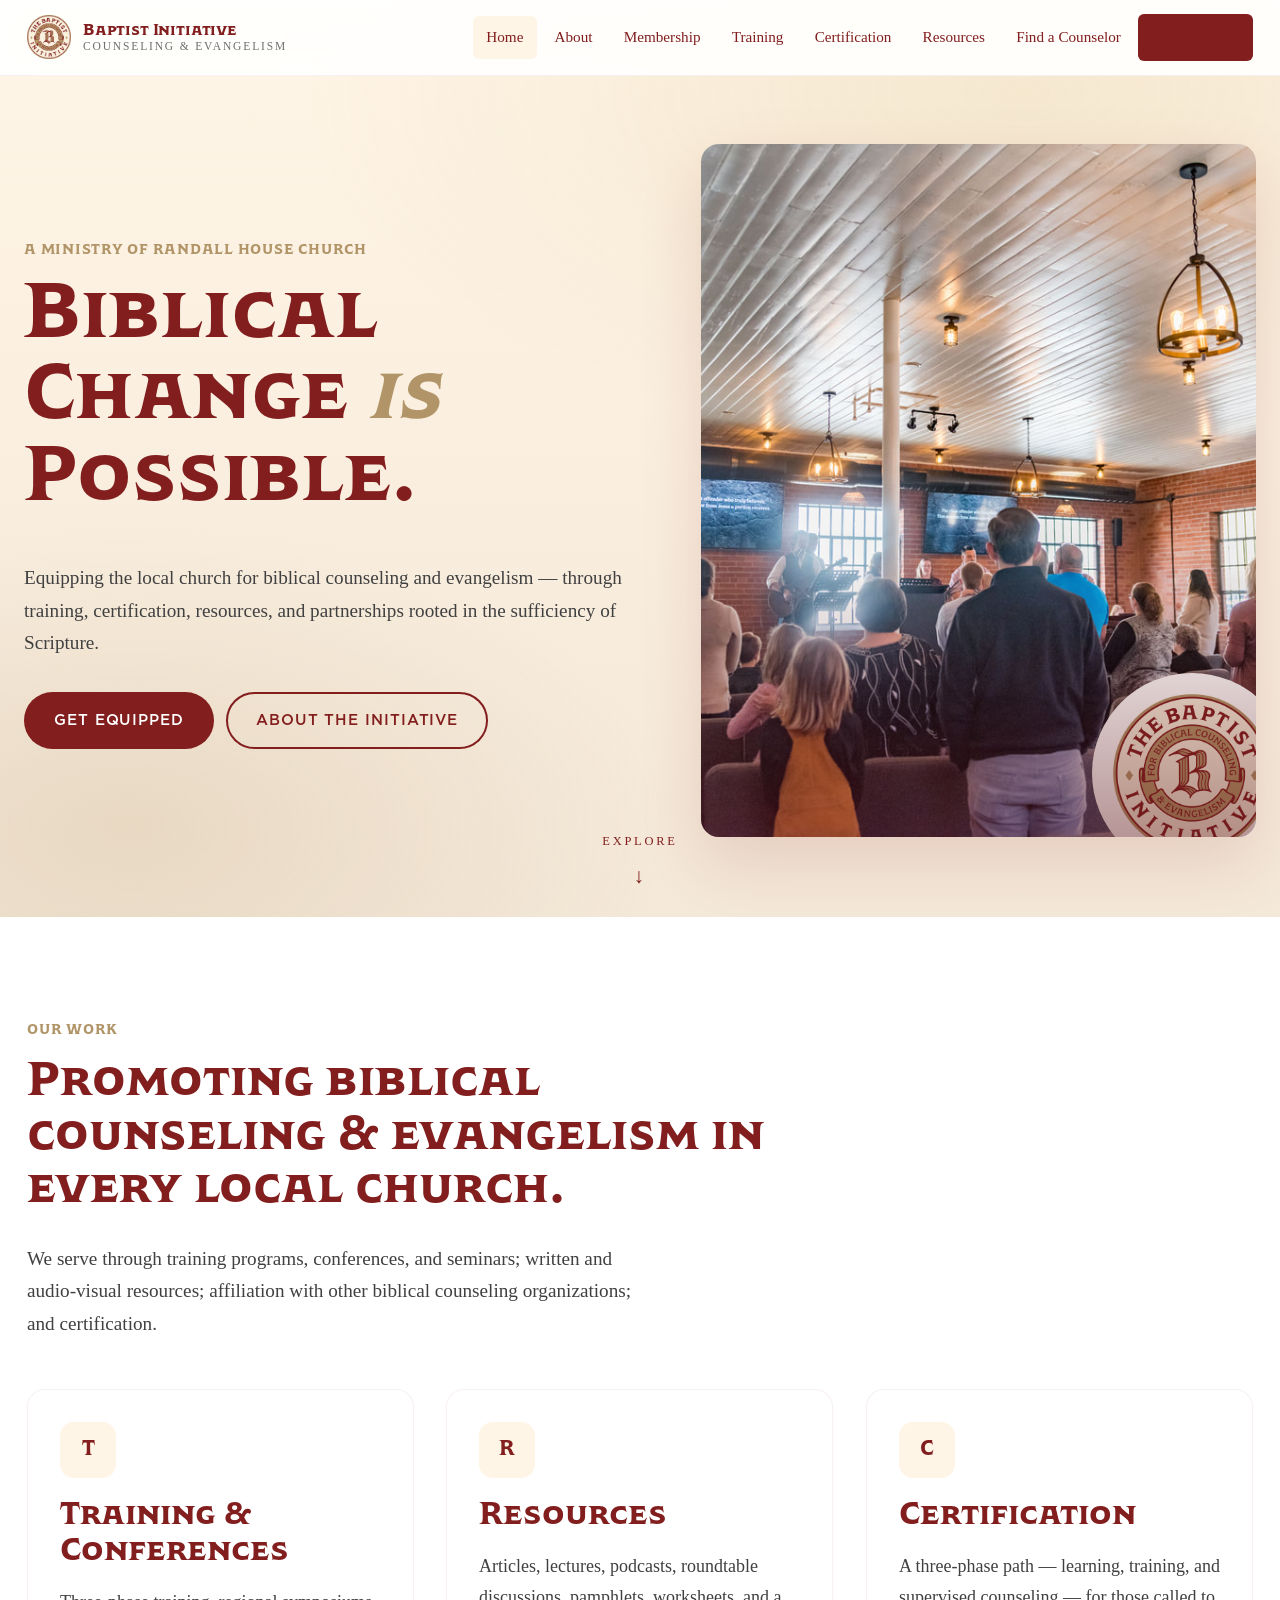
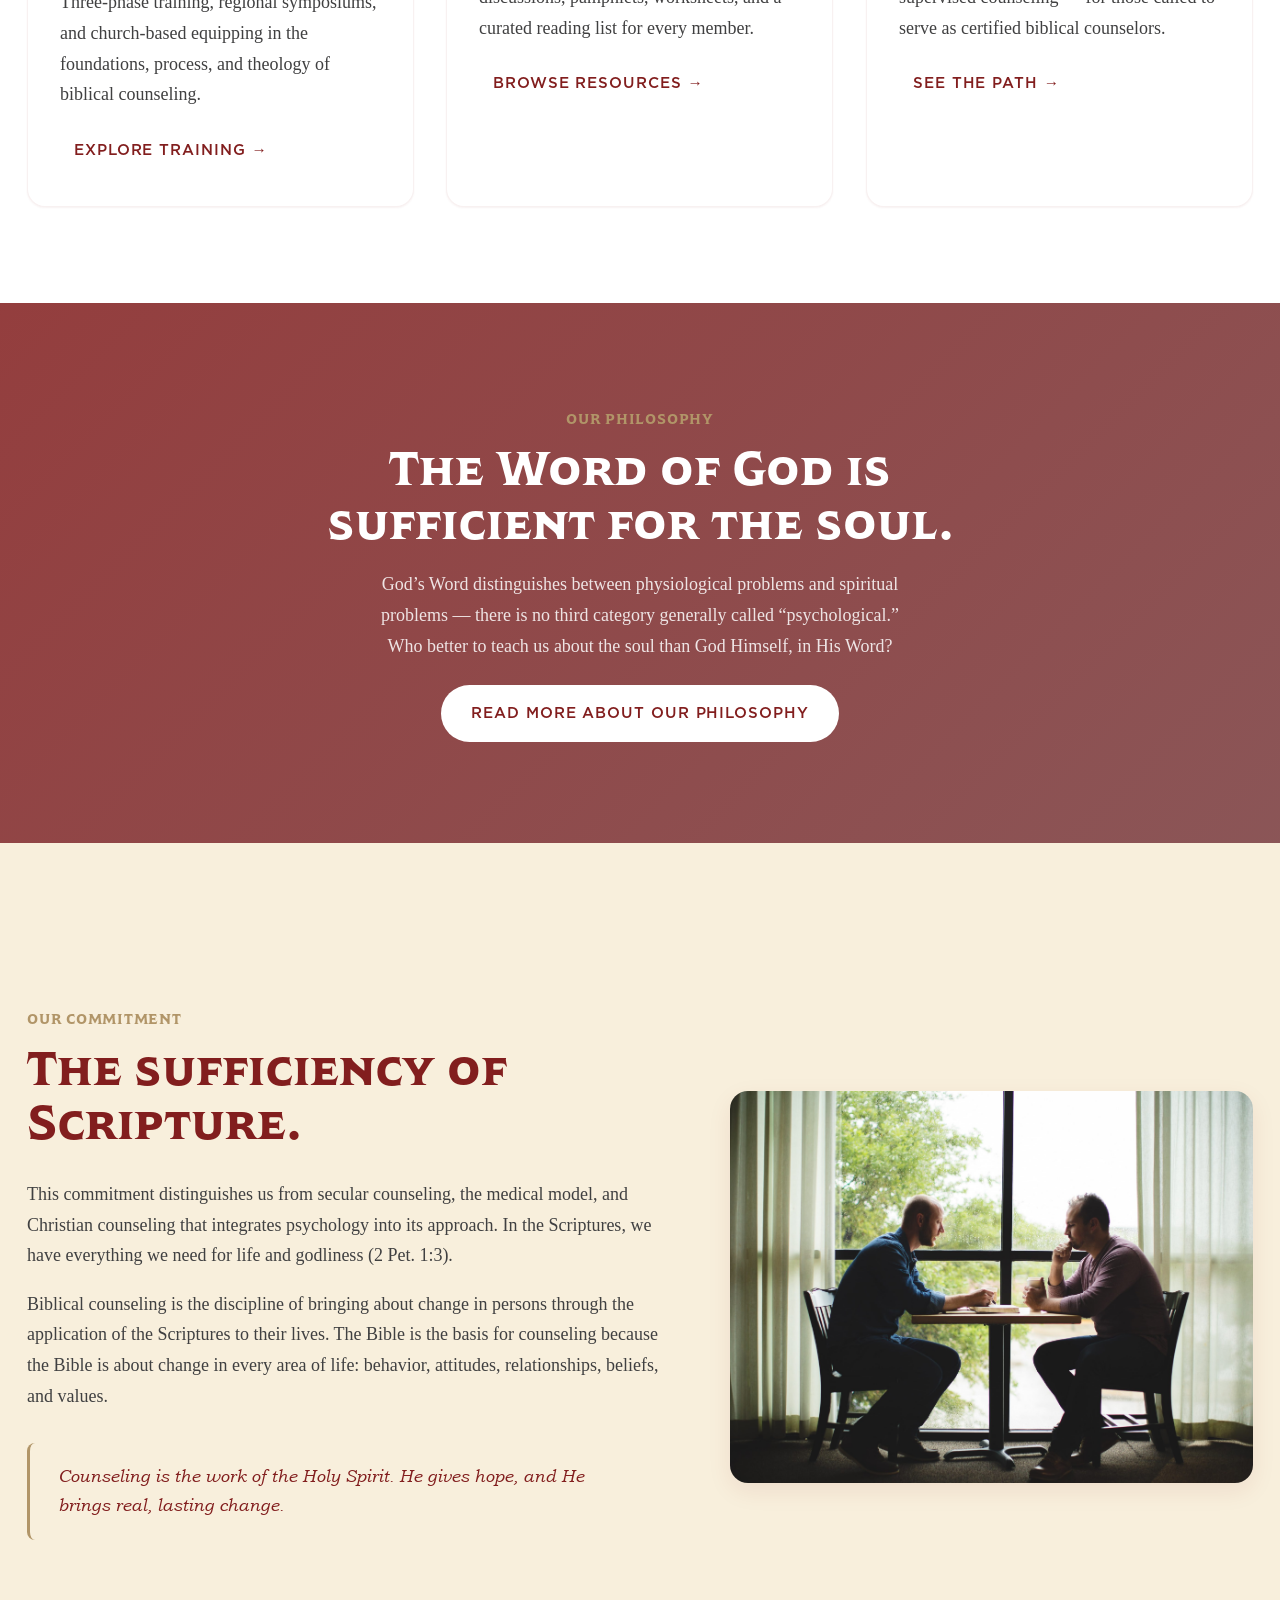
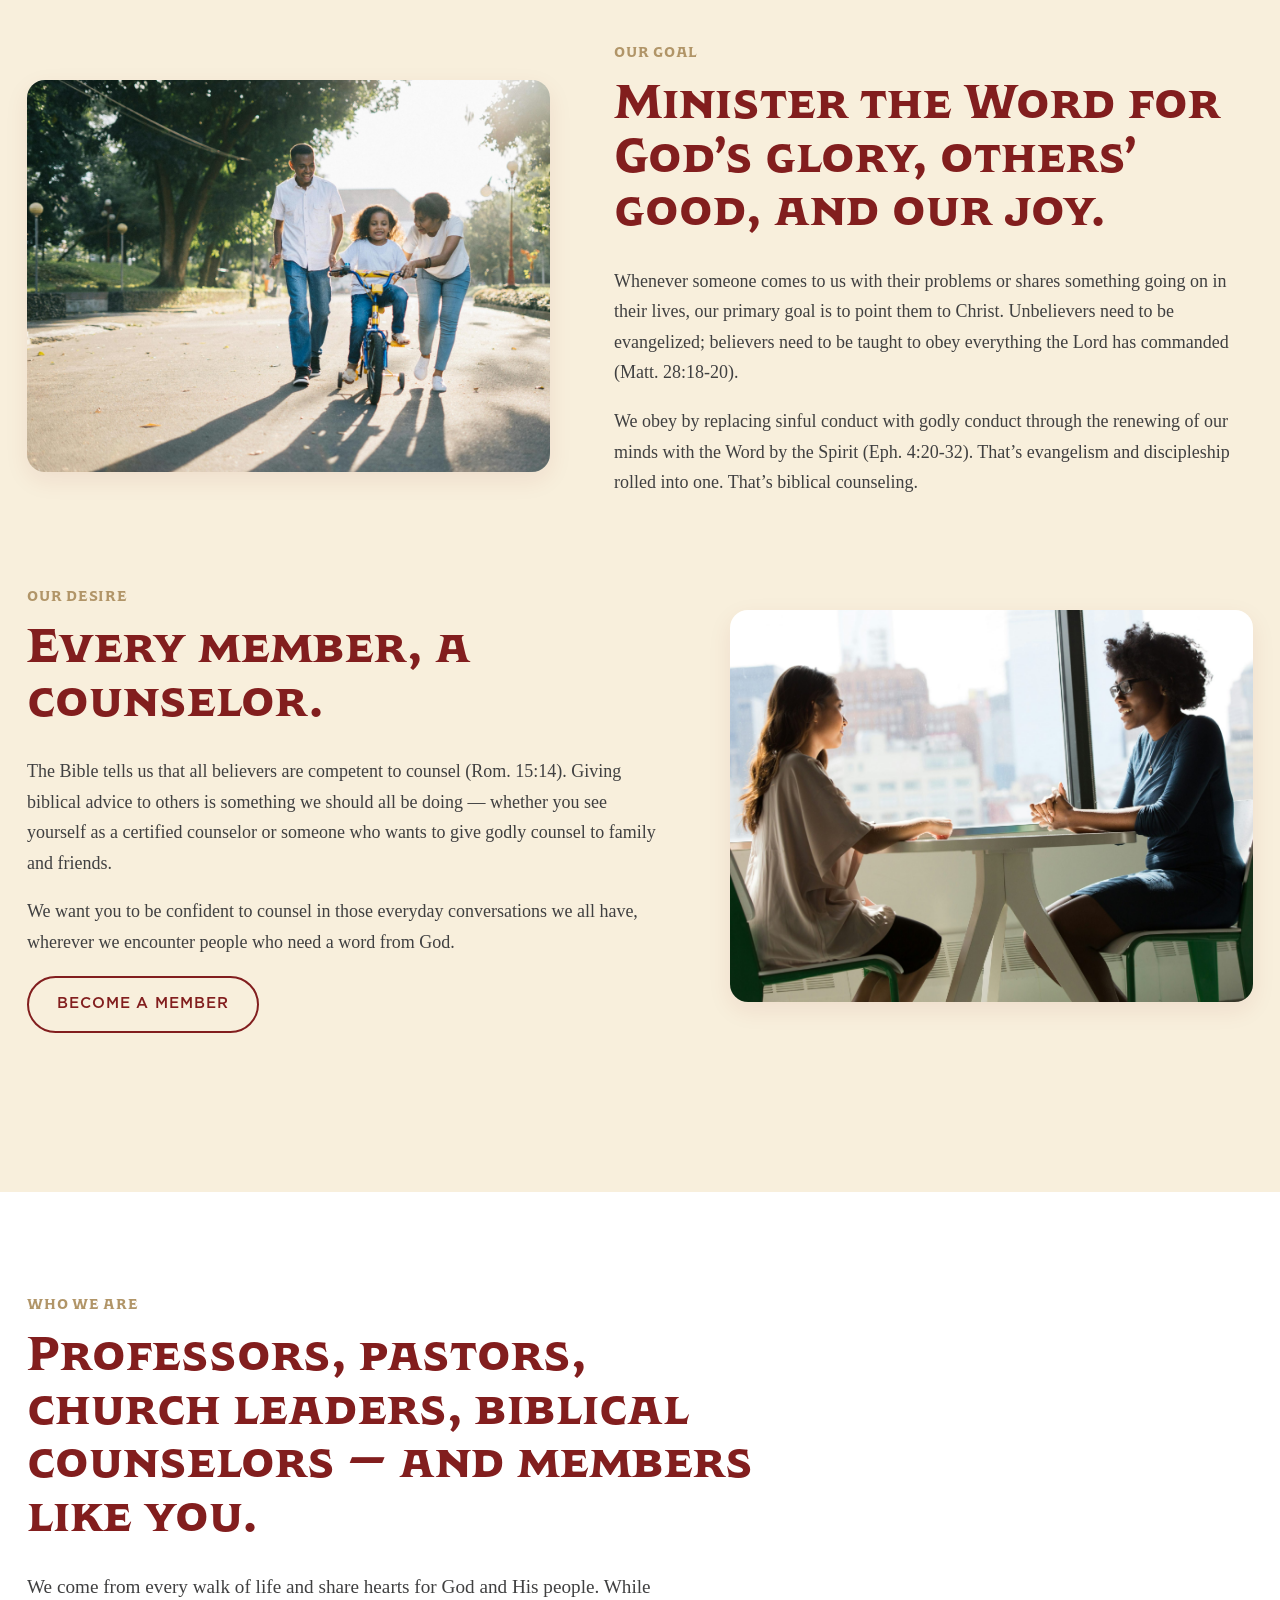
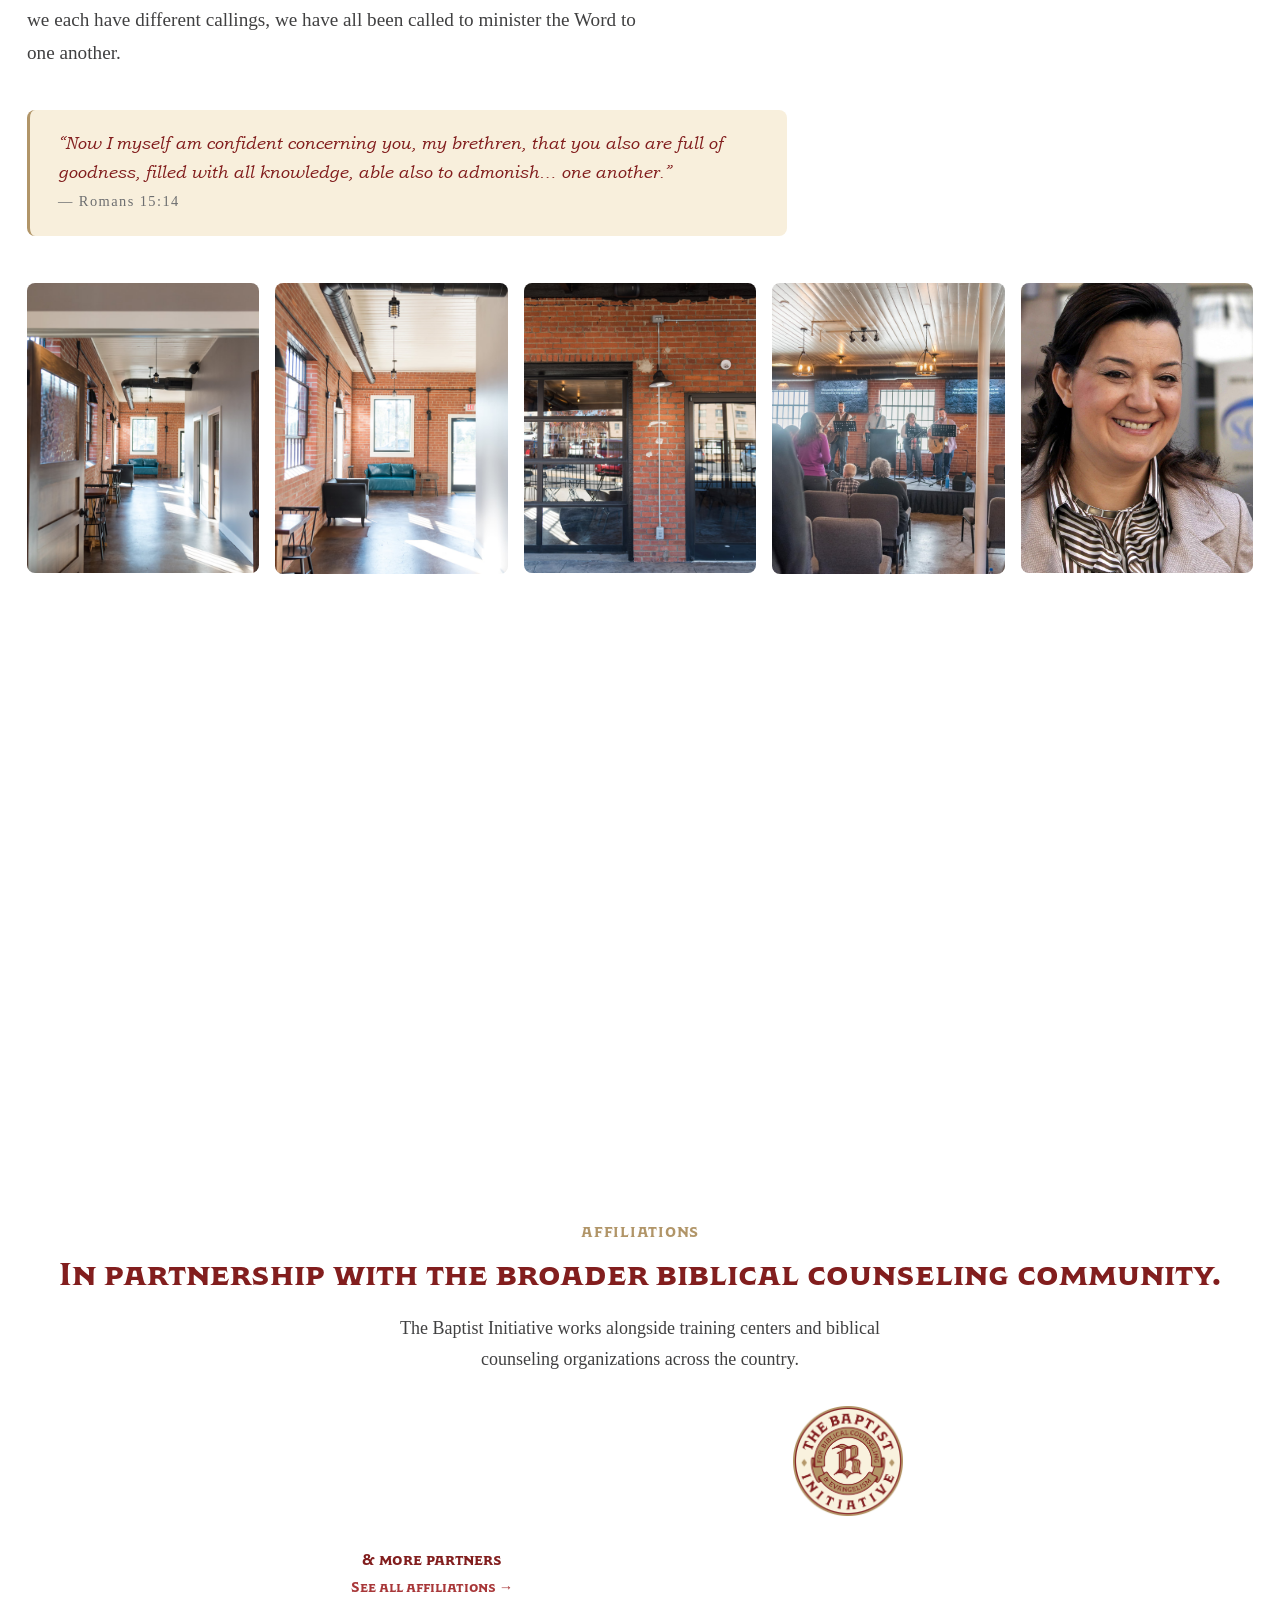
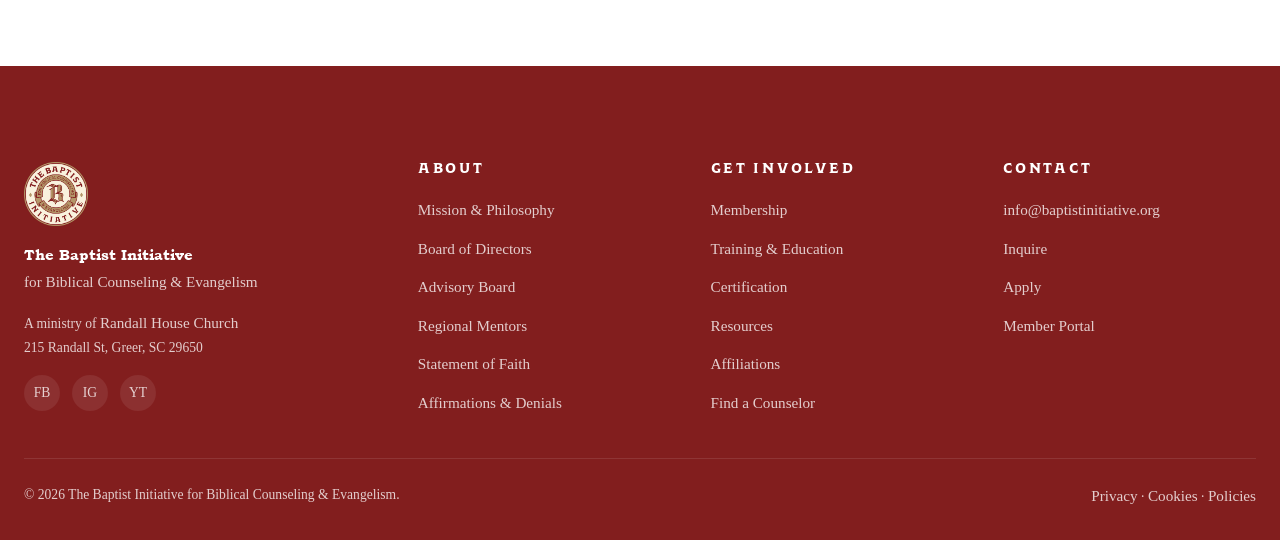
<file: index.html>
<!DOCTYPE html>
<html lang="en">
<head>
<meta charset="utf-8">
<meta name="viewport" content="width=device-width, initial-scale=1">
<title>The Baptist Initiative for Biblical Counseling &amp; Evangelism</title>
<meta name="description" content="The Baptist Initiative trains and equips believers for biblical counseling and evangelism through training, resources, certification, and church partnerships.">
<link rel="icon" type="image/png" href="/assets/logos/baptist-initiative-logo.png">
<link rel="stylesheet" href="/assets/css/main.css?v=2">
</head>
<body>

<!-- =========================================
     Navigation
     ========================================= -->
<header class="nav" id="site-nav">
  <div class="nav-inner">
    <a class="nav-brand" href="/" aria-label="Baptist Initiative home">
      <img src="/assets/logos/baptist-initiative-logo.png" alt="" width="44" height="44">
      <span class="nav-brand-text">
        <span class="nav-brand-title">Baptist Initiative</span>
        <span class="nav-brand-sub">Counseling &amp; Evangelism</span>
      </span>
    </a>
    <button class="nav-toggle" aria-label="Open menu" aria-expanded="false">
      <svg viewBox="0 0 24 24" fill="none" stroke="currentColor" stroke-width="2"><path d="M3 6h18M3 12h18M3 18h18"/></svg>
    </button>
    <nav>
      <ul class="nav-menu">
        <li><a href="/" class="is-current">Home</a></li>
        <li><a href="/about/">About</a></li>
        <li><a href="/membership/">Membership</a></li>
        <li><a href="/training/">Training</a></li>
        <li><a href="/certification/">Certification</a></li>
        <li><a href="/resources/">Resources</a></li>
        <li><a href="/find-a-counselor/">Find a Counselor</a></li>
        <li><a class="btn btn-primary nav-cta" href="/about/#contact">Contact</a></li>
      </ul>
    </nav>
  </div>
</header>

<!-- =========================================
     Hero
     ========================================= -->
<section class="hero">
  <div class="hero-inner">
    <div class="hero-copy reveal reveal-left">
      <span class="eyebrow">A ministry of Randall House Church</span>
      <h1>Biblical Change <span>is</span> Possible.</h1>
      <p class="lead">
        Equipping the local church for biblical counseling and evangelism &mdash; through training,
        certification, resources, and partnerships rooted in the sufficiency of Scripture.
      </p>
      <div class="hero-actions">
        <a class="btn btn-primary" href="/training/">Get Equipped</a>
        <a class="btn btn-outline" href="/about/">About the Initiative</a>
      </div>
    </div>
    <div class="hero-figure reveal reveal-right">
      <img src="/assets/img/rh-interior-1.jpg" alt="Inside Randall House">
      <div class="hero-mark" aria-hidden="true">
        <img src="/assets/logos/baptist-initiative-logo.png" alt="">
      </div>
    </div>
  </div>
  <div class="hero-scroll">Explore</div>
</section>

<!-- =========================================
     What We Do
     ========================================= -->
<section class="section">
  <div class="container">
    <div class="reveal" style="max-width: 760px; margin-bottom: 3rem;">
      <span class="eyebrow">Our Work</span>
      <h2>Promoting biblical counseling &amp; evangelism in every local church.</h2>
      <p class="lead">
        We serve through training programs, conferences, and seminars; written and audio-visual
        resources; affiliation with other biblical counseling organizations; and certification.
      </p>
    </div>

    <div class="grid grid-3">
      <div class="card reveal delay-1">
        <div class="card-icon">T</div>
        <h3>Training &amp; Conferences</h3>
        <p>Three-phase training, regional symposiums, and church-based equipping in the foundations, process, and theology of biblical counseling.</p>
        <a class="btn-ghost btn" href="/training/">Explore training &rarr;</a>
      </div>
      <div class="card reveal delay-2">
        <div class="card-icon">R</div>
        <h3>Resources</h3>
        <p>Articles, lectures, podcasts, roundtable discussions, pamphlets, worksheets, and a curated reading list for every member.</p>
        <a class="btn-ghost btn" href="/resources/">Browse resources &rarr;</a>
      </div>
      <div class="card reveal delay-3">
        <div class="card-icon">C</div>
        <h3>Certification</h3>
        <p>A three-phase path &mdash; learning, training, and supervised counseling &mdash; for those called to serve as certified biblical counselors.</p>
        <a class="btn-ghost btn" href="/certification/">See the path &rarr;</a>
      </div>
    </div>
  </div>
</section>

<!-- =========================================
     Philosophy parallax
     ========================================= -->
<section class="parallax" style="background-image: url('/assets/img/rh-1119-5.jpg');">
  <div class="reveal reveal-scale">
    <span class="eyebrow">Our Philosophy</span>
    <h2>The Word of God is sufficient for the soul.</h2>
    <p>
      God&rsquo;s Word distinguishes between physiological problems and spiritual problems &mdash; there is no third category
      generally called &ldquo;psychological.&rdquo; Who better to teach us about the soul than God Himself, in His Word?
    </p>
    <a class="btn btn-light" href="/about/#philosophy">Read more about our philosophy</a>
  </div>
</section>

<!-- =========================================
     Commitment / Goal / Desire — feature rows
     ========================================= -->
<section class="section section-cream">
  <div class="container">

    <div class="feature-row">
      <div class="reveal reveal-left">
        <span class="eyebrow">Our Commitment</span>
        <h2>The sufficiency of Scripture.</h2>
        <p>
          This commitment distinguishes us from secular counseling, the medical model, and Christian
          counseling that integrates psychology into its approach. In the Scriptures, we have everything
          we need for life and godliness (2 Pet. 1:3).
        </p>
        <p>
          Biblical counseling is the discipline of bringing about change in persons through the
          application of the Scriptures to their lives. The Bible is the basis for counseling because the
          Bible is about change in every area of life: behavior, attitudes, relationships, beliefs, and values.
        </p>
        <blockquote>
          Counseling is the work of the Holy Spirit. He gives hope, and He brings real, lasting change.
        </blockquote>
      </div>
      <div class="feature-figure reveal reveal-right">
        <img src="/assets/img/freely.jpg" alt="Hands holding an open Bible">
      </div>
    </div>

    <div class="feature-row reverse">
      <div class="reveal reveal-right">
        <span class="eyebrow">Our Goal</span>
        <h2>Minister the Word for God&rsquo;s glory, others&rsquo; good, and our joy.</h2>
        <p>
          Whenever someone comes to us with their problems or shares something going on in their lives,
          our primary goal is to point them to Christ. Unbelievers need to be evangelized; believers need
          to be taught to obey everything the Lord has commanded (Matt. 28:18-20).
        </p>
        <p>
          We obey by replacing sinful conduct with godly conduct through the renewing of our minds with
          the Word by the Spirit (Eph. 4:20-32). That&rsquo;s evangelism and discipleship rolled into one.
          That&rsquo;s biblical counseling.
        </p>
      </div>
      <div class="feature-figure reveal reveal-left">
        <img src="/assets/img/pexels-agung-pandit-wiguna.jpg" alt="Christians studying together">
      </div>
    </div>

    <div class="feature-row">
      <div class="reveal reveal-left">
        <span class="eyebrow">Our Desire</span>
        <h2>Every member, a counselor.</h2>
        <p>
          The Bible tells us that all believers are competent to counsel (Rom. 15:14). Giving biblical
          advice to others is something we should all be doing &mdash; whether you see yourself as a
          certified counselor or someone who wants to give godly counsel to family and friends.
        </p>
        <p>
          We want you to be confident to counsel in those everyday conversations we all have, wherever
          we encounter people who need a word from God.
        </p>
        <a class="btn btn-outline" href="/membership/">Become a Member</a>
      </div>
      <div class="feature-figure reveal reveal-right">
        <img src="/assets/img/christina-wocintechchat.jpg" alt="Two women in conversation">
      </div>
    </div>

  </div>
</section>

<!-- =========================================
     Who We Are
     ========================================= -->
<section class="section">
  <div class="container">
    <div class="reveal" style="max-width: 760px; margin-bottom: 2.5rem;">
      <span class="eyebrow">Who We Are</span>
      <h2>Professors, pastors, church leaders, biblical counselors &mdash; and members like you.</h2>
      <p class="lead">
        We come from every walk of life and share hearts for God and His people. While we each have
        different callings, we have all been called to minister the Word to one another.
      </p>
    </div>
    <blockquote class="reveal" style="max-width: 760px;">
      &ldquo;Now I myself am confident concerning you, my brethren, that you also are full of goodness, filled with all knowledge, able also to admonish&hellip; one another.&rdquo;
      <br><span style="font-style: normal; color: var(--color-muted); font-size: 0.9rem; letter-spacing: 0.1em;">&mdash; Romans 15:14</span>
    </blockquote>

    <div class="photo-strip reveal" style="margin-top: 3rem;">
      <img src="/assets/img/rh-1119-1.jpg" alt="">
      <img src="/assets/img/rh-1119-2.jpg" alt="">
      <img src="/assets/img/rh-1119-6.jpg" alt="">
      <img src="/assets/img/rh-1119-15.jpg" alt="">
      <img src="/assets/img/smiling-woman-suit.jpg" alt="">
    </div>
  </div>
</section>

<!-- =========================================
     CTA Band
     ========================================= -->
<section class="container">
  <div class="cta-band reveal">
    <h2>Ready to be equipped?</h2>
    <p>
      Whether you&rsquo;re seeking certification, looking to host training in your church, or wanting
      to grow personally as a counselor of God&rsquo;s people &mdash; we&rsquo;re here to serve you.
    </p>
    <div class="btn-row" style="justify-content: center;">
      <a class="btn btn-light" href="/training/">Start Training</a>
      <a class="btn" style="background: rgba(255,255,255,0.12); color:#fff; border:1px solid rgba(255,255,255,0.4);" href="/find-a-counselor/">Find a Counselor</a>
    </div>
  </div>
</section>

<!-- =========================================
     Affiliations strip
     ========================================= -->
<section class="section-tight">
  <div class="container center">
    <span class="eyebrow reveal">Affiliations</span>
    <h3 class="reveal">In partnership with the broader biblical counseling community.</h3>
    <p class="reveal" style="max-width: 60ch; margin: 0 auto 2rem;">
      The Baptist Initiative works alongside training centers and biblical counseling organizations across the country.
    </p>
    <div class="grid grid-3 reveal" style="max-width: 800px; margin: 0 auto; align-items: center;">
      <img src="/assets/logos/mark520.png" alt="Mark 5:20 Initiative" style="margin: 0 auto; max-height: 90px; object-fit: contain;">
      <img src="/assets/logos/baptist-initiative-logo.png" alt="Baptist Initiative" style="margin: 0 auto; max-height: 110px; object-fit: contain;">
      <div style="font-family: var(--font-display); color: var(--color-primary); font-size: 1rem;">
        &amp; more partners<br>
        <a href="/affiliations/" style="font-size: 0.9rem;">See all affiliations &rarr;</a>
      </div>
    </div>
  </div>
</section>

<!-- =========================================
     Footer
     ========================================= -->
<footer class="footer">
  <div class="footer-inner">
    <div class="footer-brand">
      <img src="/assets/logos/baptist-initiative-logo.png" alt="Baptist Initiative">
      <p><strong style="color:#fff;">The Baptist Initiative</strong><br>for Biblical Counseling &amp; Evangelism</p>
      <p style="font-size: 0.85rem;">A ministry of <a href="https://www.randallhousegreer.com" target="_blank" rel="noopener">Randall House Church</a><br>
      215 Randall St, Greer, SC 29650</p>
      <div class="footer-social" aria-label="Social media">
        <a href="https://facebook.com/" aria-label="Facebook">FB</a>
        <a href="https://instagram.com/" aria-label="Instagram">IG</a>
        <a href="https://youtube.com/" aria-label="YouTube">YT</a>
      </div>
    </div>
    <div>
      <h4>About</h4>
      <ul>
        <li><a href="/about/">Mission &amp; Philosophy</a></li>
        <li><a href="/about/board.html">Board of Directors</a></li>
        <li><a href="/about/advisory-board.html">Advisory Board</a></li>
        <li><a href="/about/regional-mentors.html">Regional Mentors</a></li>
        <li><a href="/about/statement-of-faith.html">Statement of Faith</a></li>
        <li><a href="/about/affirmations-denials.html">Affirmations &amp; Denials</a></li>
      </ul>
    </div>
    <div>
      <h4>Get Involved</h4>
      <ul>
        <li><a href="/membership/">Membership</a></li>
        <li><a href="/training/">Training &amp; Education</a></li>
        <li><a href="/certification/">Certification</a></li>
        <li><a href="/resources/">Resources</a></li>
        <li><a href="/affiliations/">Affiliations</a></li>
        <li><a href="/find-a-counselor/">Find a Counselor</a></li>
      </ul>
    </div>
    <div>
      <h4>Contact</h4>
      <ul>
        <li><a href="mailto:info@baptistinitiative.org">info@baptistinitiative.org</a></li>
        <li><a href="/about/#contact">Inquire</a></li>
        <li><a href="/about/#contact">Apply</a></li>
        <li><a href="#" target="_blank" rel="noopener">Member Portal</a></li>
      </ul>
    </div>
  </div>
  <div class="footer-bottom">
    <span>&copy; <span id="current-year">2026</span> The Baptist Initiative for Biblical Counseling &amp; Evangelism.</span>
    <span><a href="#">Privacy</a> &middot; <a href="#">Cookies</a> &middot; <a href="#">Policies</a></span>
  </div>
</footer>

<script src="/assets/js/main.js?v=2"></script>
</body>
</html>
</file>
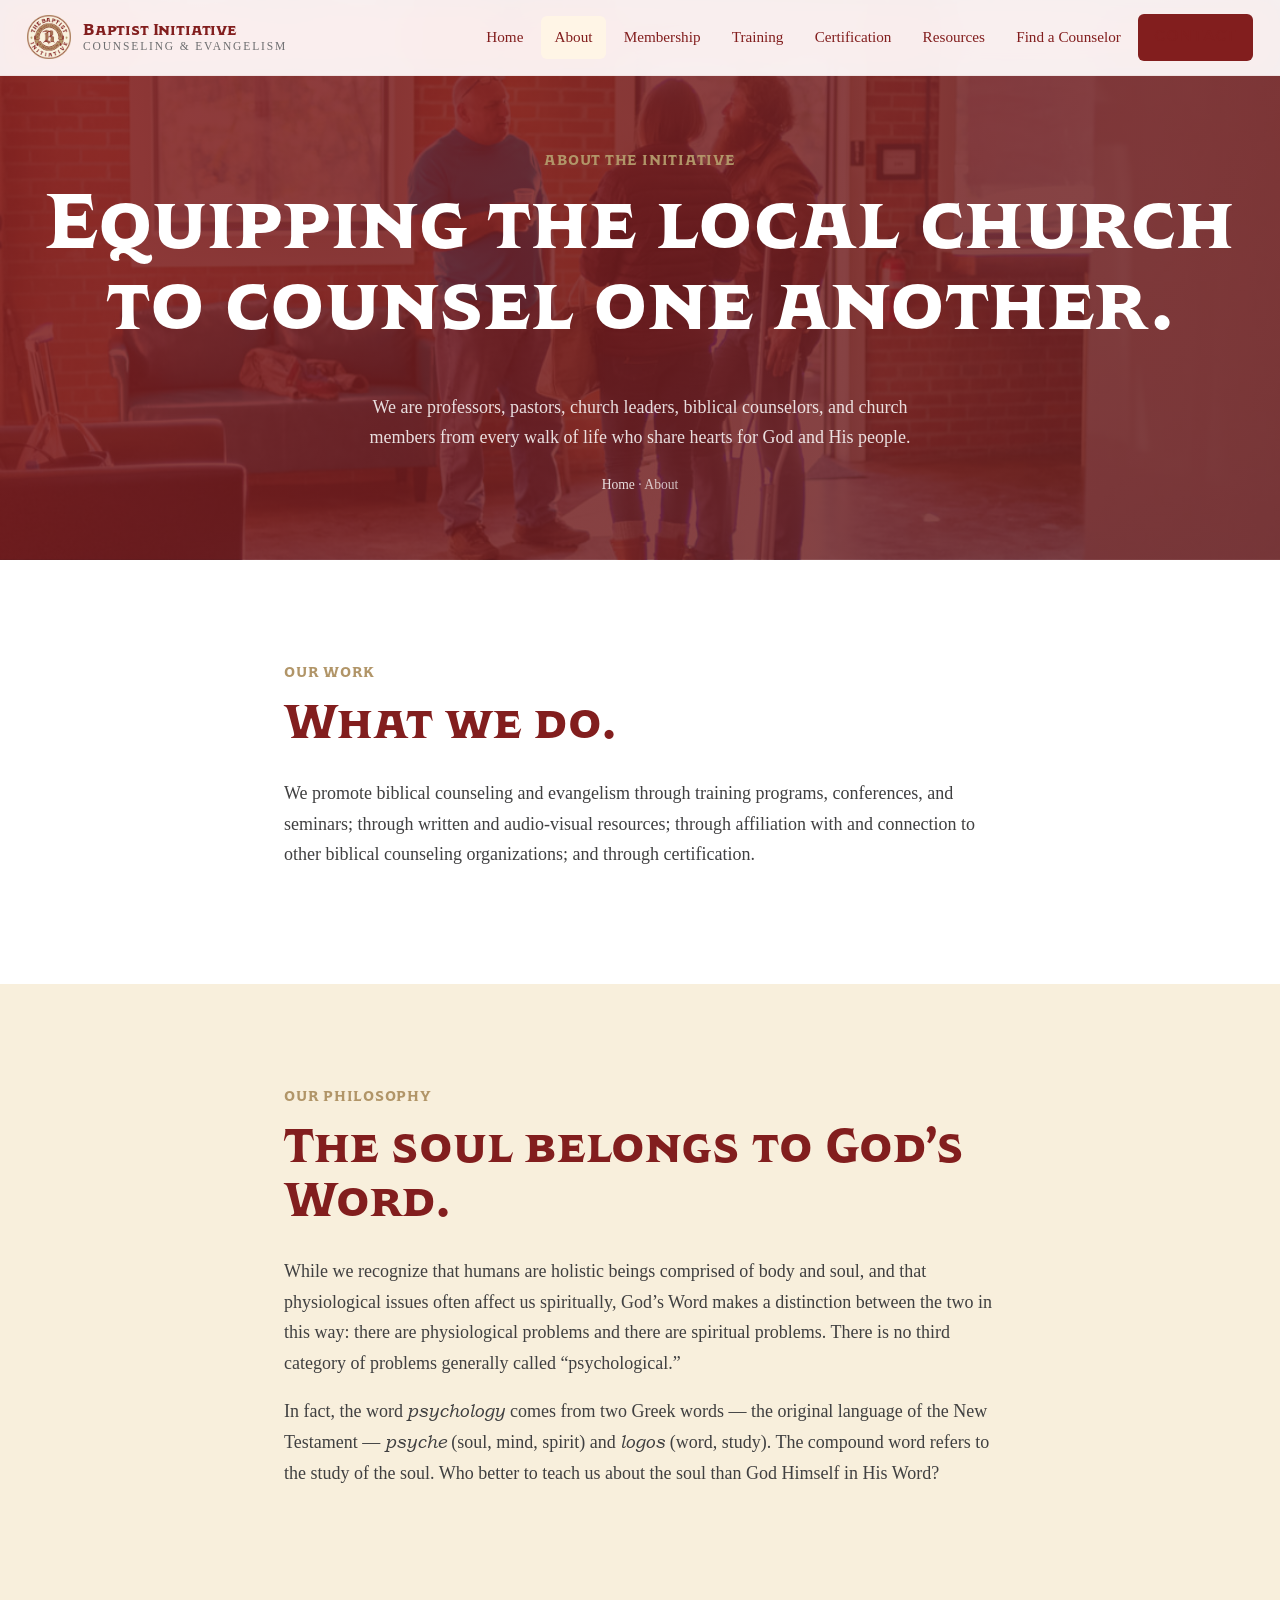
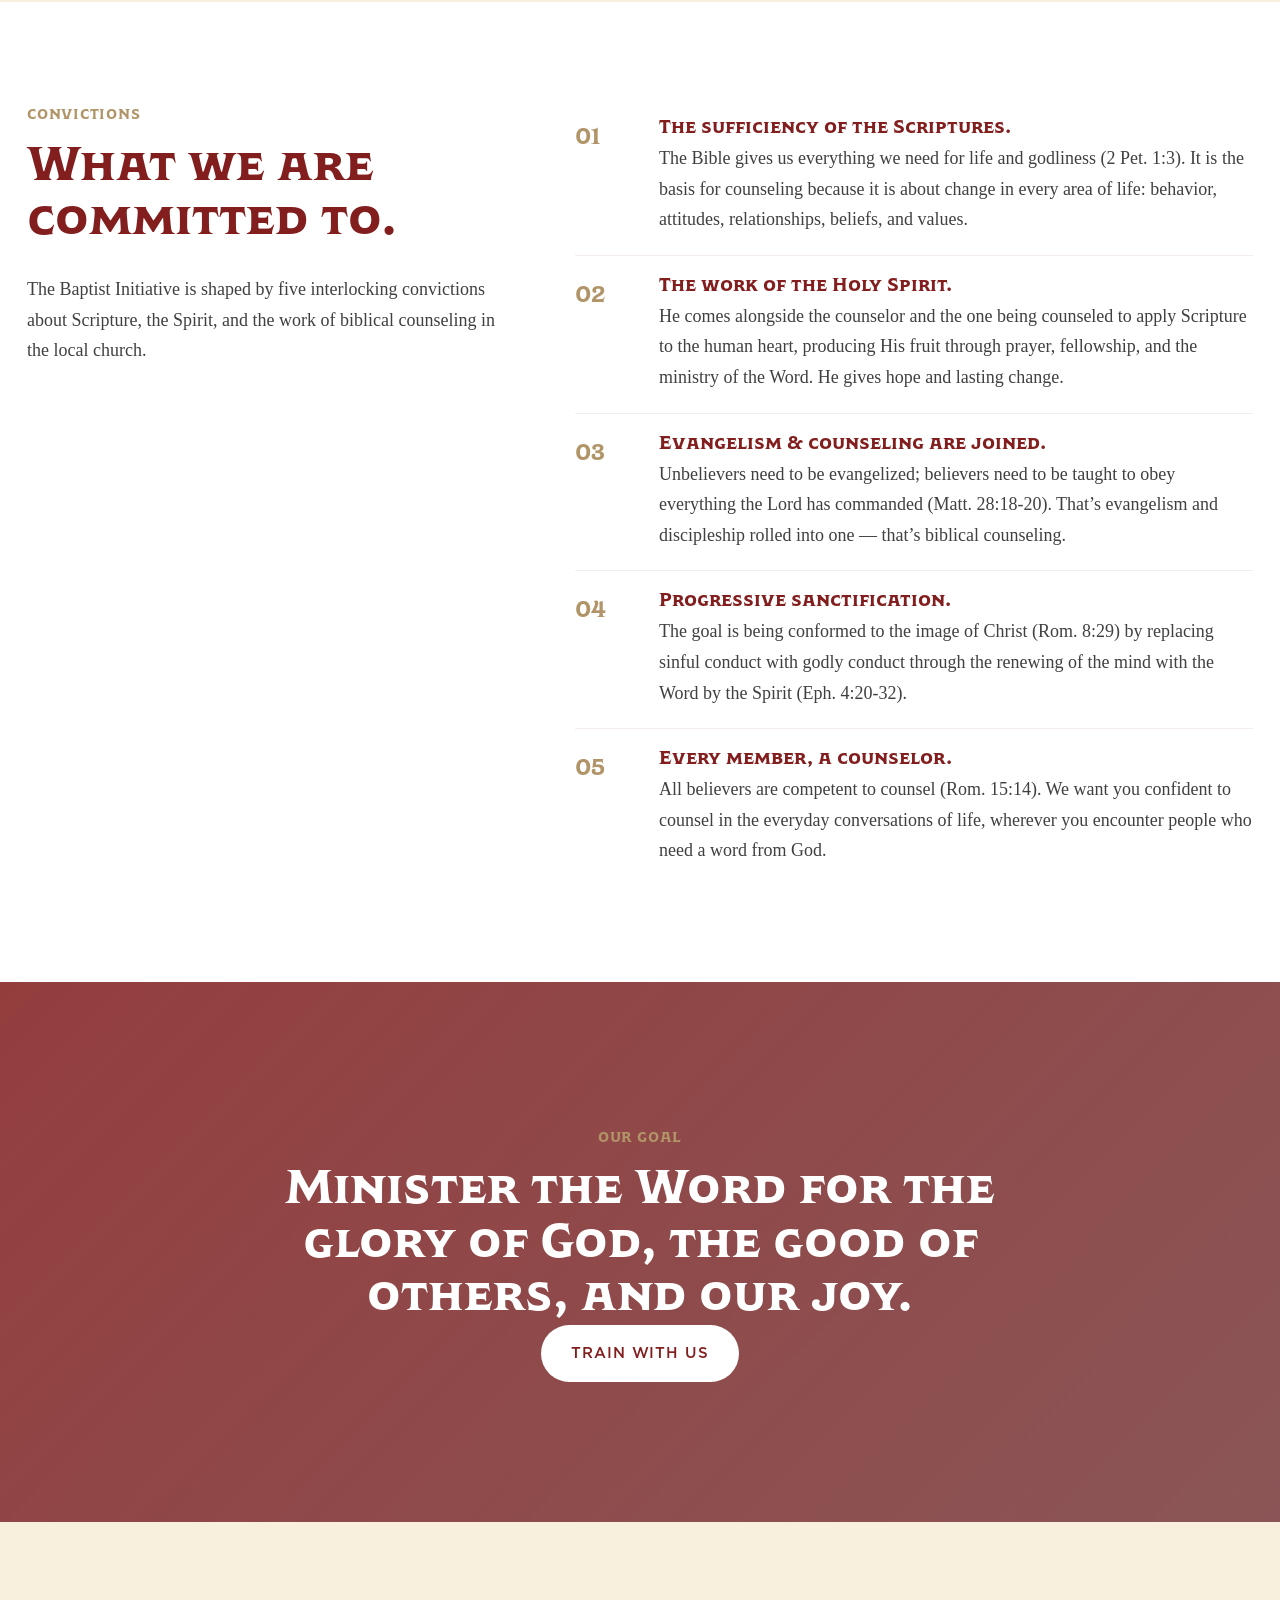
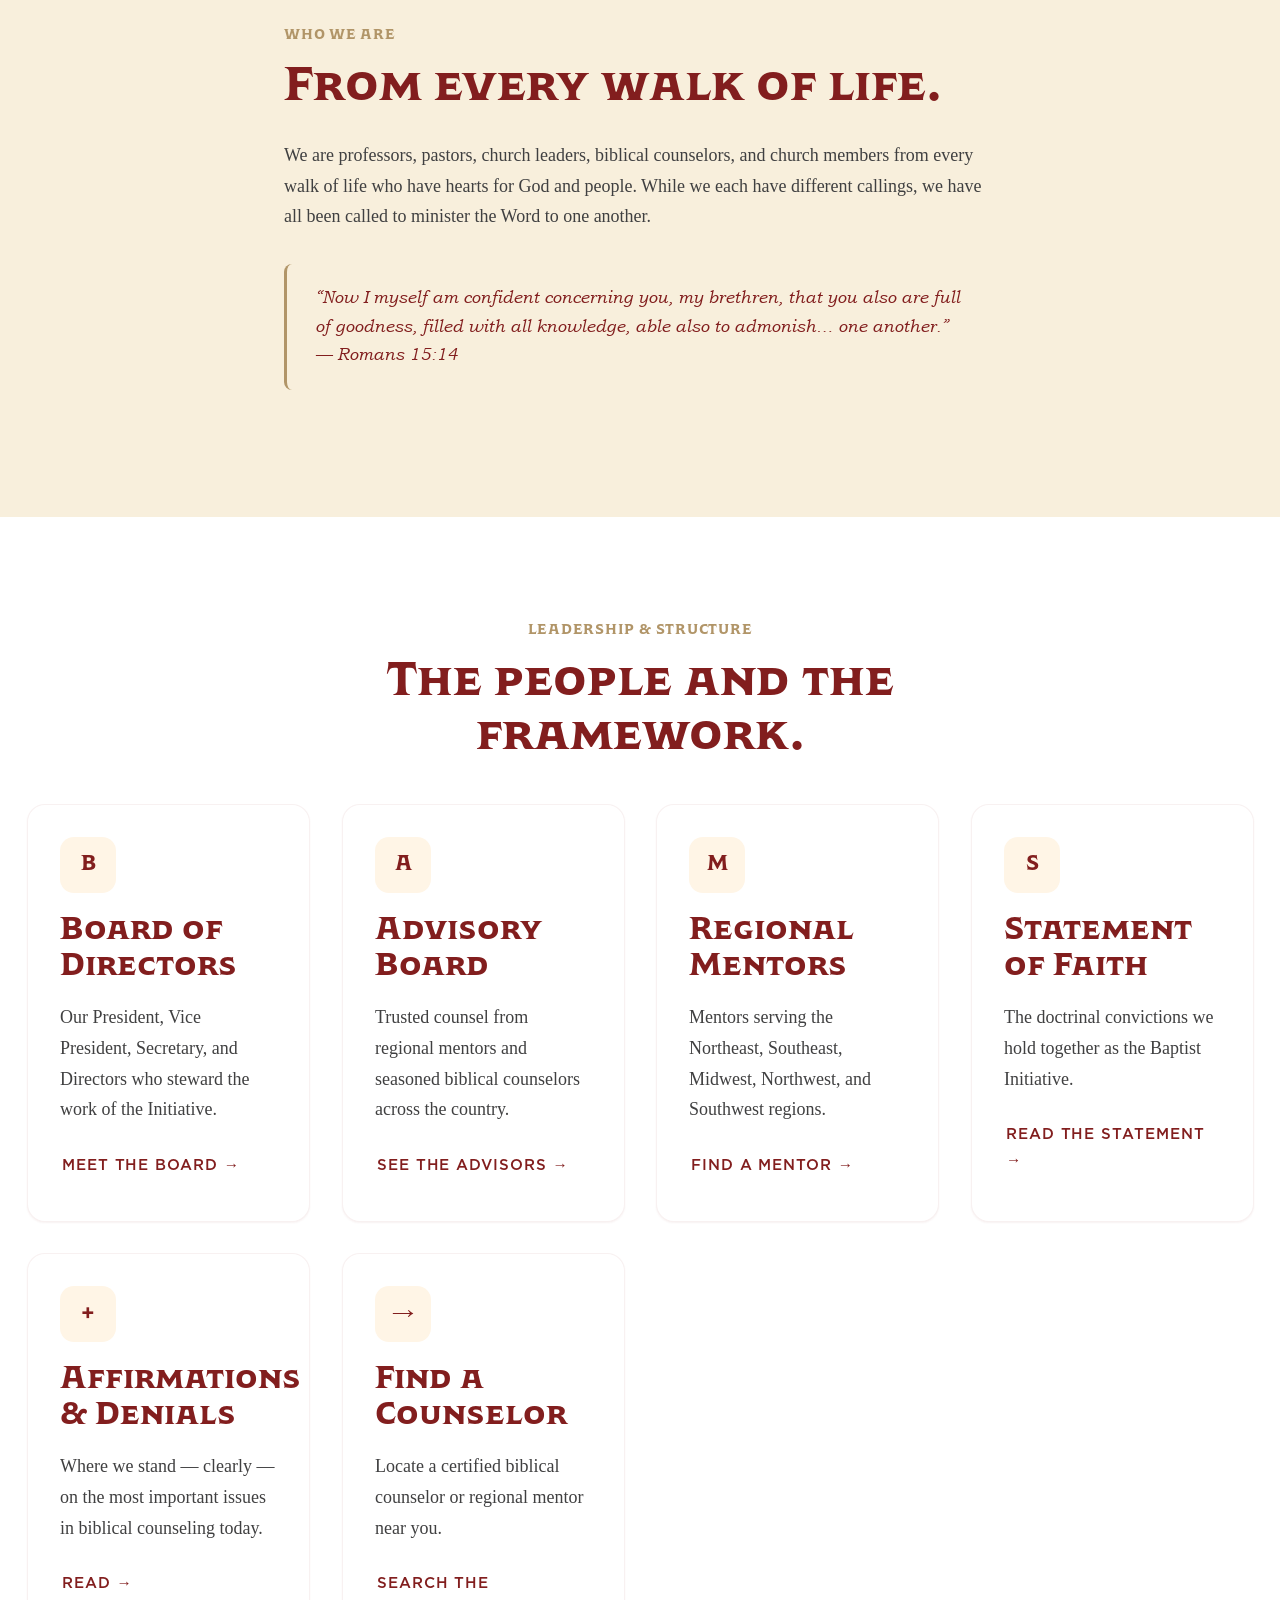
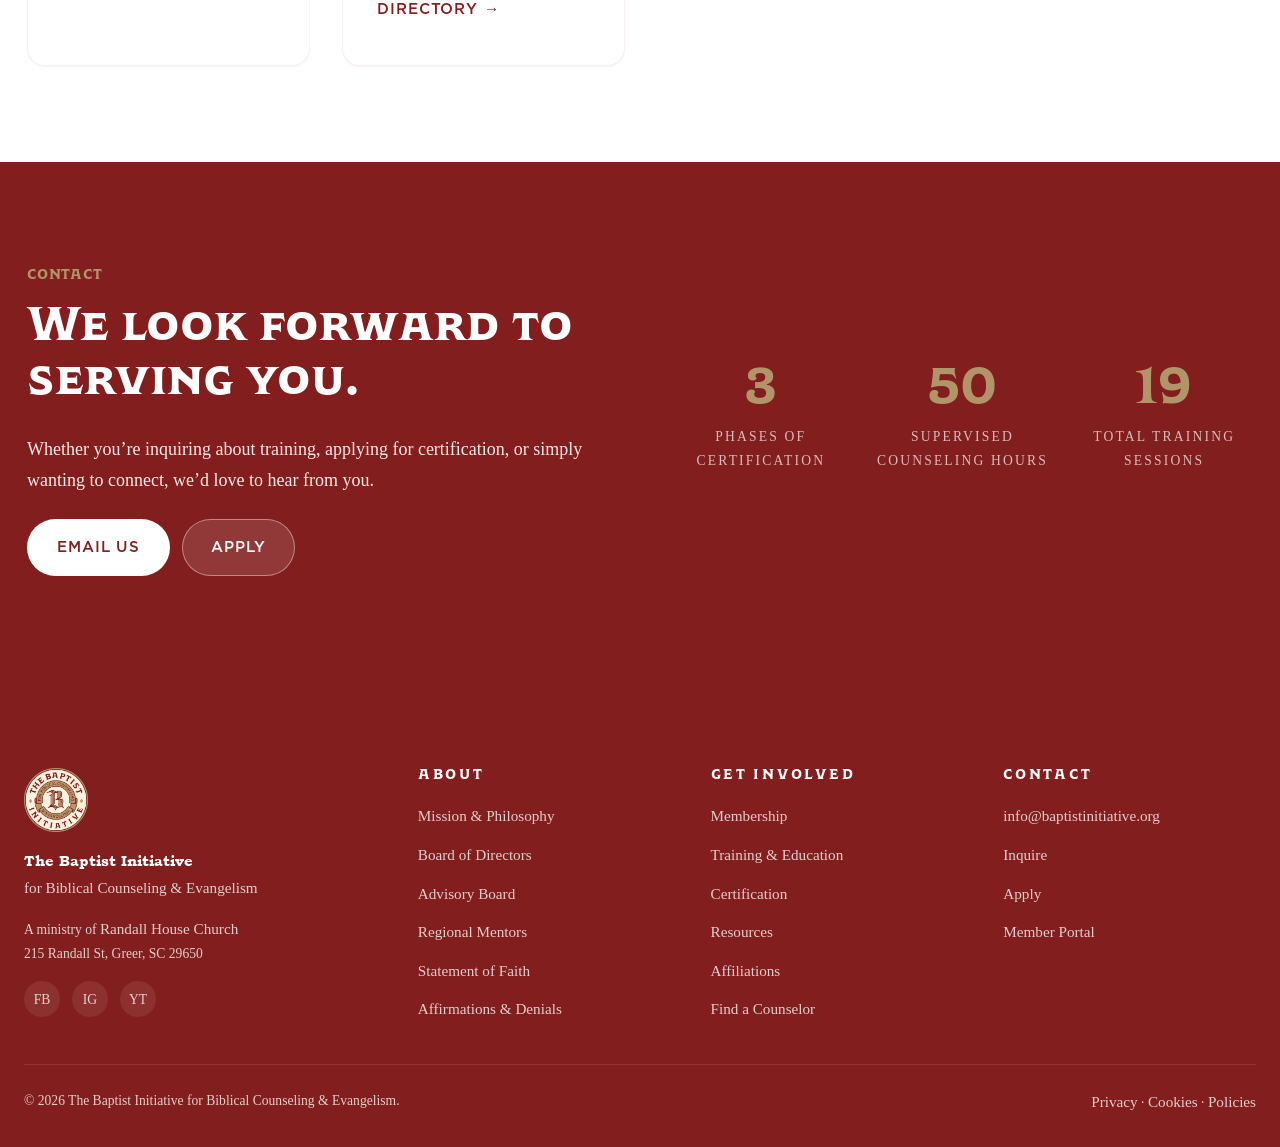
<file: about/index.html>
<!DOCTYPE html>
<html lang="en">
<head>
<meta charset="utf-8">
<meta name="viewport" content="width=device-width, initial-scale=1">
<title>About | The Baptist Initiative</title>
<meta name="description" content="The Baptist Initiative's mission, philosophy, commitment, goal, and desire — and the people behind it.">
<link rel="icon" type="image/png" href="/assets/logos/baptist-initiative-logo.png">
<link rel="stylesheet" href="/assets/css/main.css?v=2">
</head>
<body>

<header class="nav" id="site-nav">
  <div class="nav-inner">
    <a class="nav-brand" href="/"><img src="/assets/logos/baptist-initiative-logo.png" alt="" width="44" height="44"><span class="nav-brand-text"><span class="nav-brand-title">Baptist Initiative</span><span class="nav-brand-sub">Counseling &amp; Evangelism</span></span></a>
    <button class="nav-toggle" aria-label="Open menu" aria-expanded="false"><svg viewBox="0 0 24 24" fill="none" stroke="currentColor" stroke-width="2"><path d="M3 6h18M3 12h18M3 18h18"/></svg></button>
    <nav><ul class="nav-menu">
      <li><a href="/">Home</a></li>
      <li><a href="/about/" class="is-current">About</a></li>
      <li><a href="/membership/">Membership</a></li>
      <li><a href="/training/">Training</a></li>
      <li><a href="/certification/">Certification</a></li>
      <li><a href="/resources/">Resources</a></li>
      <li><a href="/find-a-counselor/">Find a Counselor</a></li>
      <li><a class="btn btn-primary nav-cta" href="#contact">Contact</a></li>
    </ul></nav>
  </div>
</header>

<section class="page-header" style="--header-image: url('/assets/img/rh-interior-2.jpg');">
  <span class="eyebrow">About the Initiative</span>
  <h1>Equipping the local church to counsel one another.</h1>
  <p>We are professors, pastors, church leaders, biblical counselors, and church members from every walk of life who share hearts for God and His people.</p>
  <div class="breadcrumbs"><a href="/">Home</a> &middot; About</div>
</section>

<!-- Mission & Philosophy intro -->
<section class="section">
  <div class="container-narrow">
    <div class="reveal">
      <span class="eyebrow">Our Work</span>
      <h2>What we do.</h2>
      <p>
        We promote biblical counseling and evangelism through training programs, conferences, and seminars;
        through written and audio-visual resources; through affiliation with and connection to other biblical
        counseling organizations; and through certification.
      </p>
    </div>
  </div>
</section>

<section id="philosophy" class="section section-cream">
  <div class="container-narrow">
    <div class="reveal">
      <span class="eyebrow">Our Philosophy</span>
      <h2>The soul belongs to God&rsquo;s Word.</h2>
      <p>
        While we recognize that humans are holistic beings comprised of body and soul, and that physiological
        issues often affect us spiritually, God&rsquo;s Word makes a distinction between the two in this way:
        there are physiological problems and there are spiritual problems. There is no third category of
        problems generally called &ldquo;psychological.&rdquo;
      </p>
      <p>
        In fact, the word <em>psychology</em> comes from two Greek words &mdash; the original language of the
        New Testament &mdash; <em>psyche</em> (soul, mind, spirit) and <em>logos</em> (word, study). The
        compound word refers to the study of the soul. Who better to teach us about the soul than God Himself
        in His Word?
      </p>
    </div>
  </div>
</section>

<!-- Commitment, Goal, Desire as pillars -->
<section class="section">
  <div class="container">
    <div class="grid" style="grid-template-columns: 1fr 1.4fr; gap: 4rem; align-items: start;">
      <div class="reveal reveal-left" style="position: sticky; top: 110px;">
        <span class="eyebrow">Convictions</span>
        <h2>What we are committed to.</h2>
        <p>The Baptist Initiative is shaped by five interlocking convictions about Scripture, the Spirit, and the work of biblical counseling in the local church.</p>
      </div>
      <div class="pillars reveal reveal-right">
        <div class="pillar">
          <div>
            <h3>The sufficiency of the Scriptures.</h3>
            <p>The Bible gives us everything we need for life and godliness (2 Pet. 1:3). It is the basis for counseling because it is about change in every area of life: behavior, attitudes, relationships, beliefs, and values.</p>
          </div>
        </div>
        <div class="pillar">
          <div>
            <h3>The work of the Holy Spirit.</h3>
            <p>He comes alongside the counselor and the one being counseled to apply Scripture to the human heart, producing His fruit through prayer, fellowship, and the ministry of the Word. He gives hope and lasting change.</p>
          </div>
        </div>
        <div class="pillar">
          <div>
            <h3>Evangelism &amp; counseling are joined.</h3>
            <p>Unbelievers need to be evangelized; believers need to be taught to obey everything the Lord has commanded (Matt. 28:18-20). That&rsquo;s evangelism and discipleship rolled into one &mdash; that&rsquo;s biblical counseling.</p>
          </div>
        </div>
        <div class="pillar">
          <div>
            <h3>Progressive sanctification.</h3>
            <p>The goal is being conformed to the image of Christ (Rom. 8:29) by replacing sinful conduct with godly conduct through the renewing of the mind with the Word by the Spirit (Eph. 4:20-32).</p>
          </div>
        </div>
        <div class="pillar">
          <div>
            <h3>Every member, a counselor.</h3>
            <p>All believers are competent to counsel (Rom. 15:14). We want you confident to counsel in the everyday conversations of life, wherever you encounter people who need a word from God.</p>
          </div>
        </div>
      </div>
    </div>
  </div>
</section>

<section class="parallax" style="background-image: url('/assets/img/rh-1119-6.jpg');">
  <div class="reveal reveal-scale">
    <span class="eyebrow">Our Goal</span>
    <h2>Minister the Word for the glory of God, the good of others, and our joy.</h2>
    <a class="btn btn-light" href="/training/">Train with Us</a>
  </div>
</section>

<!-- Who We Are -->
<section class="section section-cream">
  <div class="container-narrow">
    <div class="reveal">
      <span class="eyebrow">Who We Are</span>
      <h2>From every walk of life.</h2>
      <p>
        We are professors, pastors, church leaders, biblical counselors, and church members from every walk
        of life who have hearts for God and people. While we each have different callings, we have all been
        called to minister the Word to one another.
      </p>
      <blockquote>
        &ldquo;Now I myself am confident concerning you, my brethren, that you also are full of goodness,
        filled with all knowledge, able also to admonish&hellip; one another.&rdquo; &mdash; Romans 15:14
      </blockquote>
    </div>
  </div>
</section>

<!-- Leadership / Sub-pages cards -->
<section class="section">
  <div class="container">
    <div class="reveal center" style="max-width: 700px; margin: 0 auto 2.5rem;">
      <span class="eyebrow">Leadership &amp; Structure</span>
      <h2>The people and the framework.</h2>
    </div>
    <div class="grid grid-3">
      <a class="card reveal delay-1" href="/about/board.html" style="text-decoration:none; color:inherit;">
        <div class="card-icon">B</div>
        <h3>Board of Directors</h3>
        <p>Our President, Vice President, Secretary, and Directors who steward the work of the Initiative.</p>
        <span class="btn-ghost btn" style="padding-left:0;">Meet the Board &rarr;</span>
      </a>
      <a class="card reveal delay-2" href="/about/advisory-board.html" style="text-decoration:none; color:inherit;">
        <div class="card-icon">A</div>
        <h3>Advisory Board</h3>
        <p>Trusted counsel from regional mentors and seasoned biblical counselors across the country.</p>
        <span class="btn-ghost btn" style="padding-left:0;">See the Advisors &rarr;</span>
      </a>
      <a class="card reveal delay-3" href="/about/regional-mentors.html" style="text-decoration:none; color:inherit;">
        <div class="card-icon">M</div>
        <h3>Regional Mentors</h3>
        <p>Mentors serving the Northeast, Southeast, Midwest, Northwest, and Southwest regions.</p>
        <span class="btn-ghost btn" style="padding-left:0;">Find a Mentor &rarr;</span>
      </a>
      <a class="card reveal delay-1" href="/about/statement-of-faith.html" style="text-decoration:none; color:inherit;">
        <div class="card-icon">S</div>
        <h3>Statement of Faith</h3>
        <p>The doctrinal convictions we hold together as the Baptist Initiative.</p>
        <span class="btn-ghost btn" style="padding-left:0;">Read the Statement &rarr;</span>
      </a>
      <a class="card reveal delay-2" href="/about/affirmations-denials.html" style="text-decoration:none; color:inherit;">
        <div class="card-icon">&plus;</div>
        <h3>Affirmations &amp; Denials</h3>
        <p>Where we stand &mdash; clearly &mdash; on the most important issues in biblical counseling today.</p>
        <span class="btn-ghost btn" style="padding-left:0;">Read &rarr;</span>
      </a>
      <a class="card reveal delay-3" href="/find-a-counselor/" style="text-decoration:none; color:inherit;">
        <div class="card-icon">&rarr;</div>
        <h3>Find a Counselor</h3>
        <p>Locate a certified biblical counselor or regional mentor near you.</p>
        <span class="btn-ghost btn" style="padding-left:0;">Search the Directory &rarr;</span>
      </a>
    </div>
  </div>
</section>

<!-- Contact -->
<section id="contact" class="section section-primary">
  <div class="container">
    <div class="grid" style="grid-template-columns: 1fr 1fr; gap: 4rem; align-items: center;">
      <div class="reveal reveal-left">
        <span class="eyebrow">Contact</span>
        <h2 style="color:#fff;">We look forward to serving you.</h2>
        <p>Whether you&rsquo;re inquiring about training, applying for certification, or simply wanting to connect, we&rsquo;d love to hear from you.</p>
        <div class="btn-row" style="margin-top: 1.5rem;">
          <a class="btn btn-light" href="mailto:info@baptistinitiative.org">Email Us</a>
          <a class="btn" style="background: rgba(255,255,255,0.12); color:#fff; border:1px solid rgba(255,255,255,0.4);" href="/membership/">Apply</a>
        </div>
      </div>
      <div class="reveal reveal-right stats">
        <div>
          <div class="stat-num">3</div>
          <div class="stat-label">Phases of Certification</div>
        </div>
        <div>
          <div class="stat-num">50</div>
          <div class="stat-label">Supervised Counseling Hours</div>
        </div>
        <div>
          <div class="stat-num">19</div>
          <div class="stat-label">Total Training Sessions</div>
        </div>
      </div>
    </div>
  </div>
</section>

<footer class="footer">
  <div class="footer-inner">
    <div class="footer-brand"><img src="/assets/logos/baptist-initiative-logo.png" alt=""><p><strong style="color:#fff;">The Baptist Initiative</strong><br>for Biblical Counseling &amp; Evangelism</p><p style="font-size:0.85rem;">A ministry of <a href="https://www.randallhousegreer.com" target="_blank" rel="noopener">Randall House Church</a><br>215 Randall St, Greer, SC 29650</p><div class="footer-social"><a href="https://facebook.com/" aria-label="Facebook">FB</a><a href="https://instagram.com/" aria-label="Instagram">IG</a><a href="https://youtube.com/" aria-label="YouTube">YT</a></div></div>
    <div><h4>About</h4><ul><li><a href="/about/">Mission &amp; Philosophy</a></li><li><a href="/about/board.html">Board of Directors</a></li><li><a href="/about/advisory-board.html">Advisory Board</a></li><li><a href="/about/regional-mentors.html">Regional Mentors</a></li><li><a href="/about/statement-of-faith.html">Statement of Faith</a></li><li><a href="/about/affirmations-denials.html">Affirmations &amp; Denials</a></li></ul></div>
    <div><h4>Get Involved</h4><ul><li><a href="/membership/">Membership</a></li><li><a href="/training/">Training &amp; Education</a></li><li><a href="/certification/">Certification</a></li><li><a href="/resources/">Resources</a></li><li><a href="/affiliations/">Affiliations</a></li><li><a href="/find-a-counselor/">Find a Counselor</a></li></ul></div>
    <div><h4>Contact</h4><ul><li><a href="mailto:info@baptistinitiative.org">info@baptistinitiative.org</a></li><li><a href="/about/#contact">Inquire</a></li><li><a href="/about/#contact">Apply</a></li><li><a href="#">Member Portal</a></li></ul></div>
  </div>
  <div class="footer-bottom"><span>&copy; <span id="current-year">2026</span> The Baptist Initiative for Biblical Counseling &amp; Evangelism.</span><span><a href="#">Privacy</a> &middot; <a href="#">Cookies</a> &middot; <a href="#">Policies</a></span></div>
</footer>
<script src="/assets/js/main.js?v=2"></script>
</body>
</html>
</file>
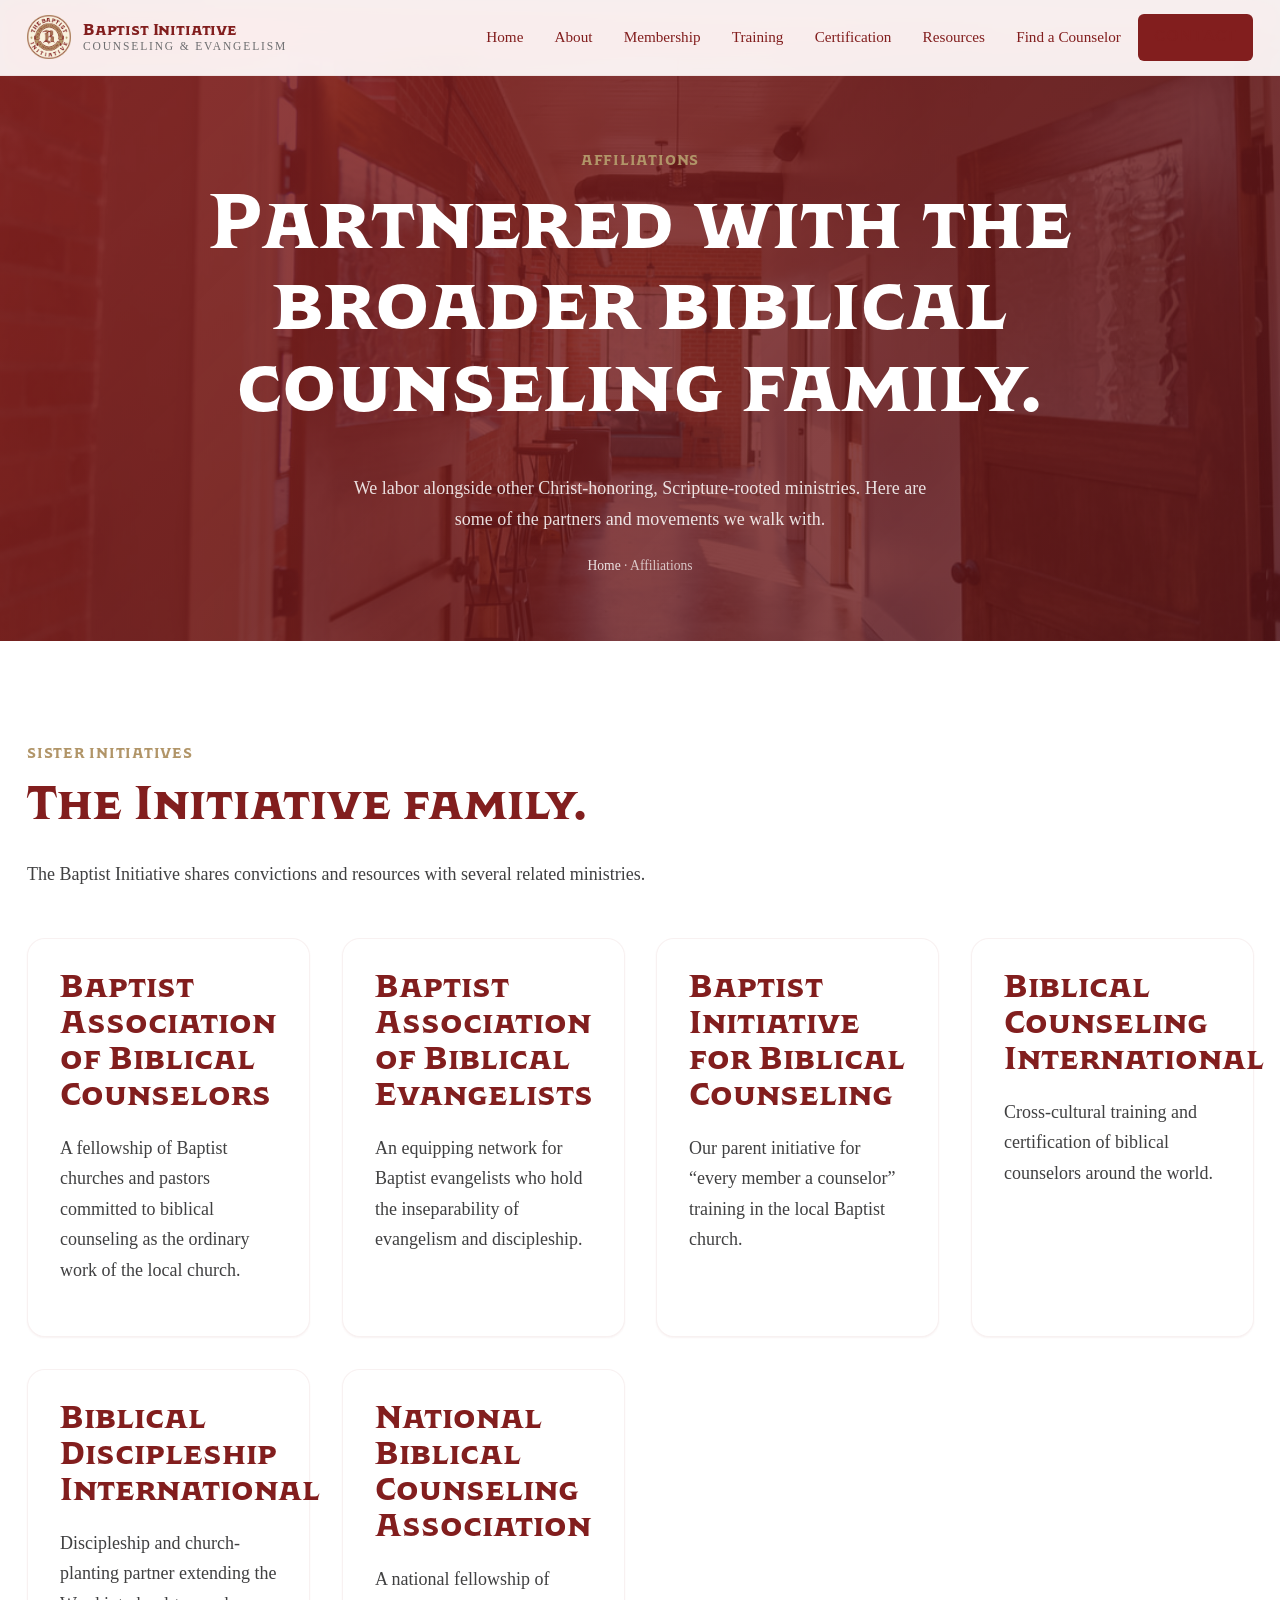
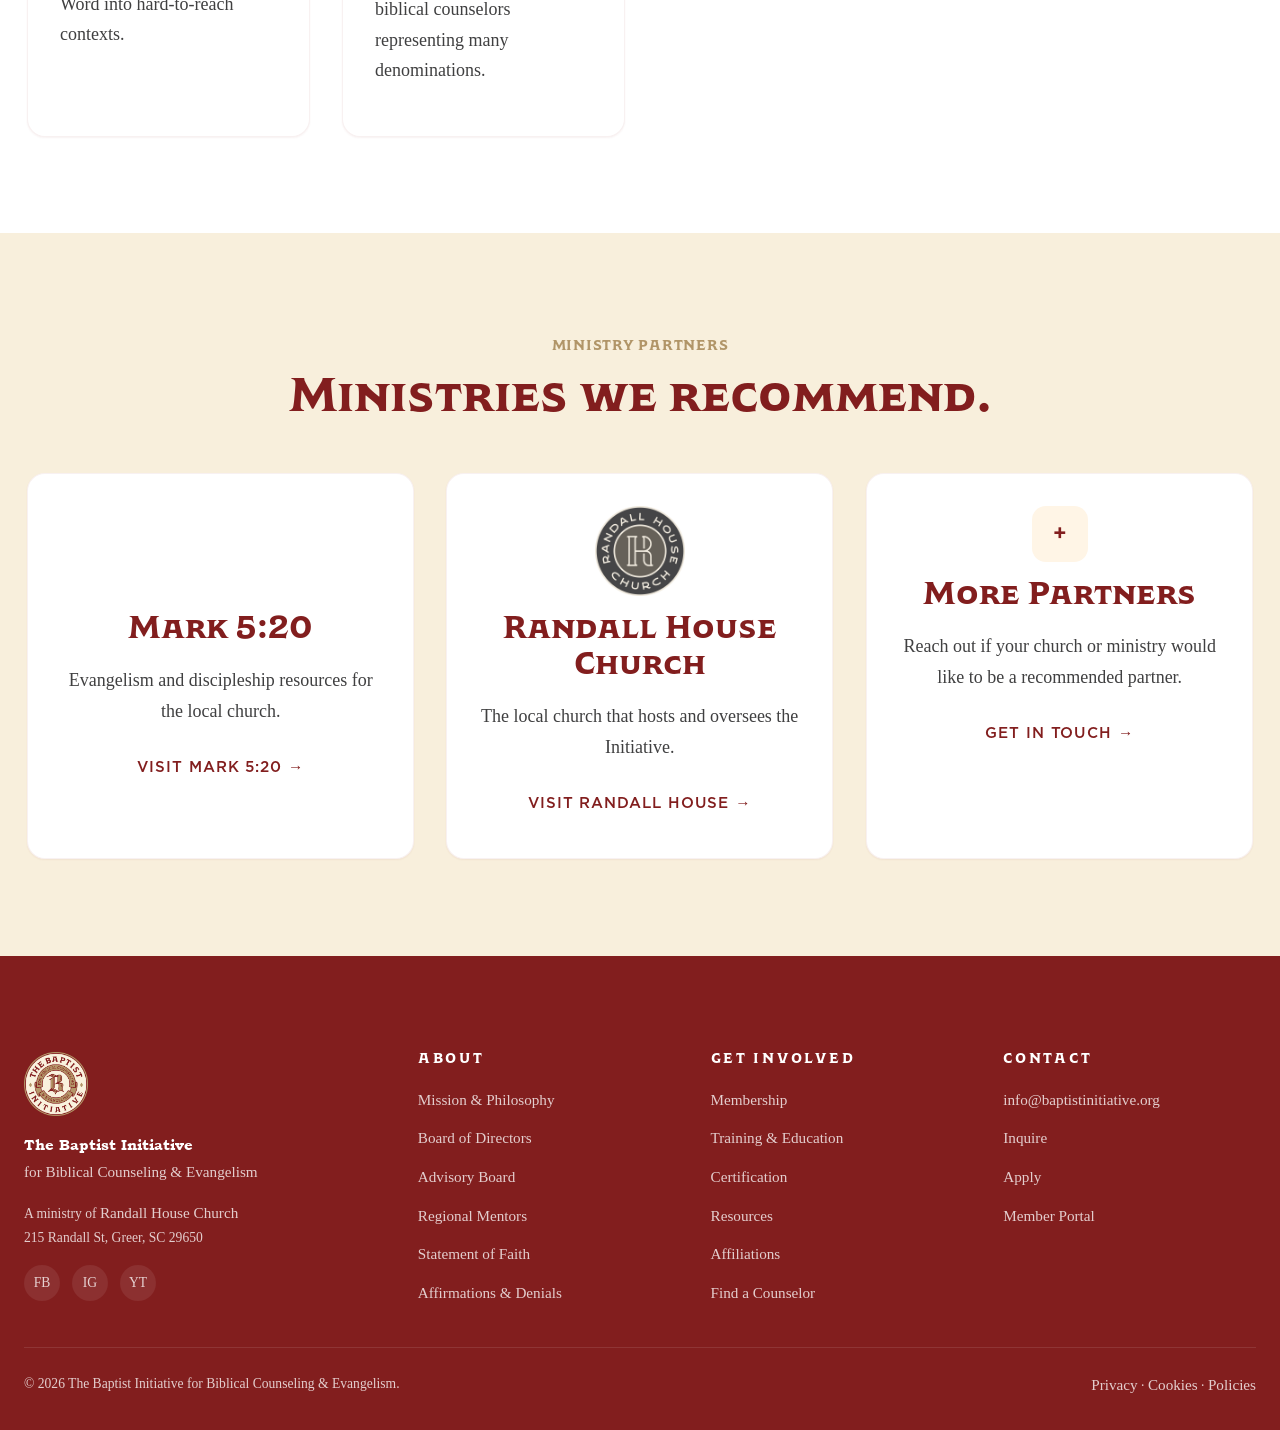
<file: affiliations/index.html>
<!DOCTYPE html>
<html lang="en">
<head>
<meta charset="utf-8">
<meta name="viewport" content="width=device-width, initial-scale=1">
<title>Affiliations | The Baptist Initiative</title>
<meta name="description" content="Ministries and partners affiliated with the Baptist Initiative for Biblical Counseling and Evangelism.">
<link rel="icon" type="image/png" href="/assets/logos/baptist-initiative-logo.png">
<link rel="stylesheet" href="/assets/css/main.css?v=2">
</head>
<body>

<header class="nav" id="site-nav">
  <div class="nav-inner">
    <a class="nav-brand" href="/"><img src="/assets/logos/baptist-initiative-logo.png" alt="" width="44" height="44"><span class="nav-brand-text"><span class="nav-brand-title">Baptist Initiative</span><span class="nav-brand-sub">Counseling &amp; Evangelism</span></span></a>
    <button class="nav-toggle" aria-label="Open menu" aria-expanded="false"><svg viewBox="0 0 24 24" fill="none" stroke="currentColor" stroke-width="2"><path d="M3 6h18M3 12h18M3 18h18"/></svg></button>
    <nav><ul class="nav-menu">
      <li><a href="/" class="">Home</a></li>
      <li><a href="/about/" class="">About</a></li>
      <li><a href="/membership/" class="">Membership</a></li>
      <li><a href="/training/" class="">Training</a></li>
      <li><a href="/certification/" class="">Certification</a></li>
      <li><a href="/resources/" class="">Resources</a></li>
      <li><a href="/find-a-counselor/" class="">Find a Counselor</a></li>
      <li><a class="btn btn-primary nav-cta" href="/about/#contact">Contact</a></li>
    </ul></nav>
  </div>
</header>

<section class="page-header" style="--header-image: url('/assets/img/rh-1119-1.jpg');">
  <span class="eyebrow">Affiliations</span>
  <h1>Partnered with the broader biblical counseling family.</h1>
  <p>We labor alongside other Christ-honoring, Scripture-rooted ministries. Here are some of the partners and movements we walk with.</p>
  <div class="breadcrumbs"><a href="/">Home</a> &middot; Affiliations</div>
</section>

<section class="section">
  <div class="container">
    <div class="reveal" style="max-width: 760px; margin-bottom: 3rem;">
      <span class="eyebrow">Sister Initiatives</span>
      <h2>The Initiative family.</h2>
      <p>The Baptist Initiative shares convictions and resources with several related ministries.</p>
    </div>

    <div class="grid grid-2">
      <div class="card reveal">
        <h3>Baptist Association of Biblical Counselors</h3>
        <p>A fellowship of Baptist churches and pastors committed to biblical counseling as the ordinary work of the local church.</p>
      </div>
      <div class="card reveal delay-1">
        <h3>Baptist Association of Biblical Evangelists</h3>
        <p>An equipping network for Baptist evangelists who hold the inseparability of evangelism and discipleship.</p>
      </div>
      <div class="card reveal">
        <h3>Baptist Initiative for Biblical Counseling</h3>
        <p>Our parent initiative for &ldquo;every member a counselor&rdquo; training in the local Baptist church.</p>
      </div>
      <div class="card reveal delay-1">
        <h3>Biblical Counseling International</h3>
        <p>Cross-cultural training and certification of biblical counselors around the world.</p>
      </div>
      <div class="card reveal">
        <h3>Biblical Discipleship International</h3>
        <p>Discipleship and church-planting partner extending the Word into hard-to-reach contexts.</p>
      </div>
      <div class="card reveal delay-1">
        <h3>National Biblical Counseling Association</h3>
        <p>A national fellowship of biblical counselors representing many denominations.</p>
      </div>
    </div>
  </div>
</section>

<section class="section section-cream">
  <div class="container">
    <div class="reveal center" style="max-width: 760px; margin: 0 auto 3rem;">
      <span class="eyebrow">Ministry Partners</span>
      <h2>Ministries we recommend.</h2>
    </div>
    <div class="grid grid-3">
      <div class="card reveal center">
        <img src="/assets/logos/mark520.png" alt="Mark 5:20" style="max-height: 90px; margin: 0 auto 1rem;">
        <h3>Mark 5:20</h3>
        <p>Evangelism and discipleship resources for the local church.</p>
        <a class="btn-ghost btn" href="https://www.mark520.org" target="_blank" rel="noopener">Visit Mark 5:20 &rarr;</a>
      </div>
      <div class="card reveal delay-1 center">
        <img src="/assets/img/rh-church-logo.png" alt="Randall House Church" style="max-height: 90px; margin: 0 auto 1rem;">
        <h3>Randall House Church</h3>
        <p>The local church that hosts and oversees the Initiative.</p>
        <a class="btn-ghost btn" href="https://www.randallhousegreer.com" target="_blank" rel="noopener">Visit Randall House &rarr;</a>
      </div>
      <div class="card reveal delay-2 center">
        <div class="card-icon" style="margin: 0 auto 1rem;">+</div>
        <h3>More Partners</h3>
        <p>Reach out if your church or ministry would like to be a recommended partner.</p>
        <a class="btn-ghost btn" href="/about/#contact">Get in touch &rarr;</a>
      </div>
    </div>
  </div>
</section>

<footer class="footer">
  <div class="footer-inner">
    <div class="footer-brand"><img src="/assets/logos/baptist-initiative-logo.png" alt=""><p><strong style="color:#fff;">The Baptist Initiative</strong><br>for Biblical Counseling &amp; Evangelism</p><p style="font-size:0.85rem;">A ministry of <a href="https://www.randallhousegreer.com" target="_blank" rel="noopener">Randall House Church</a><br>215 Randall St, Greer, SC 29650</p><div class="footer-social"><a href="https://facebook.com/" aria-label="Facebook">FB</a><a href="https://instagram.com/" aria-label="Instagram">IG</a><a href="https://youtube.com/" aria-label="YouTube">YT</a></div></div>
    <div><h4>About</h4><ul><li><a href="/about/">Mission &amp; Philosophy</a></li><li><a href="/about/board.html">Board of Directors</a></li><li><a href="/about/advisory-board.html">Advisory Board</a></li><li><a href="/about/regional-mentors.html">Regional Mentors</a></li><li><a href="/about/statement-of-faith.html">Statement of Faith</a></li><li><a href="/about/affirmations-denials.html">Affirmations &amp; Denials</a></li></ul></div>
    <div><h4>Get Involved</h4><ul><li><a href="/membership/">Membership</a></li><li><a href="/training/">Training &amp; Education</a></li><li><a href="/certification/">Certification</a></li><li><a href="/resources/">Resources</a></li><li><a href="/affiliations/">Affiliations</a></li><li><a href="/find-a-counselor/">Find a Counselor</a></li></ul></div>
    <div><h4>Contact</h4><ul><li><a href="mailto:info@baptistinitiative.org">info@baptistinitiative.org</a></li><li><a href="/about/#contact">Inquire</a></li><li><a href="/about/#contact">Apply</a></li><li><a href="#">Member Portal</a></li></ul></div>
  </div>
  <div class="footer-bottom"><span>&copy; <span id="current-year">2026</span> The Baptist Initiative for Biblical Counseling &amp; Evangelism.</span><span><a href="#">Privacy</a> &middot; <a href="#">Cookies</a> &middot; <a href="#">Policies</a></span></div>
</footer>
<script src="/assets/js/main.js?v=2"></script>
</body>
</html>
</file>
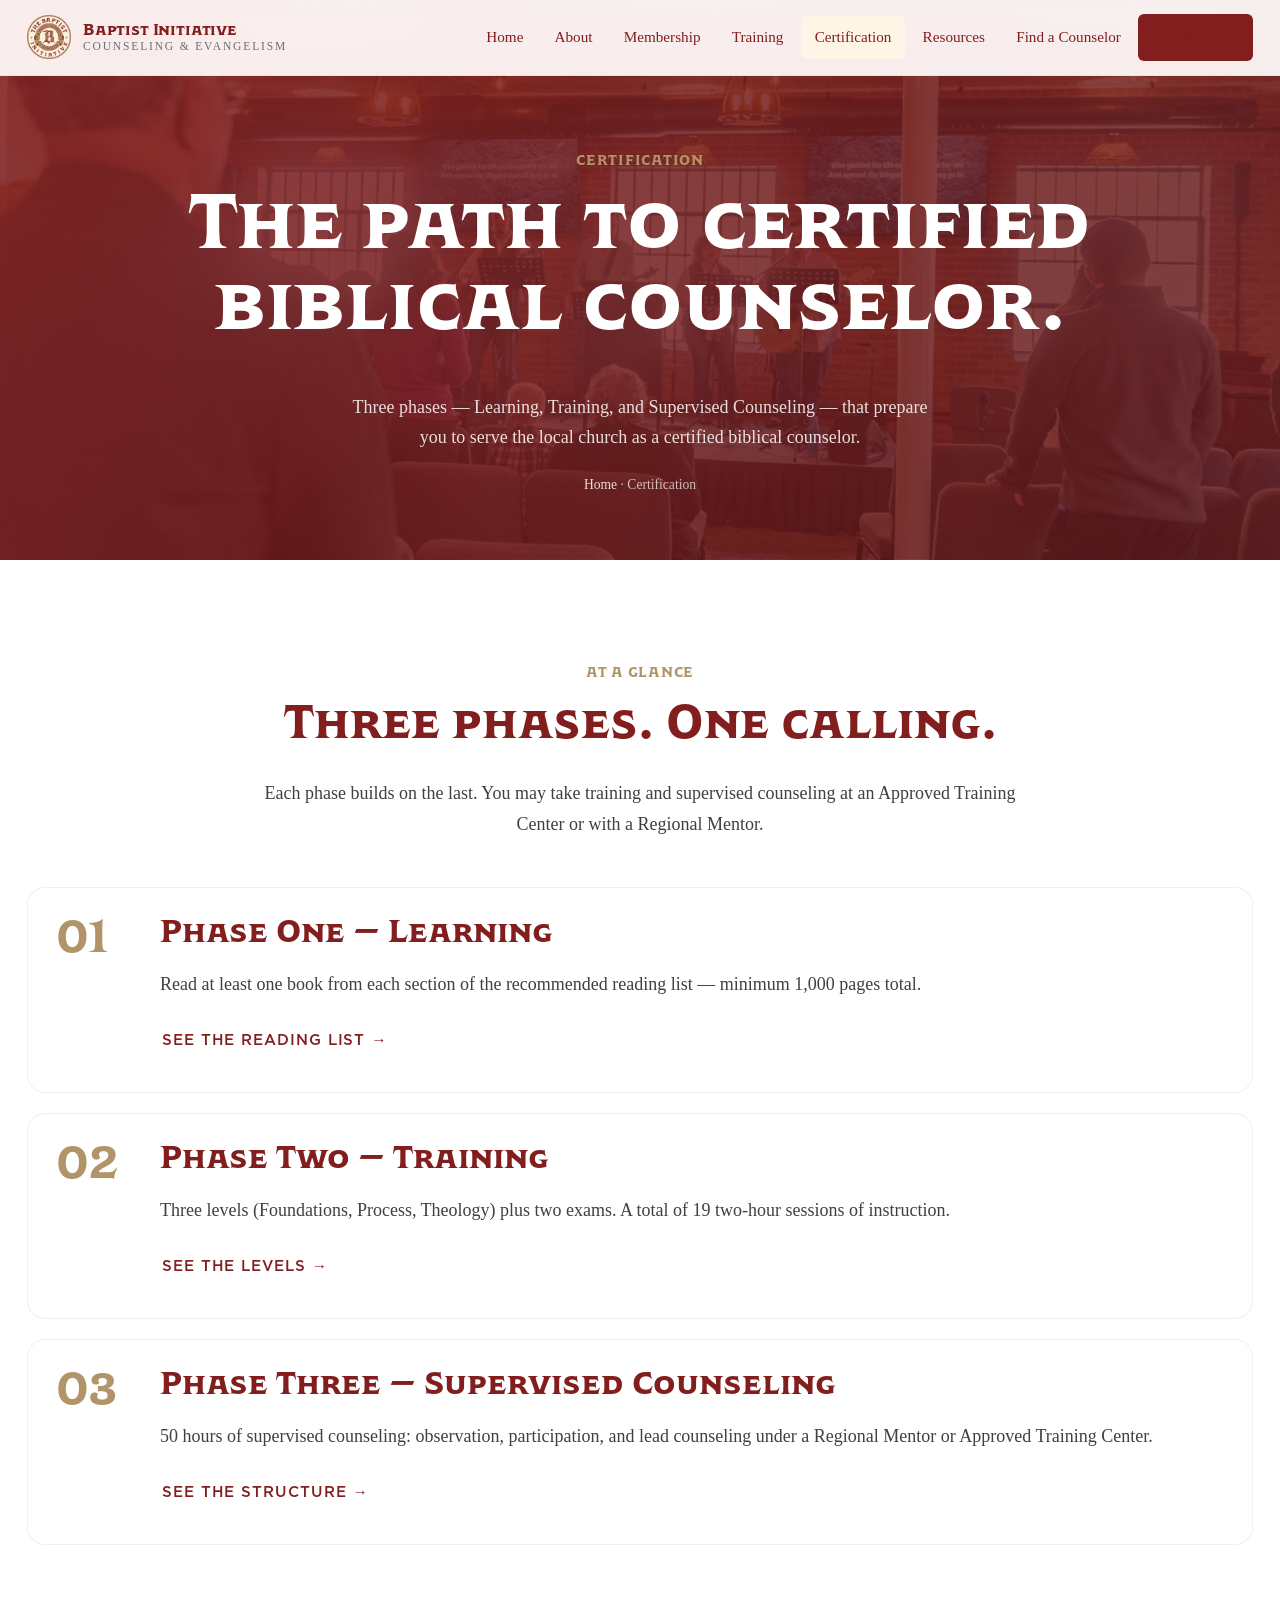
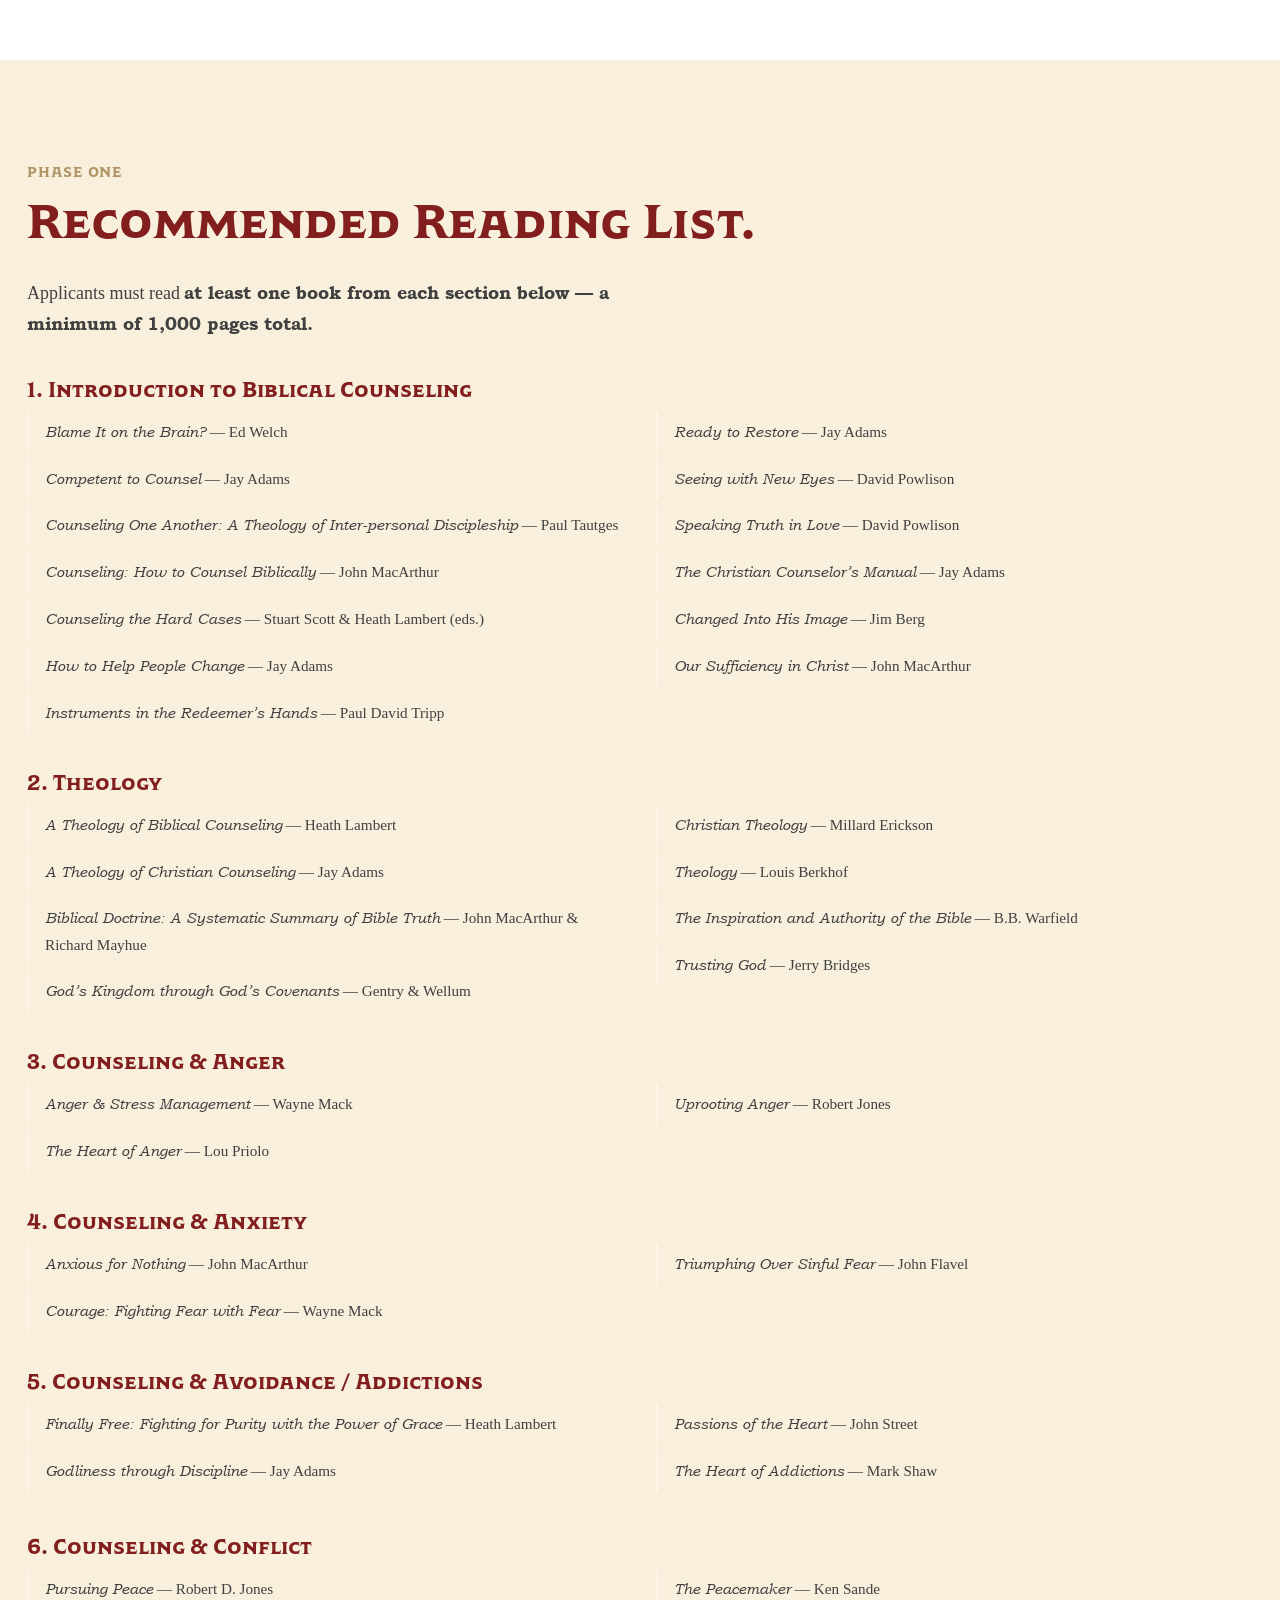
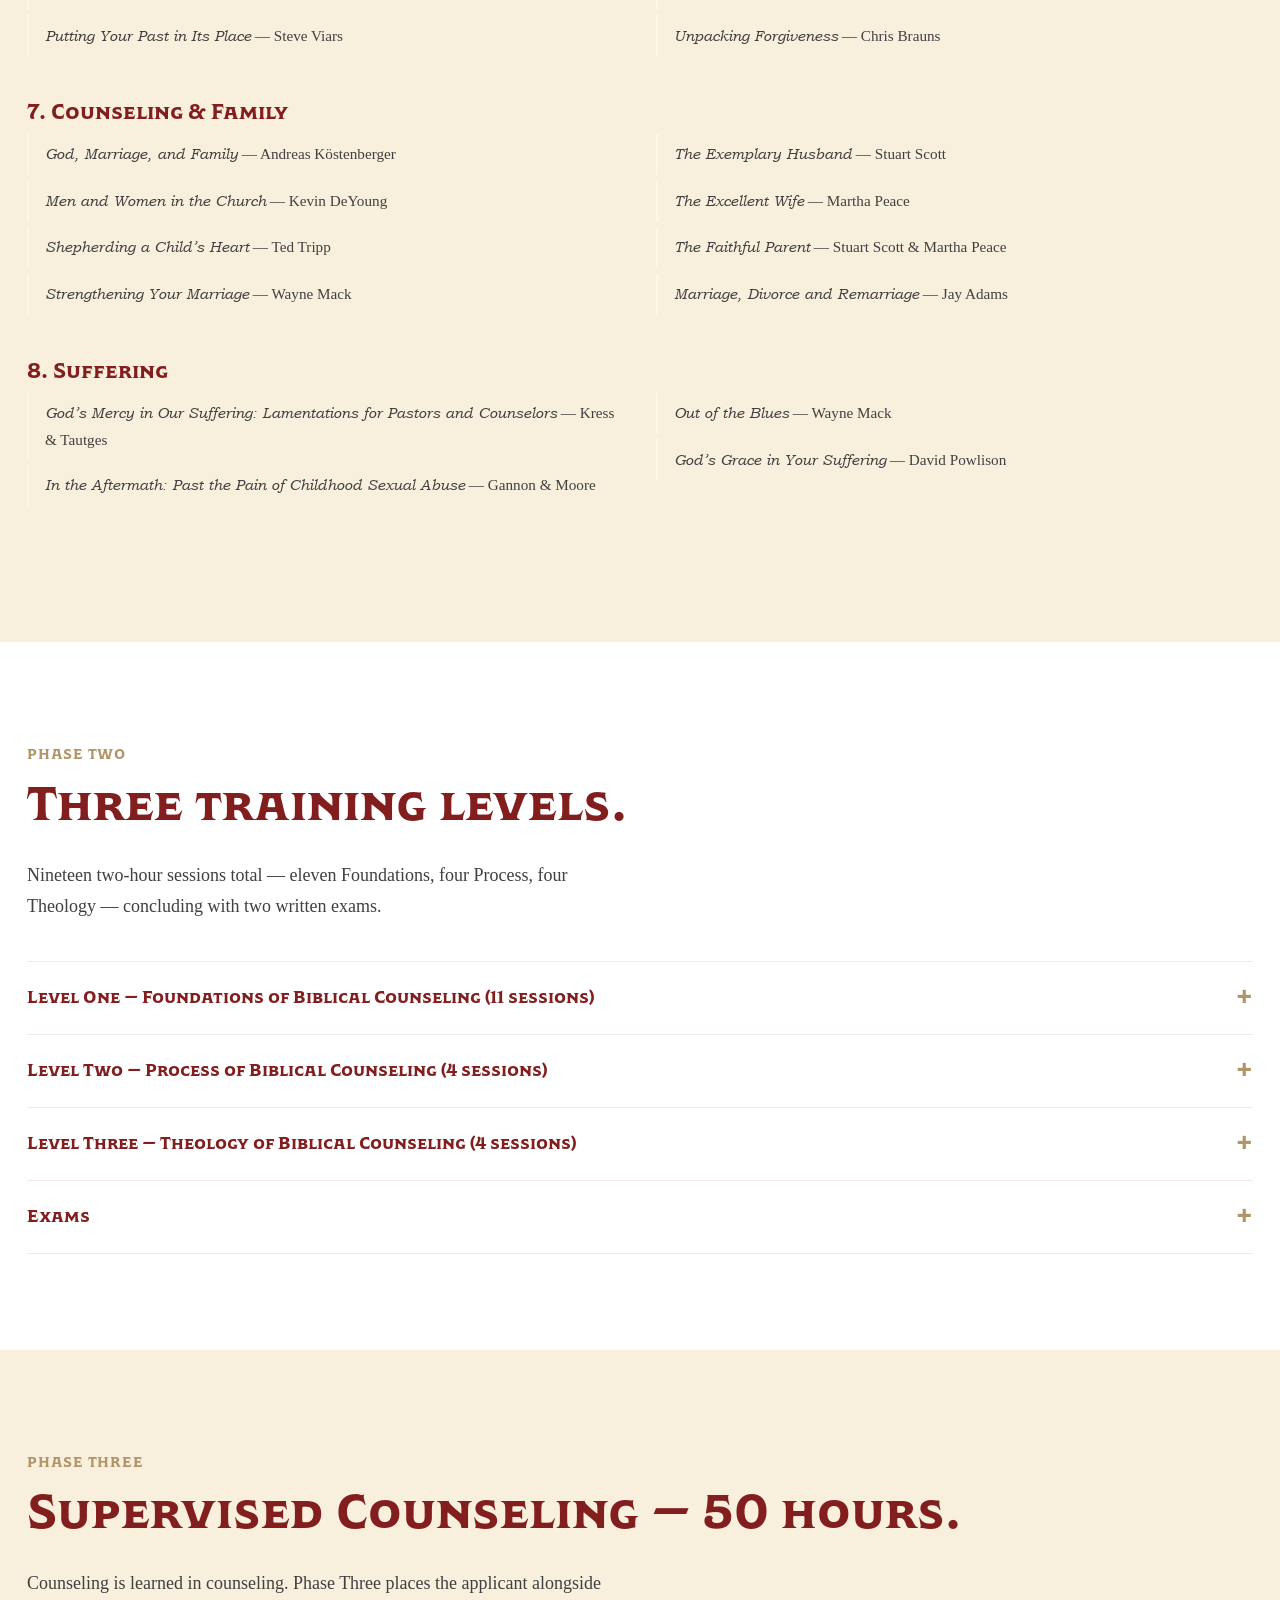
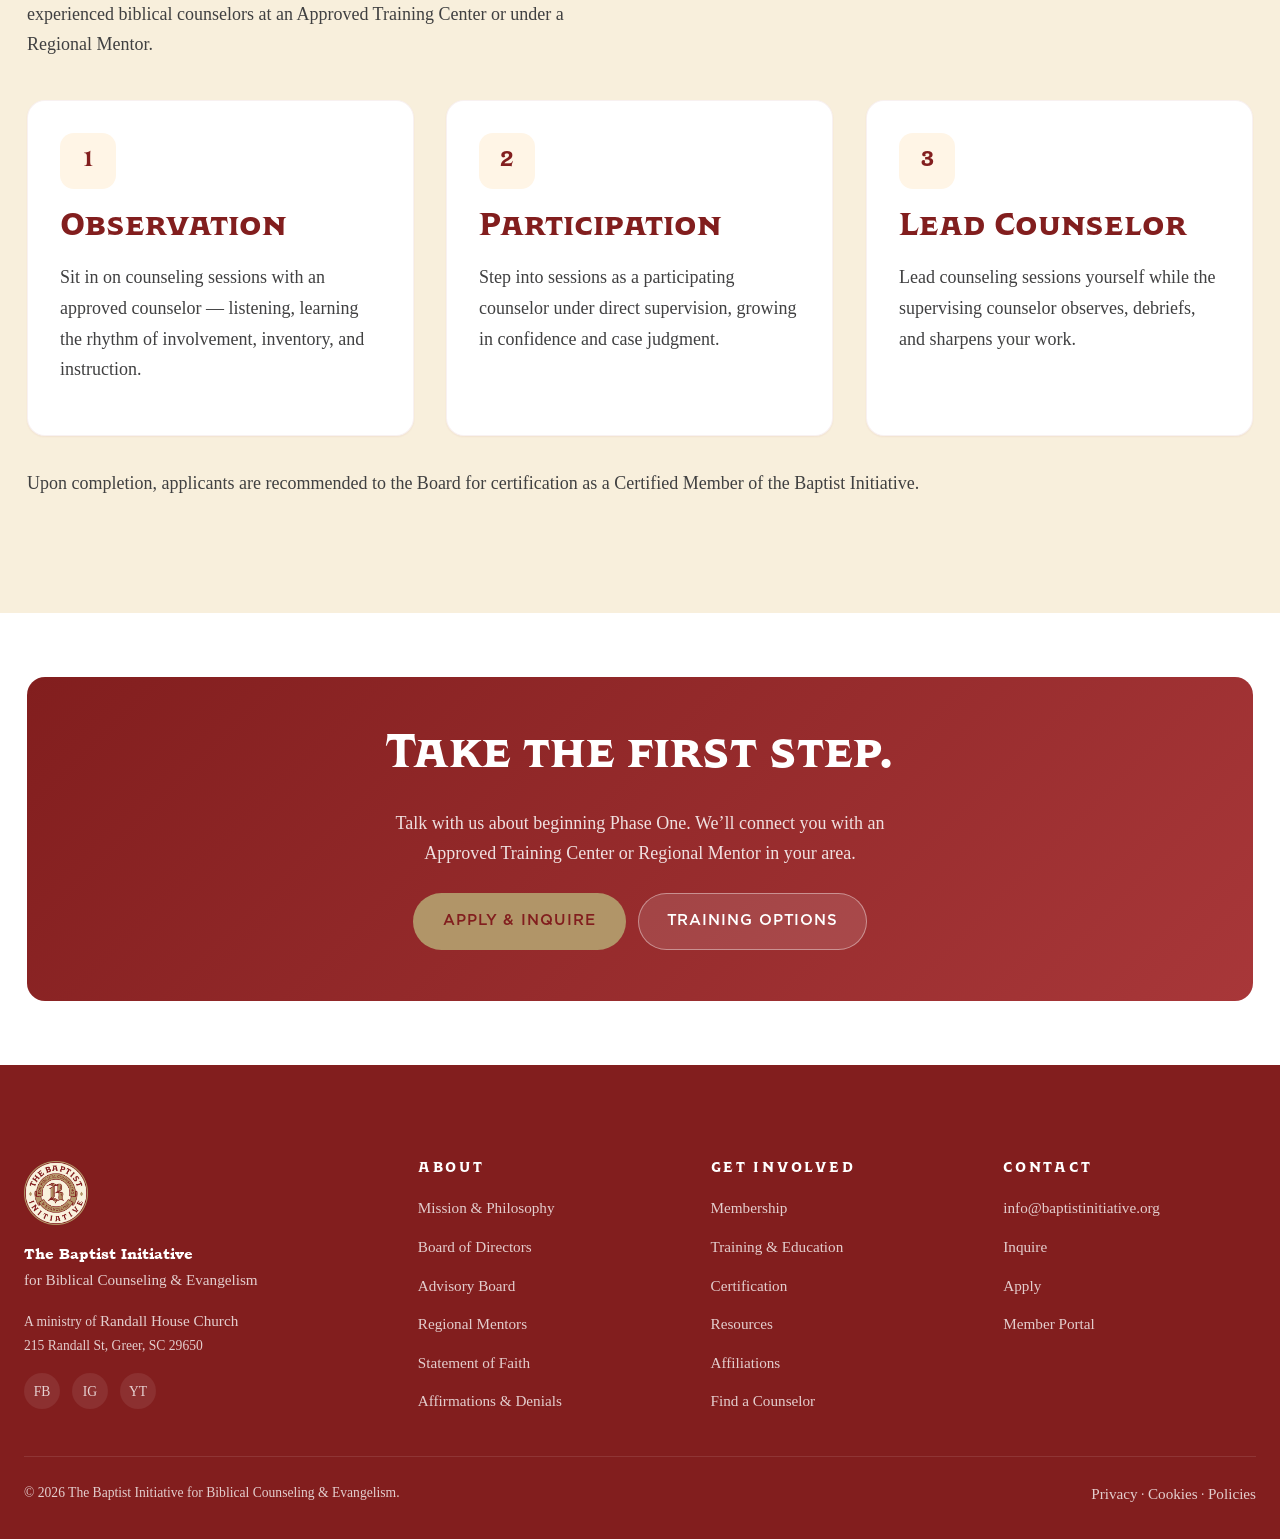
<file: certification/index.html>
<!DOCTYPE html>
<html lang="en">
<head>
<meta charset="utf-8">
<meta name="viewport" content="width=device-width, initial-scale=1">
<title>Certification | The Baptist Initiative</title>
<meta name="description" content="The three-phase certification process of the Baptist Initiative for Biblical Counseling and Evangelism.">
<link rel="icon" type="image/png" href="/assets/logos/baptist-initiative-logo.png">
<link rel="stylesheet" href="/assets/css/main.css?v=2">
</head>
<body>

<header class="nav" id="site-nav">
  <div class="nav-inner">
    <a class="nav-brand" href="/"><img src="/assets/logos/baptist-initiative-logo.png" alt="" width="44" height="44"><span class="nav-brand-text"><span class="nav-brand-title">Baptist Initiative</span><span class="nav-brand-sub">Counseling &amp; Evangelism</span></span></a>
    <button class="nav-toggle" aria-label="Open menu" aria-expanded="false"><svg viewBox="0 0 24 24" fill="none" stroke="currentColor" stroke-width="2"><path d="M3 6h18M3 12h18M3 18h18"/></svg></button>
    <nav><ul class="nav-menu">
      <li><a href="/" class="">Home</a></li>
      <li><a href="/about/" class="">About</a></li>
      <li><a href="/membership/" class="">Membership</a></li>
      <li><a href="/training/" class="">Training</a></li>
      <li><a href="/certification/" class="is-current">Certification</a></li>
      <li><a href="/resources/" class="">Resources</a></li>
      <li><a href="/find-a-counselor/" class="">Find a Counselor</a></li>
      <li><a class="btn btn-primary nav-cta" href="/about/#contact">Contact</a></li>
    </ul></nav>
  </div>
</header>

<section class="page-header" style="--header-image: url('/assets/img/rh-1119-15.jpg');">
  <span class="eyebrow">Certification</span>
  <h1>The path to certified biblical counselor.</h1>
  <p>Three phases &mdash; Learning, Training, and Supervised Counseling &mdash; that prepare you to serve the local church as a certified biblical counselor.</p>
  <div class="breadcrumbs"><a href="/">Home</a> &middot; Certification</div>
</section>

<!-- Phase overview -->
<section class="section">
  <div class="container">
    <div class="reveal" style="max-width: 760px; margin: 0 auto 3rem; text-align: center;">
      <span class="eyebrow">At a Glance</span>
      <h2>Three phases. One calling.</h2>
      <p>Each phase builds on the last. You may take training and supervised counseling at an Approved Training Center or with a Regional Mentor.</p>
    </div>

    <div class="phase reveal">
      <div class="phase-num">01</div>
      <div>
        <h3>Phase One &mdash; Learning</h3>
        <p>Read at least one book from each section of the recommended reading list &mdash; minimum 1,000 pages total.</p>
        <a class="btn-ghost btn" href="#reading-list" style="padding-left:0;">See the reading list &rarr;</a>
      </div>
    </div>

    <div class="phase reveal delay-1">
      <div class="phase-num">02</div>
      <div>
        <h3>Phase Two &mdash; Training</h3>
        <p>Three levels (Foundations, Process, Theology) plus two exams. A total of 19 two-hour sessions of instruction.</p>
        <a class="btn-ghost btn" href="#training-levels" style="padding-left:0;">See the levels &rarr;</a>
      </div>
    </div>

    <div class="phase reveal delay-2">
      <div class="phase-num">03</div>
      <div>
        <h3>Phase Three &mdash; Supervised Counseling</h3>
        <p>50 hours of supervised counseling: observation, participation, and lead counseling under a Regional Mentor or Approved Training Center.</p>
        <a class="btn-ghost btn" href="#supervision" style="padding-left:0;">See the structure &rarr;</a>
      </div>
    </div>
  </div>
</section>

<!-- ================================
     Phase 1 - Reading List
     ================================ -->
<section id="reading-list" class="section section-cream">
  <div class="container">
    <div class="reveal" style="margin-bottom: 2.5rem;">
      <span class="eyebrow">Phase One</span>
      <h2>Recommended Reading List.</h2>
      <p style="max-width: 65ch;">Applicants must read <strong>at least one book from each section below &mdash; a minimum of 1,000 pages total.</strong></p>
    </div>

    <div class="reading-section reveal">
      <h3>1. Introduction to Biblical Counseling</h3>
      <ul class="book-list">
        <li><em>Blame It on the Brain?</em> &mdash; Ed Welch</li>
        <li><em>Competent to Counsel</em> &mdash; Jay Adams</li>
        <li><em>Counseling One Another: A Theology of Inter-personal Discipleship</em> &mdash; Paul Tautges</li>
        <li><em>Counseling: How to Counsel Biblically</em> &mdash; John MacArthur</li>
        <li><em>Counseling the Hard Cases</em> &mdash; Stuart Scott &amp; Heath Lambert (eds.)</li>
        <li><em>How to Help People Change</em> &mdash; Jay Adams</li>
        <li><em>Instruments in the Redeemer&rsquo;s Hands</em> &mdash; Paul David Tripp</li>
        <li><em>Ready to Restore</em> &mdash; Jay Adams</li>
        <li><em>Seeing with New Eyes</em> &mdash; David Powlison</li>
        <li><em>Speaking Truth in Love</em> &mdash; David Powlison</li>
        <li><em>The Christian Counselor&rsquo;s Manual</em> &mdash; Jay Adams</li>
        <li><em>Changed Into His Image</em> &mdash; Jim Berg</li>
        <li><em>Our Sufficiency in Christ</em> &mdash; John MacArthur</li>
      </ul>
    </div>

    <div class="reading-section reveal">
      <h3>2. Theology</h3>
      <ul class="book-list">
        <li><em>A Theology of Biblical Counseling</em> &mdash; Heath Lambert</li>
        <li><em>A Theology of Christian Counseling</em> &mdash; Jay Adams</li>
        <li><em>Biblical Doctrine: A Systematic Summary of Bible Truth</em> &mdash; John MacArthur &amp; Richard Mayhue</li>
        <li><em>God&rsquo;s Kingdom through God&rsquo;s Covenants</em> &mdash; Gentry &amp; Wellum</li>
        <li><em>Christian Theology</em> &mdash; Millard Erickson</li>
        <li><em>Theology</em> &mdash; Louis Berkhof</li>
        <li><em>The Inspiration and Authority of the Bible</em> &mdash; B.B. Warfield</li>
        <li><em>Trusting God</em> &mdash; Jerry Bridges</li>
      </ul>
    </div>

    <div class="reading-section reveal">
      <h3>3. Counseling &amp; Anger</h3>
      <ul class="book-list">
        <li><em>Anger &amp; Stress Management</em> &mdash; Wayne Mack</li>
        <li><em>The Heart of Anger</em> &mdash; Lou Priolo</li>
        <li><em>Uprooting Anger</em> &mdash; Robert Jones</li>
      </ul>
    </div>

    <div class="reading-section reveal">
      <h3>4. Counseling &amp; Anxiety</h3>
      <ul class="book-list">
        <li><em>Anxious for Nothing</em> &mdash; John MacArthur</li>
        <li><em>Courage: Fighting Fear with Fear</em> &mdash; Wayne Mack</li>
        <li><em>Triumphing Over Sinful Fear</em> &mdash; John Flavel</li>
      </ul>
    </div>

    <div class="reading-section reveal">
      <h3>5. Counseling &amp; Avoidance / Addictions</h3>
      <ul class="book-list">
        <li><em>Finally Free: Fighting for Purity with the Power of Grace</em> &mdash; Heath Lambert</li>
        <li><em>Godliness through Discipline</em> &mdash; Jay Adams</li>
        <li><em>Passions of the Heart</em> &mdash; John Street</li>
        <li><em>The Heart of Addictions</em> &mdash; Mark Shaw</li>
      </ul>
    </div>

    <div class="reading-section reveal">
      <h3>6. Counseling &amp; Conflict</h3>
      <ul class="book-list">
        <li><em>Pursuing Peace</em> &mdash; Robert D. Jones</li>
        <li><em>Putting Your Past in Its Place</em> &mdash; Steve Viars</li>
        <li><em>The Peacemaker</em> &mdash; Ken Sande</li>
        <li><em>Unpacking Forgiveness</em> &mdash; Chris Brauns</li>
      </ul>
    </div>

    <div class="reading-section reveal">
      <h3>7. Counseling &amp; Family</h3>
      <ul class="book-list">
        <li><em>God, Marriage, and Family</em> &mdash; Andreas K&ouml;stenberger</li>
        <li><em>Men and Women in the Church</em> &mdash; Kevin DeYoung</li>
        <li><em>Shepherding a Child&rsquo;s Heart</em> &mdash; Ted Tripp</li>
        <li><em>Strengthening Your Marriage</em> &mdash; Wayne Mack</li>
        <li><em>The Exemplary Husband</em> &mdash; Stuart Scott</li>
        <li><em>The Excellent Wife</em> &mdash; Martha Peace</li>
        <li><em>The Faithful Parent</em> &mdash; Stuart Scott &amp; Martha Peace</li>
        <li><em>Marriage, Divorce and Remarriage</em> &mdash; Jay Adams</li>
      </ul>
    </div>

    <div class="reading-section reveal">
      <h3>8. Suffering</h3>
      <ul class="book-list">
        <li><em>God&rsquo;s Mercy in Our Suffering: Lamentations for Pastors and Counselors</em> &mdash; Kress &amp; Tautges</li>
        <li><em>In the Aftermath: Past the Pain of Childhood Sexual Abuse</em> &mdash; Gannon &amp; Moore</li>
        <li><em>Out of the Blues</em> &mdash; Wayne Mack</li>
        <li><em>God&rsquo;s Grace in Your Suffering</em> &mdash; David Powlison</li>
      </ul>
    </div>

  </div>
</section>

<!-- ================================
     Phase 2 - Training Levels
     ================================ -->
<section id="training-levels" class="section">
  <div class="container">
    <div class="reveal" style="margin-bottom: 2.5rem;">
      <span class="eyebrow">Phase Two</span>
      <h2>Three training levels.</h2>
      <p style="max-width: 65ch;">Nineteen two-hour sessions total &mdash; eleven Foundations, four Process, four Theology &mdash; concluding with two written exams.</p>
    </div>

    <div class="acc reveal">

      <div class="acc-item">
        <button class="acc-trigger" type="button">Level One &mdash; Foundations of Biblical Counseling (11 sessions)</button>
        <div class="acc-content"><div class="acc-content-inner">
          <ol>
            <li><strong>Introduction</strong> &mdash; What is Biblical Counseling? Distinctives. Mandate.</li>
            <li><strong>Helping People Change</strong> &mdash; Salvation, self-confrontation, devotion to God, Scripture memory.</li>
            <li><strong>Man&rsquo;s Way vs. God&rsquo;s Way</strong> &mdash; Authority of Scripture, role of the Holy Spirit, necessity of prayer.</li>
            <li><strong>Biblical Change Part 1</strong> &mdash; Downward spiral, upward path, doers of the Word, three levels of problems (feeling, doing, heart), hope, peace, joy.</li>
            <li><strong>Biblical Change Part 2</strong> &mdash; Progressive sanctification, sinful habit patterns, renewing the mind, consistency, tests vs. temptations.</li>
            <li><strong>Dealing with Self</strong> &mdash; Self-belittlement, exaltation, pity, envy, jealousy, covetousness, greed; pleasing self or God; stewardship; serving others.</li>
            <li><strong>Interpersonal Problems</strong> &mdash; Anger, bitterness, forgiveness, biblical reconciliation, loving your neighbor, church discipline, biblical communication.</li>
            <li><strong>Marriage</strong> &mdash; Biblical model, marital conflict, showing love, conference table for reconciliation.</li>
            <li><strong>Parenting</strong> &mdash; Man&rsquo;s way vs. God&rsquo;s way, training children, provoking to bitterness, biblical instruction, discipling, corrective discipline, family devotions.</li>
            <li><strong>Depression &amp; Anxiety</strong> &mdash; Understanding and overcoming.</li>
            <li><strong>Besetting Sin</strong> &mdash; Recognition, effects, God&rsquo;s power, the armor of God.</li>
          </ol>
        </div></div>
      </div>

      <div class="acc-item">
        <button class="acc-trigger" type="button">Level Two &mdash; Process of Biblical Counseling (4 sessions)</button>
        <div class="acc-content"><div class="acc-content-inner">
          <ol>
            <li>Involvement &amp; Inspiration</li>
            <li>Inventory &amp; Interpretation</li>
            <li>Instruction &amp; Inducement</li>
            <li>Implementation &amp; Integration</li>
          </ol>
        </div></div>
      </div>

      <div class="acc-item">
        <button class="acc-trigger" type="button">Level Three &mdash; Theology of Biblical Counseling (4 sessions)</button>
        <div class="acc-content"><div class="acc-content-inner">
          <ol>
            <li>Bibliology</li>
            <li>Theology Proper (Doctrine of God)</li>
            <li>Anthropology</li>
            <li>Christology</li>
            <li>Soteriology</li>
            <li>Pneumatology</li>
            <li>Ecclesiology</li>
          </ol>
        </div></div>
      </div>

      <div class="acc-item">
        <button class="acc-trigger" type="button">Exams</button>
        <div class="acc-content"><div class="acc-content-inner">
          <ul>
            <li><strong>Process of Counseling Exam</strong> &mdash; covering Levels One and Two.</li>
            <li><strong>Theology of Counseling Exam</strong> &mdash; covering Level Three.</li>
          </ul>
          <p>Both exams must be passed before moving into Phase Three.</p>
        </div></div>
      </div>

    </div>
  </div>
</section>

<!-- ================================
     Phase 3 - Supervised Counseling
     ================================ -->
<section id="supervision" class="section section-cream">
  <div class="container">
    <div class="reveal" style="margin-bottom: 2.5rem;">
      <span class="eyebrow">Phase Three</span>
      <h2>Supervised Counseling &mdash; 50 hours.</h2>
      <p style="max-width: 65ch;">Counseling is learned in counseling. Phase Three places the applicant alongside experienced biblical counselors at an Approved Training Center or under a Regional Mentor.</p>
    </div>

    <div class="grid grid-3">
      <div class="card reveal"><div class="card-icon">1</div><h3>Observation</h3><p>Sit in on counseling sessions with an approved counselor &mdash; listening, learning the rhythm of involvement, inventory, and instruction.</p></div>
      <div class="card reveal delay-1"><div class="card-icon">2</div><h3>Participation</h3><p>Step into sessions as a participating counselor under direct supervision, growing in confidence and case judgment.</p></div>
      <div class="card reveal delay-2"><div class="card-icon">3</div><h3>Lead Counselor</h3><p>Lead counseling sessions yourself while the supervising counselor observes, debriefs, and sharpens your work.</p></div>
    </div>

    <p class="reveal" style="margin-top: 2rem;">Upon completion, applicants are recommended to the Board for certification as a Certified Member of the Baptist Initiative.</p>
  </div>
</section>

<!-- CTA -->
<section class="container">
  <div class="cta-band reveal">
    <h2>Take the first step.</h2>
    <p>Talk with us about beginning Phase One. We&rsquo;ll connect you with an Approved Training Center or Regional Mentor in your area.</p>
    <div class="btn-row" style="justify-content:center;">
      <a class="btn btn-light" href="mailto:info@baptistinitiative.org">Apply &amp; Inquire</a>
      <a class="btn" style="background: rgba(255,255,255,0.12); color:#fff; border:1px solid rgba(255,255,255,0.4);" href="/training/">Training Options</a>
    </div>
  </div>
</section>

<footer class="footer">
  <div class="footer-inner">
    <div class="footer-brand"><img src="/assets/logos/baptist-initiative-logo.png" alt=""><p><strong style="color:#fff;">The Baptist Initiative</strong><br>for Biblical Counseling &amp; Evangelism</p><p style="font-size:0.85rem;">A ministry of <a href="https://www.randallhousegreer.com" target="_blank" rel="noopener">Randall House Church</a><br>215 Randall St, Greer, SC 29650</p><div class="footer-social"><a href="https://facebook.com/" aria-label="Facebook">FB</a><a href="https://instagram.com/" aria-label="Instagram">IG</a><a href="https://youtube.com/" aria-label="YouTube">YT</a></div></div>
    <div><h4>About</h4><ul><li><a href="/about/">Mission &amp; Philosophy</a></li><li><a href="/about/board.html">Board of Directors</a></li><li><a href="/about/advisory-board.html">Advisory Board</a></li><li><a href="/about/regional-mentors.html">Regional Mentors</a></li><li><a href="/about/statement-of-faith.html">Statement of Faith</a></li><li><a href="/about/affirmations-denials.html">Affirmations &amp; Denials</a></li></ul></div>
    <div><h4>Get Involved</h4><ul><li><a href="/membership/">Membership</a></li><li><a href="/training/">Training &amp; Education</a></li><li><a href="/certification/">Certification</a></li><li><a href="/resources/">Resources</a></li><li><a href="/affiliations/">Affiliations</a></li><li><a href="/find-a-counselor/">Find a Counselor</a></li></ul></div>
    <div><h4>Contact</h4><ul><li><a href="mailto:info@baptistinitiative.org">info@baptistinitiative.org</a></li><li><a href="/about/#contact">Inquire</a></li><li><a href="/about/#contact">Apply</a></li><li><a href="#">Member Portal</a></li></ul></div>
  </div>
  <div class="footer-bottom"><span>&copy; <span id="current-year">2026</span> The Baptist Initiative for Biblical Counseling &amp; Evangelism.</span><span><a href="#">Privacy</a> &middot; <a href="#">Cookies</a> &middot; <a href="#">Policies</a></span></div>
</footer>
<script src="/assets/js/main.js?v=2"></script>
</body>
</html>
</file>
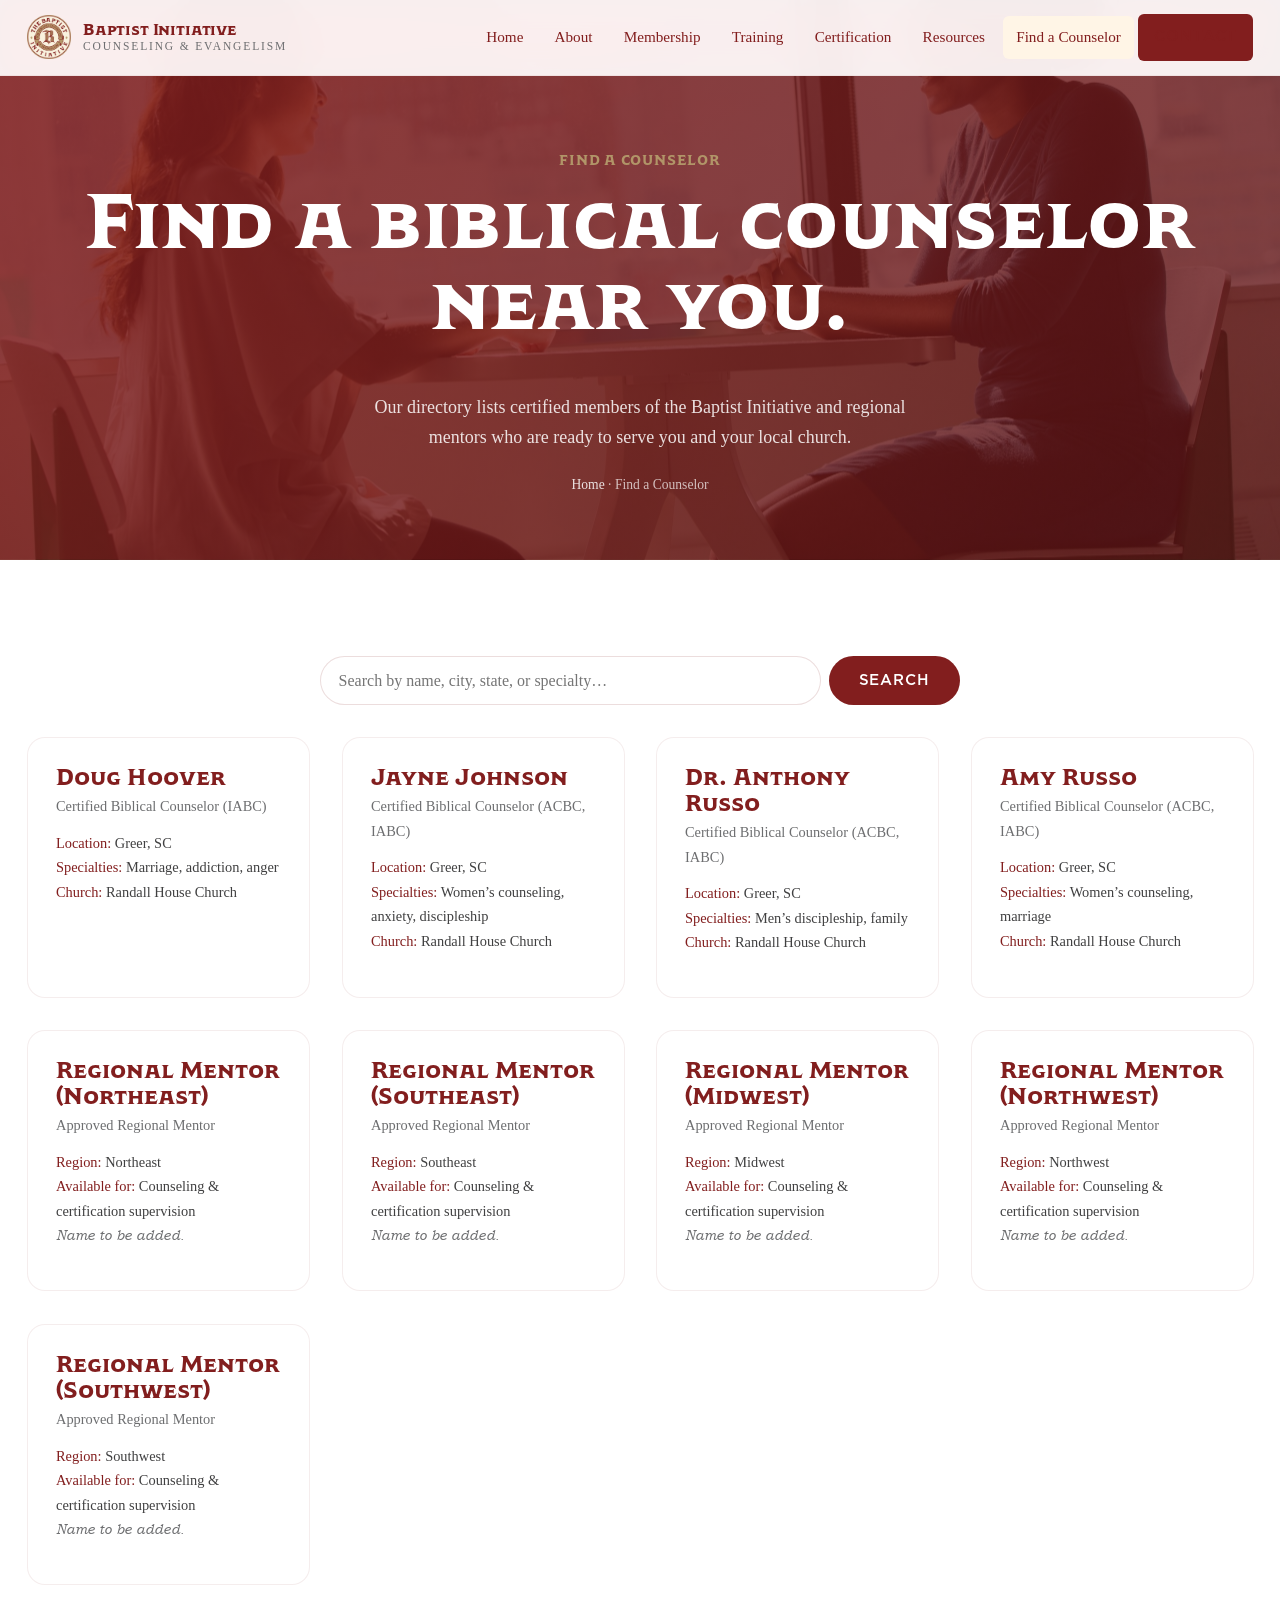
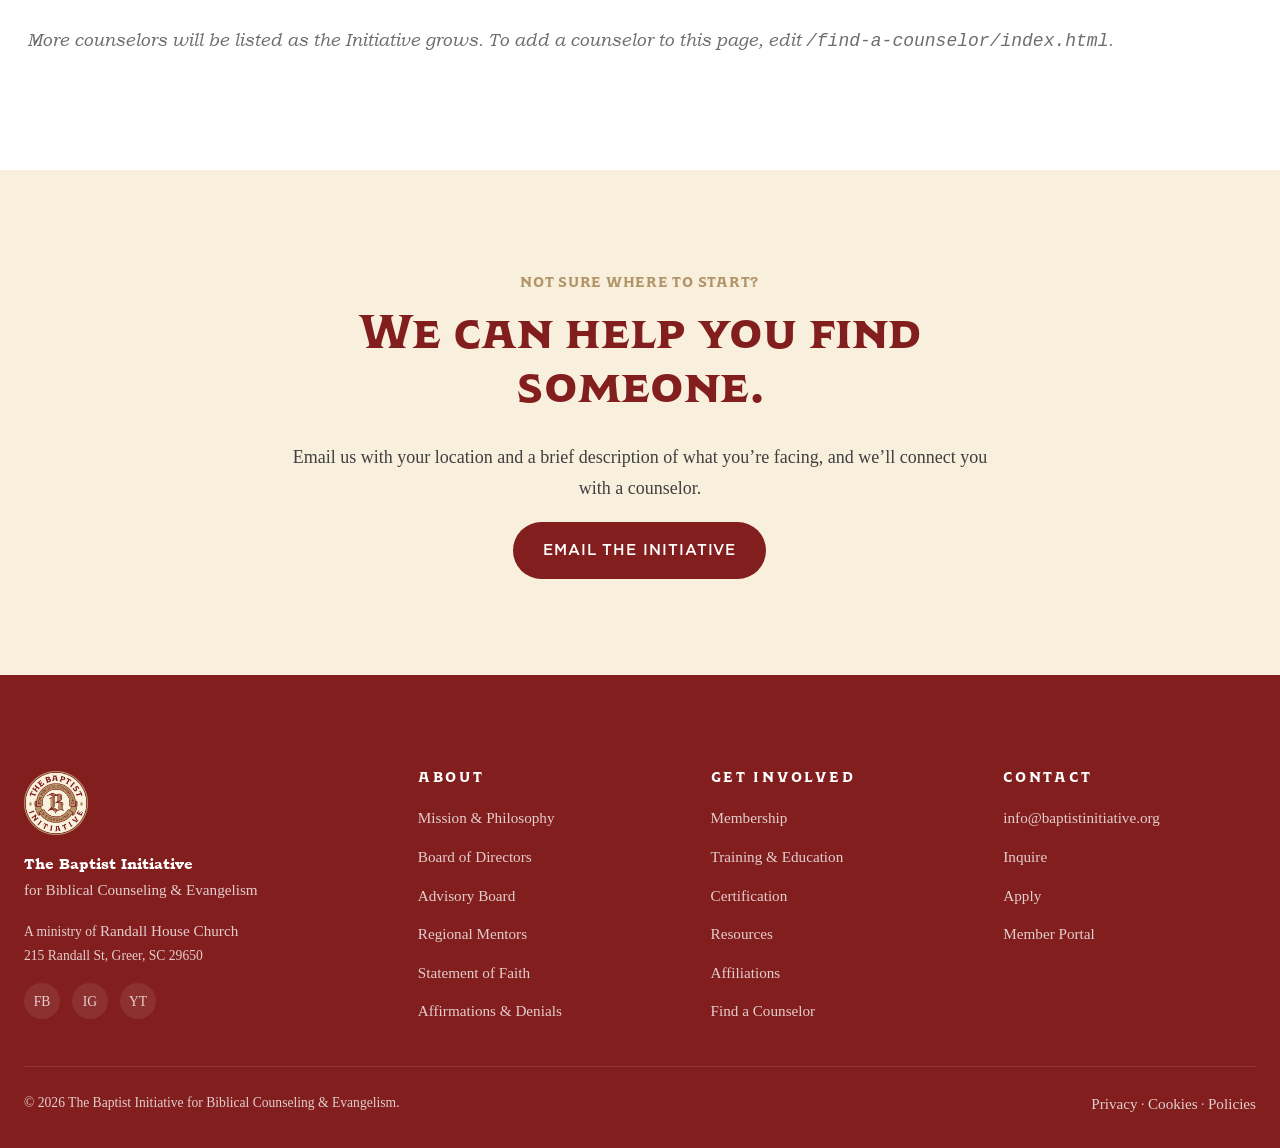
<file: find-a-counselor/index.html>
<!DOCTYPE html>
<html lang="en">
<head>
<meta charset="utf-8">
<meta name="viewport" content="width=device-width, initial-scale=1">
<title>Find a Counselor | The Baptist Initiative</title>
<meta name="description" content="Find a certified biblical counselor or regional mentor near you.">
<link rel="icon" type="image/png" href="/assets/logos/baptist-initiative-logo.png">
<link rel="stylesheet" href="/assets/css/main.css?v=2">
</head>
<body>

<header class="nav" id="site-nav">
  <div class="nav-inner">
    <a class="nav-brand" href="/"><img src="/assets/logos/baptist-initiative-logo.png" alt="" width="44" height="44"><span class="nav-brand-text"><span class="nav-brand-title">Baptist Initiative</span><span class="nav-brand-sub">Counseling &amp; Evangelism</span></span></a>
    <button class="nav-toggle" aria-label="Open menu" aria-expanded="false"><svg viewBox="0 0 24 24" fill="none" stroke="currentColor" stroke-width="2"><path d="M3 6h18M3 12h18M3 18h18"/></svg></button>
    <nav><ul class="nav-menu">
      <li><a href="/" class="">Home</a></li>
      <li><a href="/about/" class="">About</a></li>
      <li><a href="/membership/" class="">Membership</a></li>
      <li><a href="/training/" class="">Training</a></li>
      <li><a href="/certification/" class="">Certification</a></li>
      <li><a href="/resources/" class="">Resources</a></li>
      <li><a href="/find-a-counselor/" class="is-current">Find a Counselor</a></li>
      <li><a class="btn btn-primary nav-cta" href="/about/#contact">Contact</a></li>
    </ul></nav>
  </div>
</header>

<section class="page-header" style="--header-image: url('/assets/img/christina-wocintechchat.jpg');">
  <span class="eyebrow">Find a Counselor</span>
  <h1>Find a biblical counselor near you.</h1>
  <p>Our directory lists certified members of the Baptist Initiative and regional mentors who are ready to serve you and your local church.</p>
  <div class="breadcrumbs"><a href="/">Home</a> &middot; Find a Counselor</div>
</section>

<section class="section">
  <div class="container">

    <div class="directory-search reveal">
      <input id="counselor-search" type="search" placeholder="Search by name, city, state, or specialty&hellip;" aria-label="Search counselors">
      <button class="btn btn-primary" type="button" aria-label="Search">Search</button>
    </div>

    <div class="grid grid-2" style="margin-top: 2rem;">

      <article class="counselor-card reveal" data-counselor="Doug Hoover Greer SC IABC marriage addiction">
        <h4>Doug Hoover</h4>
        <p class="role">Certified Biblical Counselor (IABC)</p>
        <p class="meta"><strong>Location:</strong> Greer, SC<br>
        <strong>Specialties:</strong> Marriage, addiction, anger<br>
        <strong>Church:</strong> Randall House Church</p>
      </article>

      <article class="counselor-card reveal delay-1" data-counselor="Jayne Johnson Greer SC ACBC IABC women">
        <h4>Jayne Johnson</h4>
        <p class="role">Certified Biblical Counselor (ACBC, IABC)</p>
        <p class="meta"><strong>Location:</strong> Greer, SC<br>
        <strong>Specialties:</strong> Women&rsquo;s counseling, anxiety, discipleship<br>
        <strong>Church:</strong> Randall House Church</p>
      </article>

      <article class="counselor-card reveal delay-2" data-counselor="Anthony Russo Greer SC ACBC IABC men discipleship">
        <h4>Dr. Anthony Russo</h4>
        <p class="role">Certified Biblical Counselor (ACBC, IABC)</p>
        <p class="meta"><strong>Location:</strong> Greer, SC<br>
        <strong>Specialties:</strong> Men&rsquo;s discipleship, family<br>
        <strong>Church:</strong> Randall House Church</p>
      </article>

      <article class="counselor-card reveal delay-3" data-counselor="Amy Russo Greer SC ACBC IABC women">
        <h4>Amy Russo</h4>
        <p class="role">Certified Biblical Counselor (ACBC, IABC)</p>
        <p class="meta"><strong>Location:</strong> Greer, SC<br>
        <strong>Specialties:</strong> Women&rsquo;s counseling, marriage<br>
        <strong>Church:</strong> Randall House Church</p>
      </article>

      <article class="counselor-card reveal" data-counselor="Regional Mentor Northeast">
        <h4>Regional Mentor (Northeast)</h4>
        <p class="role">Approved Regional Mentor</p>
        <p class="meta"><strong>Region:</strong> Northeast<br>
        <strong>Available for:</strong> Counseling &amp; certification supervision<br>
        <em style="color:var(--color-muted);">Name to be added.</em></p>
      </article>

      <article class="counselor-card reveal delay-1" data-counselor="Regional Mentor Southeast">
        <h4>Regional Mentor (Southeast)</h4>
        <p class="role">Approved Regional Mentor</p>
        <p class="meta"><strong>Region:</strong> Southeast<br>
        <strong>Available for:</strong> Counseling &amp; certification supervision<br>
        <em style="color:var(--color-muted);">Name to be added.</em></p>
      </article>

      <article class="counselor-card reveal delay-2" data-counselor="Regional Mentor Midwest">
        <h4>Regional Mentor (Midwest)</h4>
        <p class="role">Approved Regional Mentor</p>
        <p class="meta"><strong>Region:</strong> Midwest<br>
        <strong>Available for:</strong> Counseling &amp; certification supervision<br>
        <em style="color:var(--color-muted);">Name to be added.</em></p>
      </article>

      <article class="counselor-card reveal delay-3" data-counselor="Regional Mentor Northwest">
        <h4>Regional Mentor (Northwest)</h4>
        <p class="role">Approved Regional Mentor</p>
        <p class="meta"><strong>Region:</strong> Northwest<br>
        <strong>Available for:</strong> Counseling &amp; certification supervision<br>
        <em style="color:var(--color-muted);">Name to be added.</em></p>
      </article>

      <article class="counselor-card reveal" data-counselor="Regional Mentor Southwest">
        <h4>Regional Mentor (Southwest)</h4>
        <p class="role">Approved Regional Mentor</p>
        <p class="meta"><strong>Region:</strong> Southwest<br>
        <strong>Available for:</strong> Counseling &amp; certification supervision<br>
        <em style="color:var(--color-muted);">Name to be added.</em></p>
      </article>

    </div>

    <p class="reveal" style="margin-top: 2.5rem; color: var(--color-muted); font-style: italic;">More counselors will be listed as the Initiative grows. To add a counselor to this page, edit <code>/find-a-counselor/index.html</code>.</p>
  </div>
</section>

<section class="section section-cream">
  <div class="container-narrow center">
    <span class="eyebrow reveal">Not sure where to start?</span>
    <h2 class="reveal">We can help you find someone.</h2>
    <p class="reveal">Email us with your location and a brief description of what you&rsquo;re facing, and we&rsquo;ll connect you with a counselor.</p>
    <a class="btn btn-primary reveal" href="mailto:info@baptistinitiative.org">Email the Initiative</a>
  </div>
</section>

<footer class="footer">
  <div class="footer-inner">
    <div class="footer-brand"><img src="/assets/logos/baptist-initiative-logo.png" alt=""><p><strong style="color:#fff;">The Baptist Initiative</strong><br>for Biblical Counseling &amp; Evangelism</p><p style="font-size:0.85rem;">A ministry of <a href="https://www.randallhousegreer.com" target="_blank" rel="noopener">Randall House Church</a><br>215 Randall St, Greer, SC 29650</p><div class="footer-social"><a href="https://facebook.com/" aria-label="Facebook">FB</a><a href="https://instagram.com/" aria-label="Instagram">IG</a><a href="https://youtube.com/" aria-label="YouTube">YT</a></div></div>
    <div><h4>About</h4><ul><li><a href="/about/">Mission &amp; Philosophy</a></li><li><a href="/about/board.html">Board of Directors</a></li><li><a href="/about/advisory-board.html">Advisory Board</a></li><li><a href="/about/regional-mentors.html">Regional Mentors</a></li><li><a href="/about/statement-of-faith.html">Statement of Faith</a></li><li><a href="/about/affirmations-denials.html">Affirmations &amp; Denials</a></li></ul></div>
    <div><h4>Get Involved</h4><ul><li><a href="/membership/">Membership</a></li><li><a href="/training/">Training &amp; Education</a></li><li><a href="/certification/">Certification</a></li><li><a href="/resources/">Resources</a></li><li><a href="/affiliations/">Affiliations</a></li><li><a href="/find-a-counselor/">Find a Counselor</a></li></ul></div>
    <div><h4>Contact</h4><ul><li><a href="mailto:info@baptistinitiative.org">info@baptistinitiative.org</a></li><li><a href="/about/#contact">Inquire</a></li><li><a href="/about/#contact">Apply</a></li><li><a href="#">Member Portal</a></li></ul></div>
  </div>
  <div class="footer-bottom"><span>&copy; <span id="current-year">2026</span> The Baptist Initiative for Biblical Counseling &amp; Evangelism.</span><span><a href="#">Privacy</a> &middot; <a href="#">Cookies</a> &middot; <a href="#">Policies</a></span></div>
</footer>
<script src="/assets/js/main.js?v=2"></script>
</body>
</html>
</file>
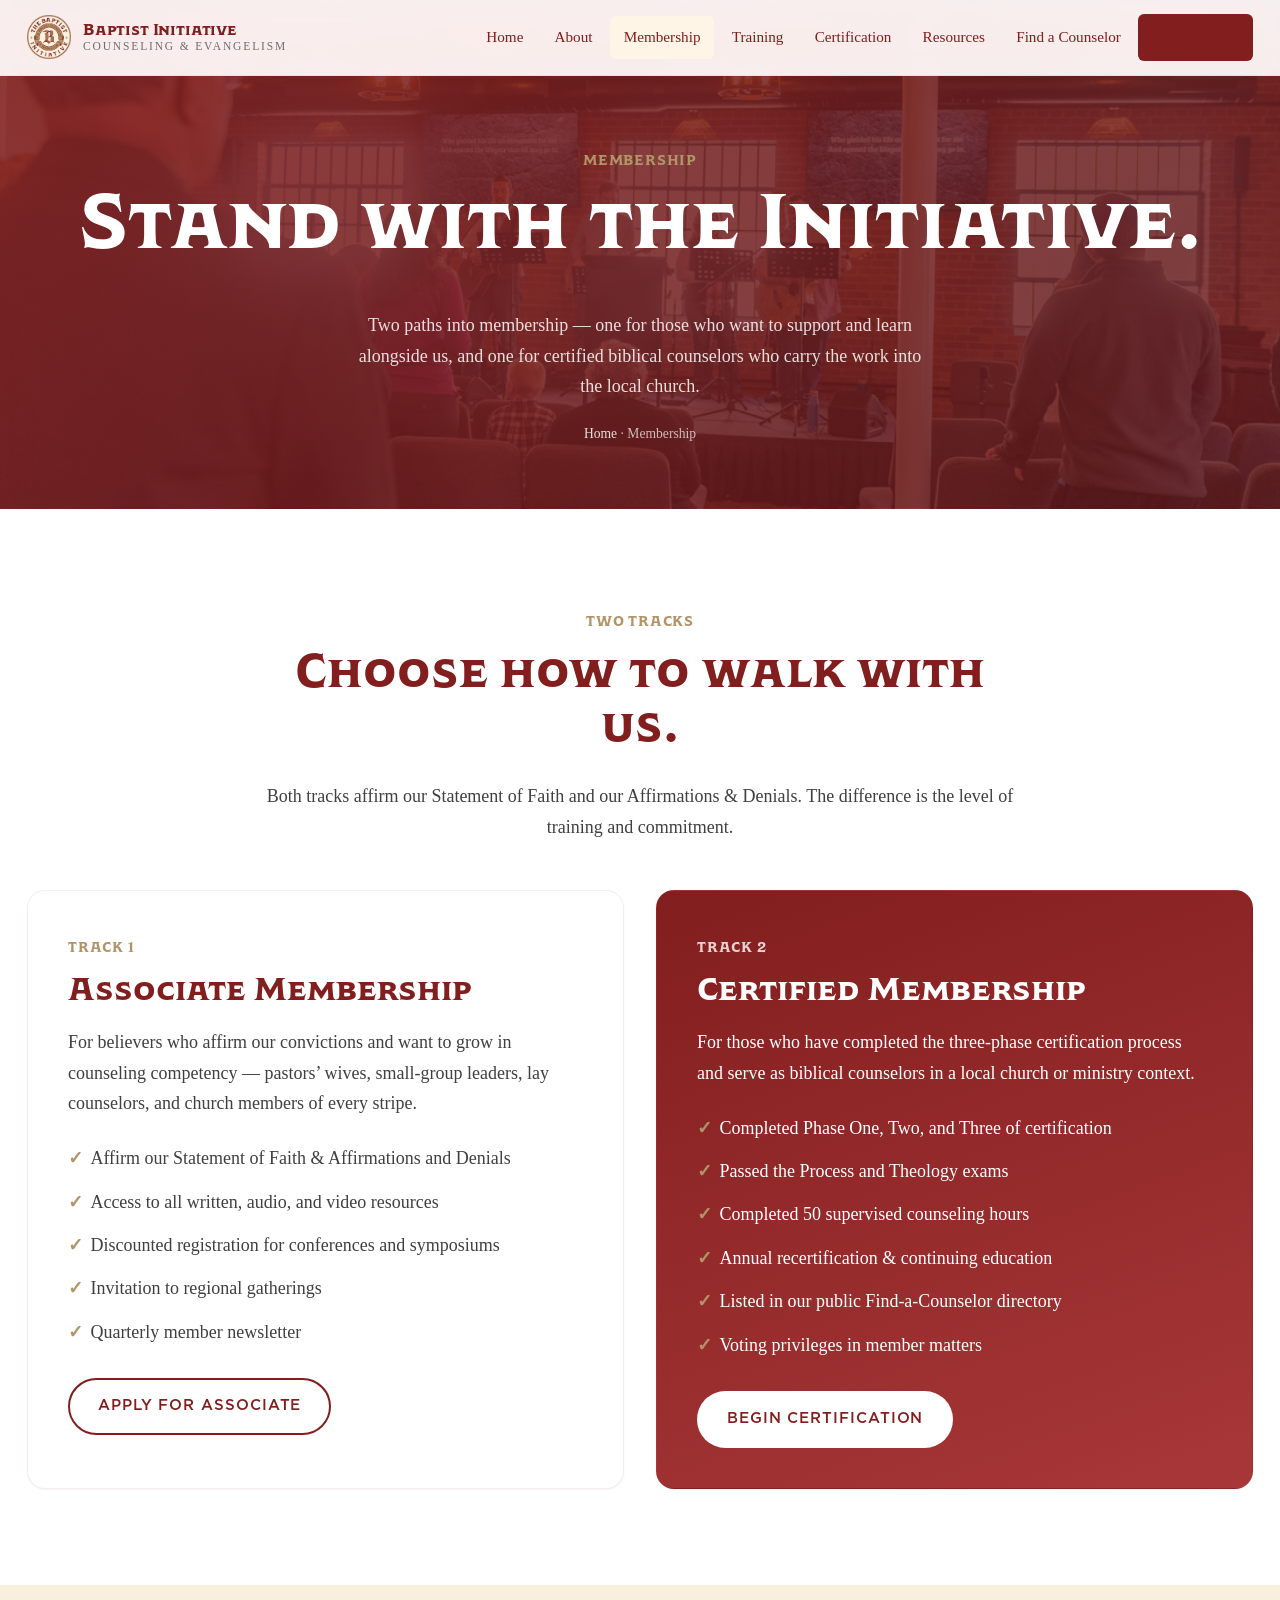
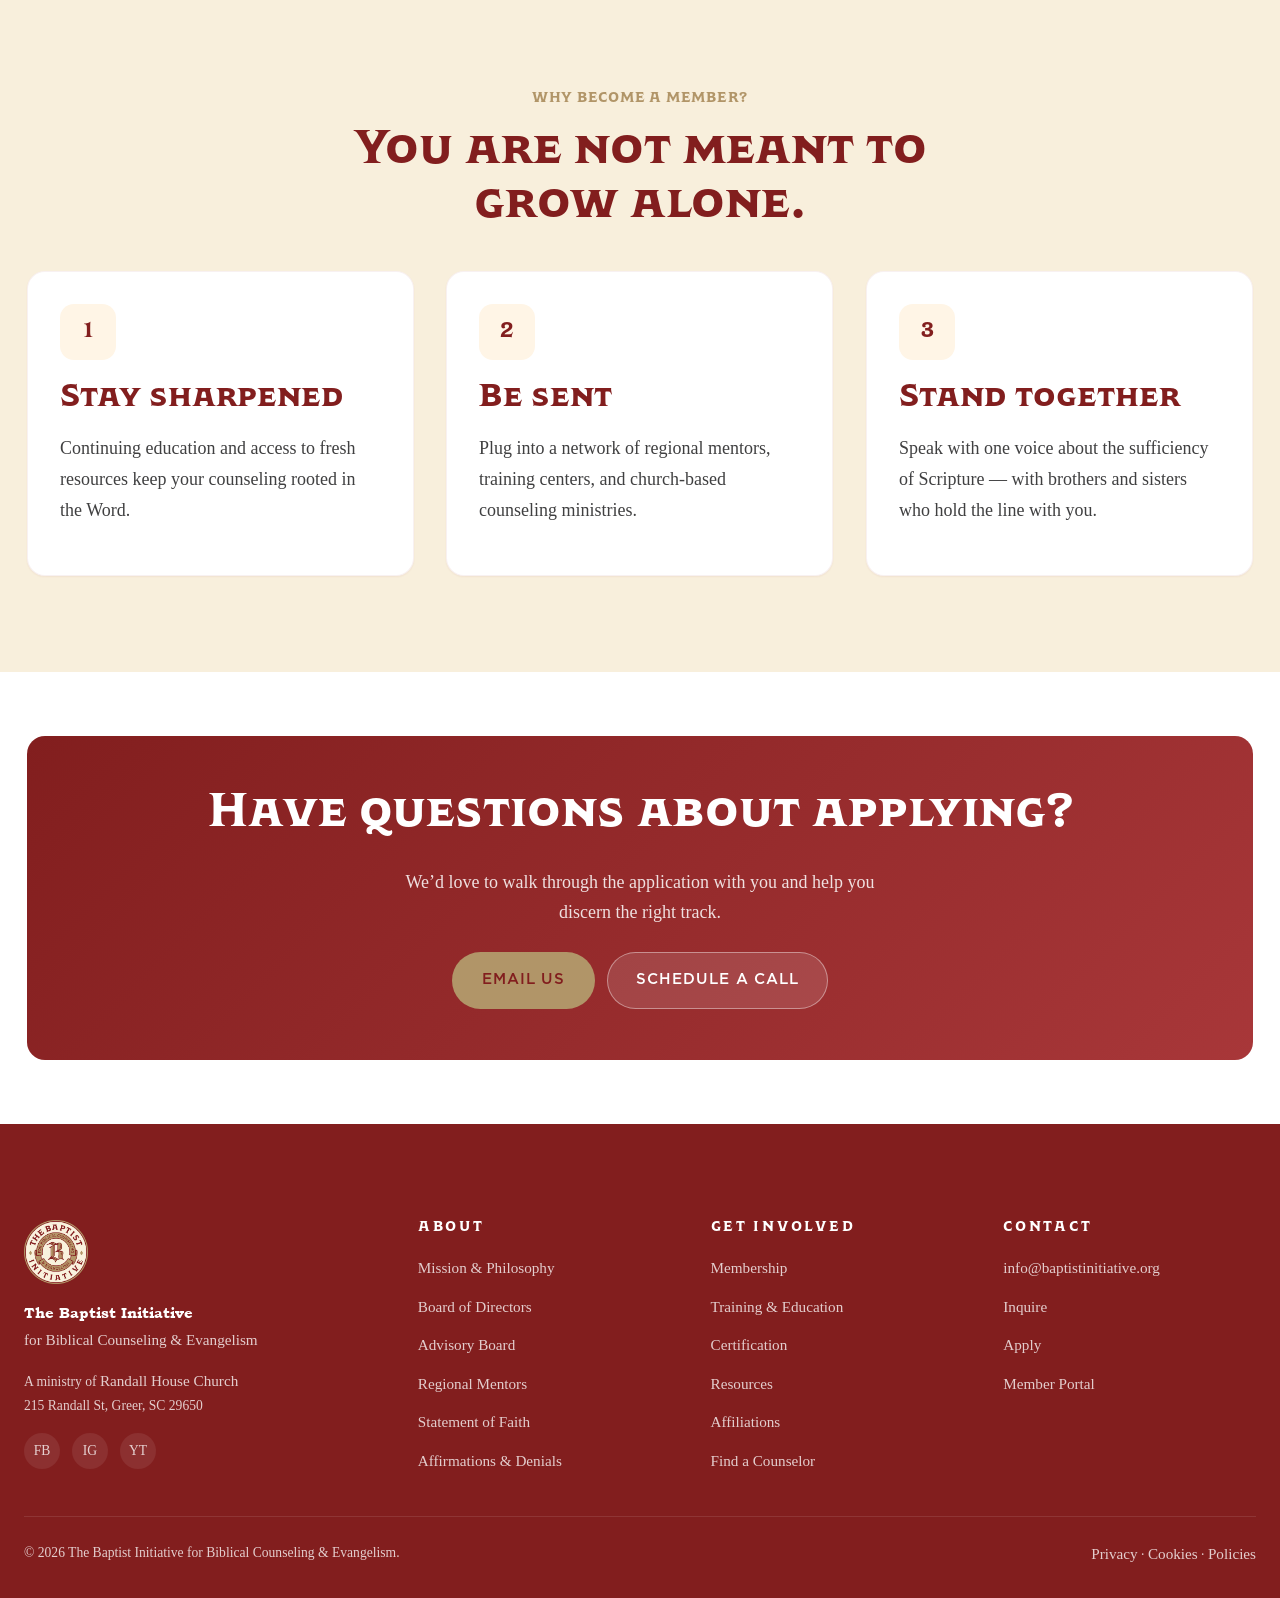
<file: membership/index.html>
<!DOCTYPE html>
<html lang="en">
<head>
<meta charset="utf-8">
<meta name="viewport" content="width=device-width, initial-scale=1">
<title>Membership | The Baptist Initiative</title>
<meta name="description" content="Become an Associate or Certified Member of the Baptist Initiative for Biblical Counseling and Evangelism.">
<link rel="icon" type="image/png" href="/assets/logos/baptist-initiative-logo.png">
<link rel="stylesheet" href="/assets/css/main.css?v=2">
</head>
<body>

<header class="nav" id="site-nav">
  <div class="nav-inner">
    <a class="nav-brand" href="/"><img src="/assets/logos/baptist-initiative-logo.png" alt="" width="44" height="44"><span class="nav-brand-text"><span class="nav-brand-title">Baptist Initiative</span><span class="nav-brand-sub">Counseling &amp; Evangelism</span></span></a>
    <button class="nav-toggle" aria-label="Open menu" aria-expanded="false"><svg viewBox="0 0 24 24" fill="none" stroke="currentColor" stroke-width="2"><path d="M3 6h18M3 12h18M3 18h18"/></svg></button>
    <nav><ul class="nav-menu">
      <li><a href="/" class="">Home</a></li>
      <li><a href="/about/" class="">About</a></li>
      <li><a href="/membership/" class="is-current">Membership</a></li>
      <li><a href="/training/" class="">Training</a></li>
      <li><a href="/certification/" class="">Certification</a></li>
      <li><a href="/resources/" class="">Resources</a></li>
      <li><a href="/find-a-counselor/" class="">Find a Counselor</a></li>
      <li><a class="btn btn-primary nav-cta" href="/about/#contact">Contact</a></li>
    </ul></nav>
  </div>
</header>

<section class="page-header" style="--header-image: url('/assets/img/rh-1119-15.jpg');">
  <span class="eyebrow">Membership</span>
  <h1>Stand with the Initiative.</h1>
  <p>Two paths into membership &mdash; one for those who want to support and learn alongside us, and one for certified biblical counselors who carry the work into the local church.</p>
  <div class="breadcrumbs"><a href="/">Home</a> &middot; Membership</div>
</section>

<section class="section">
  <div class="container">
    <div class="reveal" style="max-width: 760px; margin: 0 auto 3rem; text-align: center;">
      <span class="eyebrow">Two Tracks</span>
      <h2>Choose how to walk with us.</h2>
      <p>Both tracks affirm our Statement of Faith and our Affirmations &amp; Denials. The difference is the level of training and commitment.</p>
    </div>

    <div class="grid" style="grid-template-columns: repeat(auto-fit, minmax(320px, 1fr)); gap: 2rem;">
      <div class="tier reveal">
        <span class="eyebrow">Track 1</span>
        <h3>Associate Membership</h3>
        <p>For believers who affirm our convictions and want to grow in counseling competency &mdash; pastors&rsquo; wives, small-group leaders, lay counselors, and church members of every stripe.</p>
        <ul>
          <li>Affirm our Statement of Faith &amp; Affirmations and Denials</li>
          <li>Access to all written, audio, and video resources</li>
          <li>Discounted registration for conferences and symposiums</li>
          <li>Invitation to regional gatherings</li>
          <li>Quarterly member newsletter</li>
        </ul>
        <a class="btn btn-outline" href="/about/#contact">Apply for Associate</a>
      </div>
      <div class="tier tier-featured reveal delay-1">
        <span class="eyebrow" style="color:rgba(255,255,255,0.8);">Track 2</span>
        <h3>Certified Membership</h3>
        <p>For those who have completed the three-phase certification process and serve as biblical counselors in a local church or ministry context.</p>
        <ul>
          <li>Completed Phase One, Two, and Three of certification</li>
          <li>Passed the Process and Theology exams</li>
          <li>Completed 50 supervised counseling hours</li>
          <li>Annual recertification &amp; continuing education</li>
          <li>Listed in our public Find-a-Counselor directory</li>
          <li>Voting privileges in member matters</li>
        </ul>
        <a class="btn btn-light" href="/certification/">Begin Certification</a>
      </div>
    </div>
  </div>
</section>

<section class="section section-cream">
  <div class="container">
    <div class="reveal center" style="max-width: 700px; margin: 0 auto 2.5rem;">
      <span class="eyebrow">Why Become a Member?</span>
      <h2>You are not meant to grow alone.</h2>
    </div>
    <div class="grid grid-3">
      <div class="card reveal"><div class="card-icon">1</div><h3>Stay sharpened</h3><p>Continuing education and access to fresh resources keep your counseling rooted in the Word.</p></div>
      <div class="card reveal delay-1"><div class="card-icon">2</div><h3>Be sent</h3><p>Plug into a network of regional mentors, training centers, and church-based counseling ministries.</p></div>
      <div class="card reveal delay-2"><div class="card-icon">3</div><h3>Stand together</h3><p>Speak with one voice about the sufficiency of Scripture &mdash; with brothers and sisters who hold the line with you.</p></div>
    </div>
  </div>
</section>

<section class="container">
  <div class="cta-band reveal">
    <h2>Have questions about applying?</h2>
    <p>We&rsquo;d love to walk through the application with you and help you discern the right track.</p>
    <div class="btn-row" style="justify-content:center;">
      <a class="btn btn-light" href="mailto:info@baptistinitiative.org">Email Us</a>
      <a class="btn" style="background: rgba(255,255,255,0.12); color:#fff; border:1px solid rgba(255,255,255,0.4);" href="/about/#contact">Schedule a Call</a>
    </div>
  </div>
</section>

<footer class="footer">
  <div class="footer-inner">
    <div class="footer-brand"><img src="/assets/logos/baptist-initiative-logo.png" alt=""><p><strong style="color:#fff;">The Baptist Initiative</strong><br>for Biblical Counseling &amp; Evangelism</p><p style="font-size:0.85rem;">A ministry of <a href="https://www.randallhousegreer.com" target="_blank" rel="noopener">Randall House Church</a><br>215 Randall St, Greer, SC 29650</p><div class="footer-social"><a href="https://facebook.com/" aria-label="Facebook">FB</a><a href="https://instagram.com/" aria-label="Instagram">IG</a><a href="https://youtube.com/" aria-label="YouTube">YT</a></div></div>
    <div><h4>About</h4><ul><li><a href="/about/">Mission &amp; Philosophy</a></li><li><a href="/about/board.html">Board of Directors</a></li><li><a href="/about/advisory-board.html">Advisory Board</a></li><li><a href="/about/regional-mentors.html">Regional Mentors</a></li><li><a href="/about/statement-of-faith.html">Statement of Faith</a></li><li><a href="/about/affirmations-denials.html">Affirmations &amp; Denials</a></li></ul></div>
    <div><h4>Get Involved</h4><ul><li><a href="/membership/">Membership</a></li><li><a href="/training/">Training &amp; Education</a></li><li><a href="/certification/">Certification</a></li><li><a href="/resources/">Resources</a></li><li><a href="/affiliations/">Affiliations</a></li><li><a href="/find-a-counselor/">Find a Counselor</a></li></ul></div>
    <div><h4>Contact</h4><ul><li><a href="mailto:info@baptistinitiative.org">info@baptistinitiative.org</a></li><li><a href="/about/#contact">Inquire</a></li><li><a href="/about/#contact">Apply</a></li><li><a href="#">Member Portal</a></li></ul></div>
  </div>
  <div class="footer-bottom"><span>&copy; <span id="current-year">2026</span> The Baptist Initiative for Biblical Counseling &amp; Evangelism.</span><span><a href="#">Privacy</a> &middot; <a href="#">Cookies</a> &middot; <a href="#">Policies</a></span></div>
</footer>
<script src="/assets/js/main.js?v=2"></script>
</body>
</html>
</file>
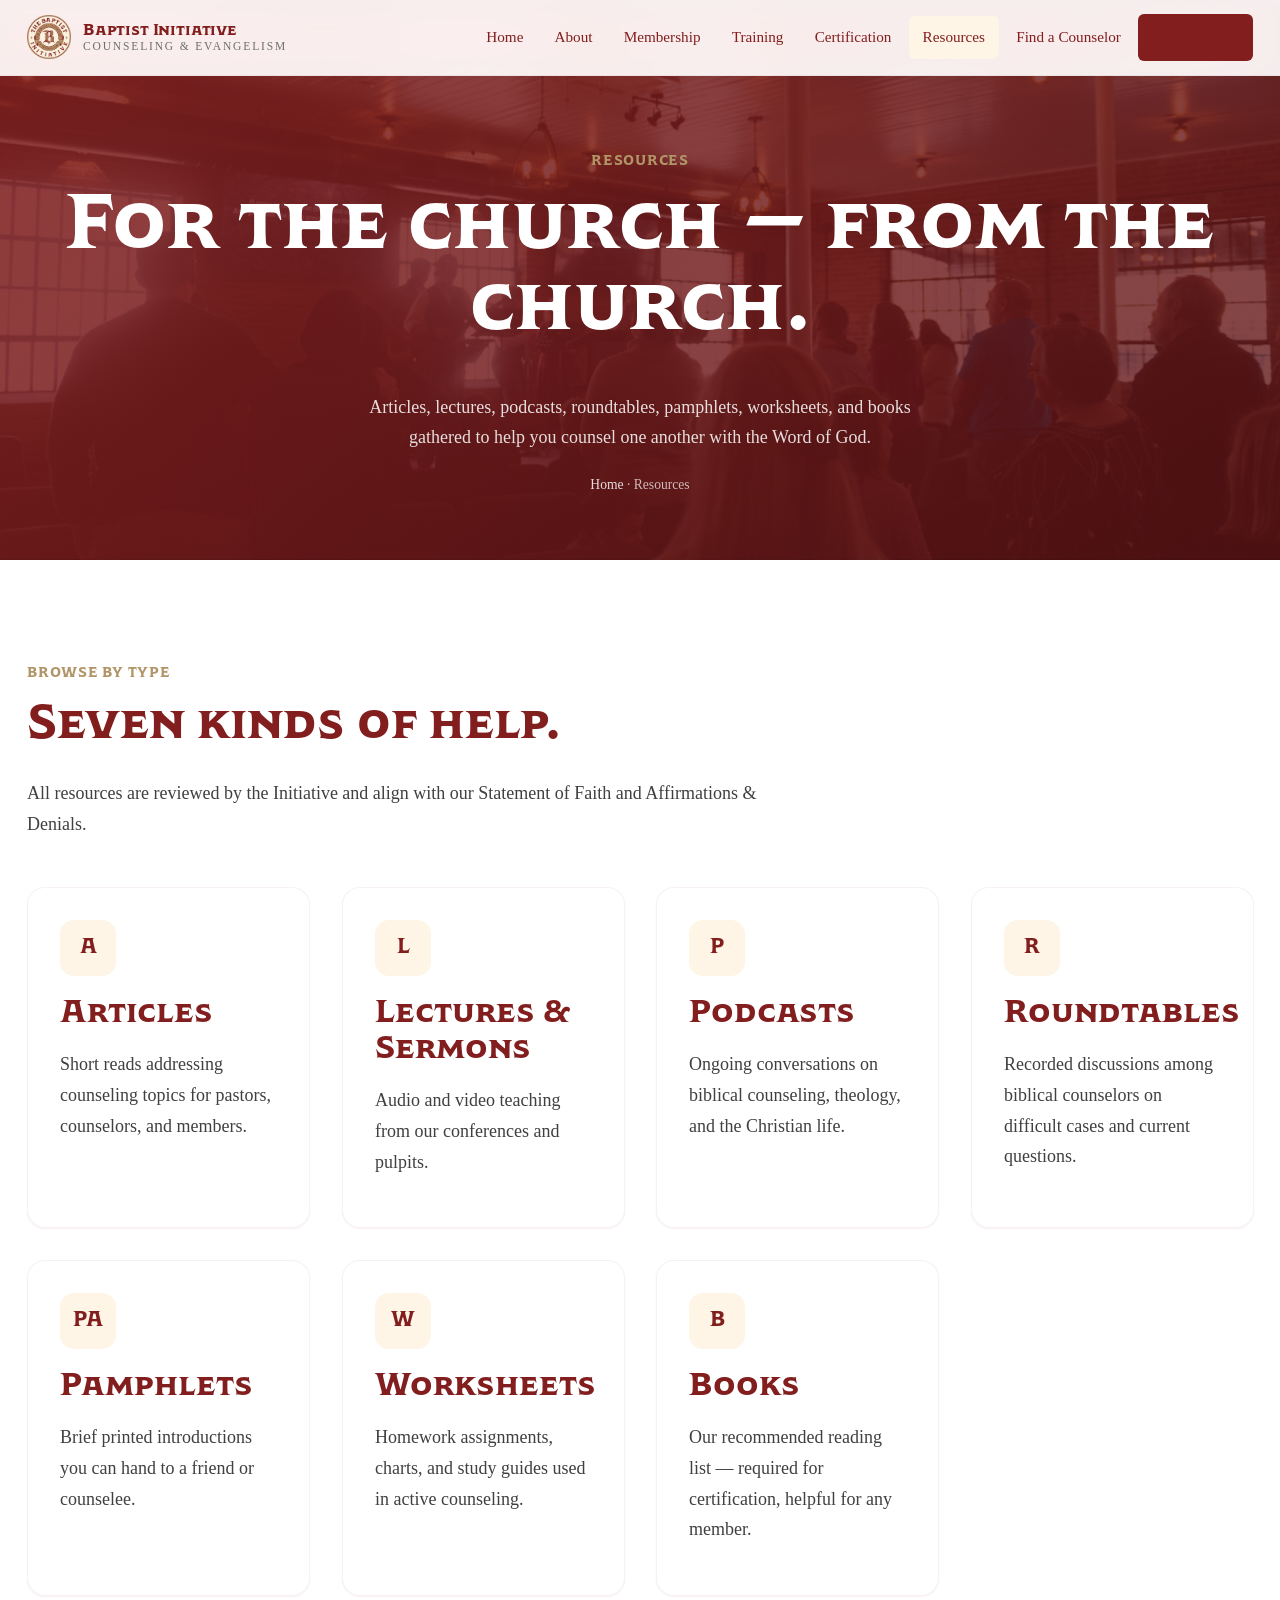
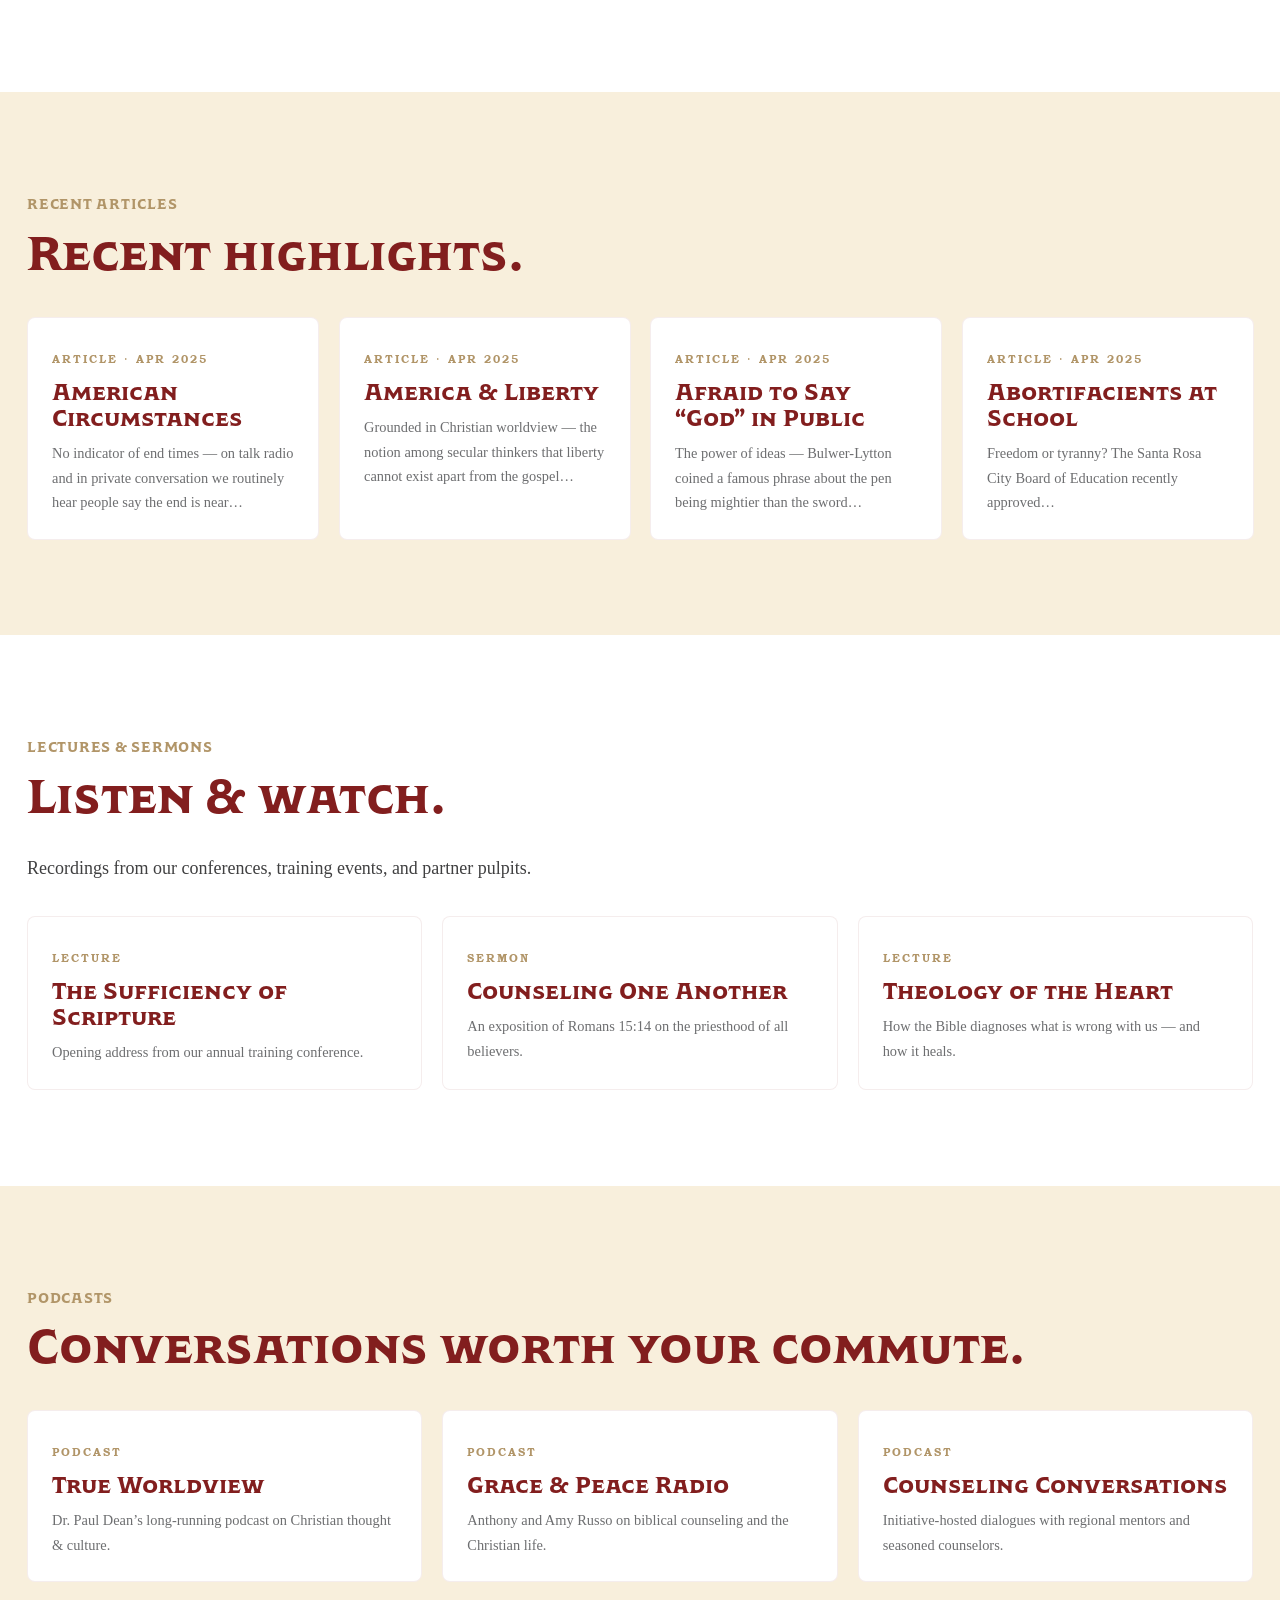
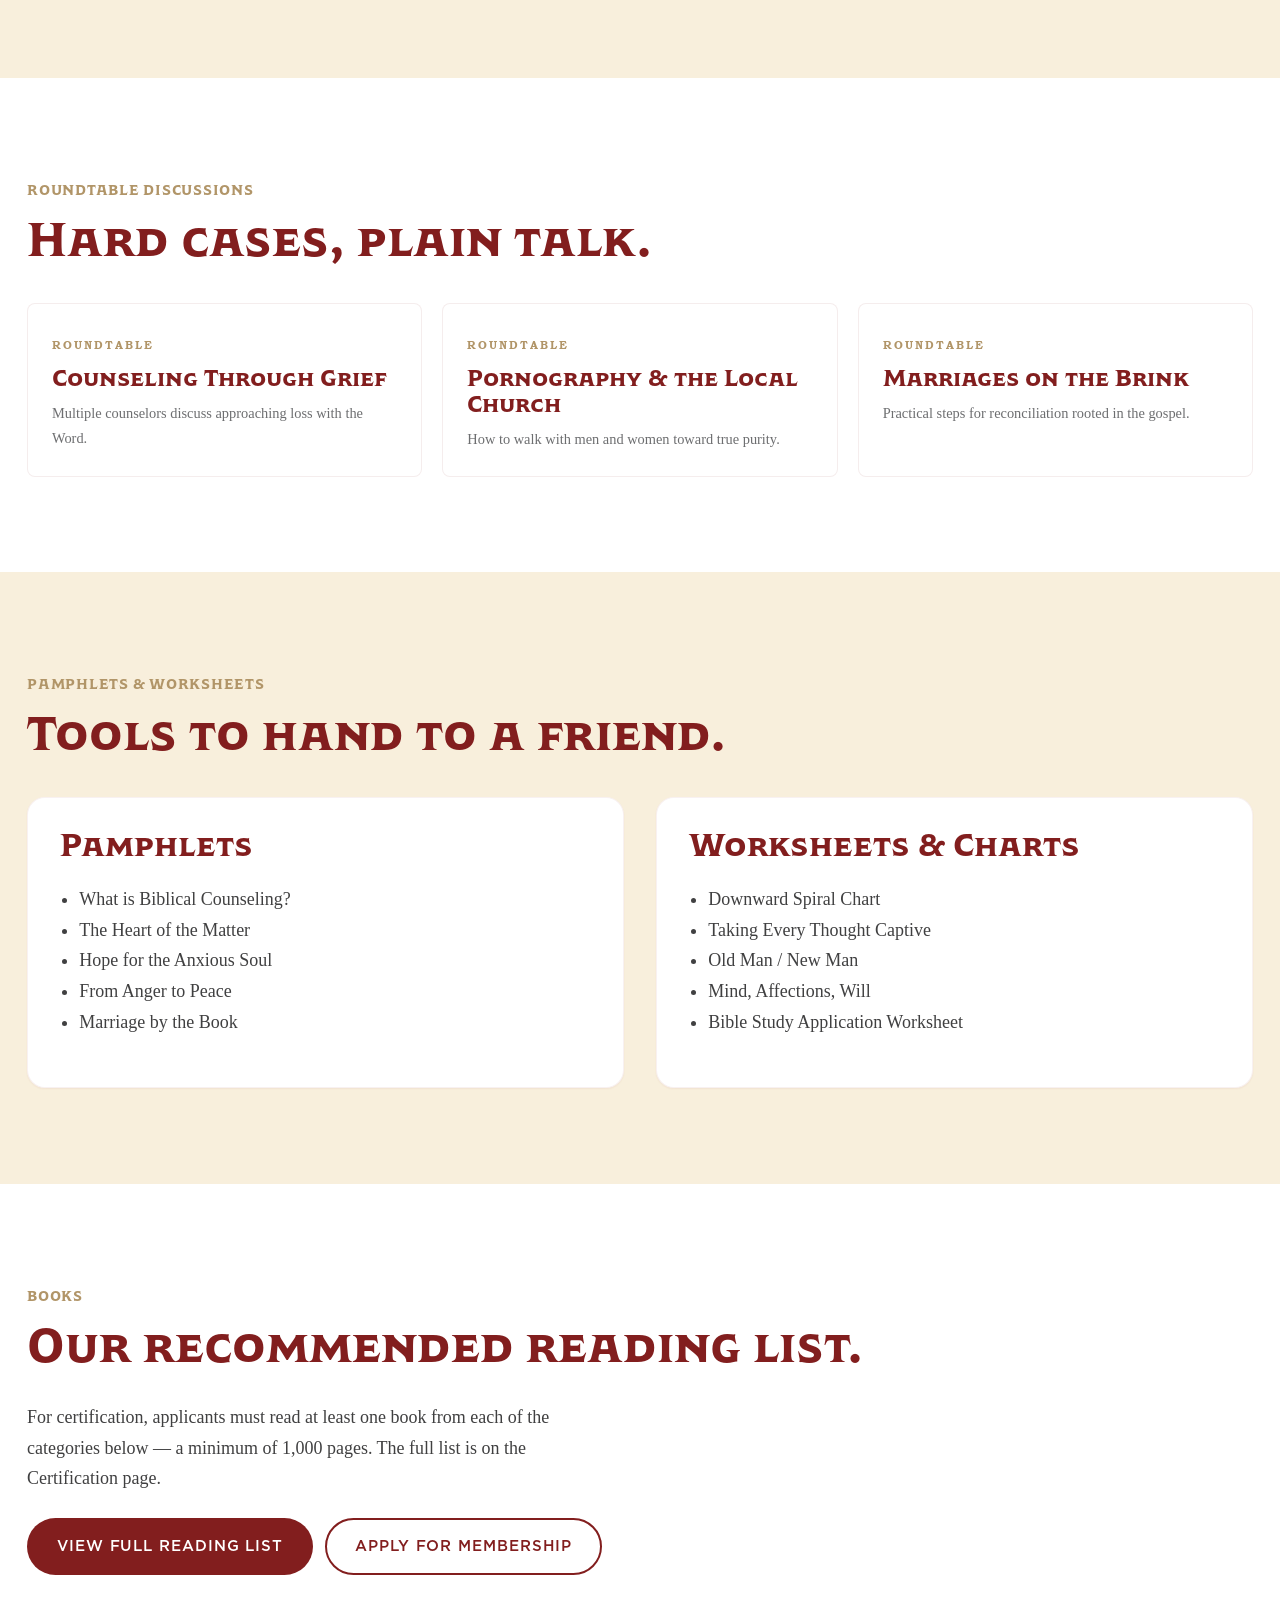
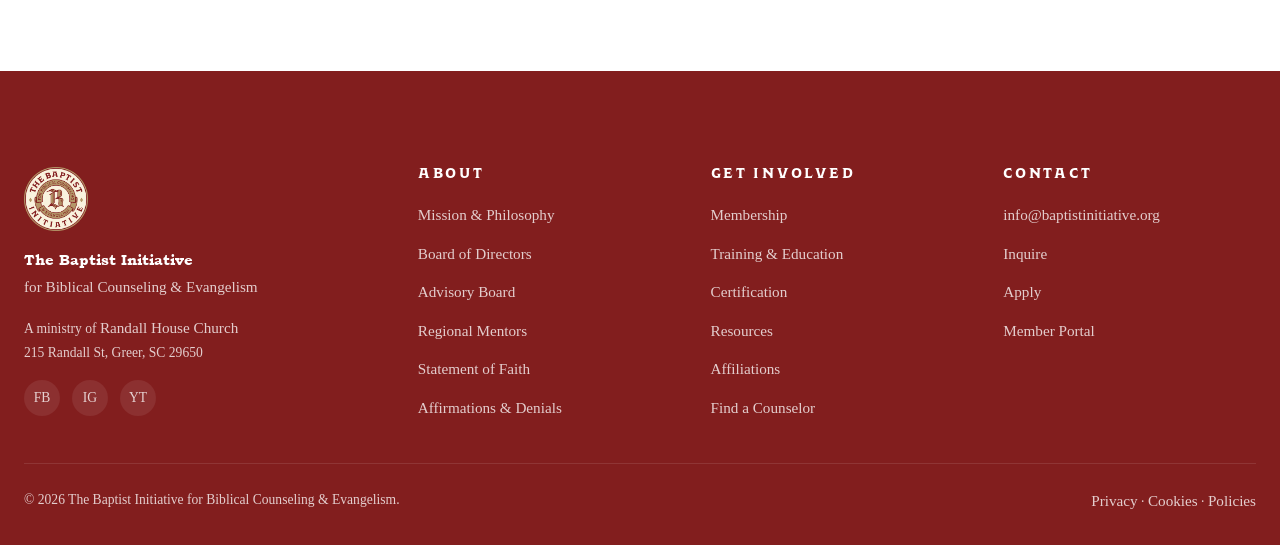
<file: resources/index.html>
<!DOCTYPE html>
<html lang="en">
<head>
<meta charset="utf-8">
<meta name="viewport" content="width=device-width, initial-scale=1">
<title>Resources | The Baptist Initiative</title>
<meta name="description" content="Articles, lectures, podcasts, roundtables, pamphlets, worksheets, and books from the Baptist Initiative.">
<link rel="icon" type="image/png" href="/assets/logos/baptist-initiative-logo.png">
<link rel="stylesheet" href="/assets/css/main.css?v=2">
</head>
<body>

<header class="nav" id="site-nav">
  <div class="nav-inner">
    <a class="nav-brand" href="/"><img src="/assets/logos/baptist-initiative-logo.png" alt="" width="44" height="44"><span class="nav-brand-text"><span class="nav-brand-title">Baptist Initiative</span><span class="nav-brand-sub">Counseling &amp; Evangelism</span></span></a>
    <button class="nav-toggle" aria-label="Open menu" aria-expanded="false"><svg viewBox="0 0 24 24" fill="none" stroke="currentColor" stroke-width="2"><path d="M3 6h18M3 12h18M3 18h18"/></svg></button>
    <nav><ul class="nav-menu">
      <li><a href="/" class="">Home</a></li>
      <li><a href="/about/" class="">About</a></li>
      <li><a href="/membership/" class="">Membership</a></li>
      <li><a href="/training/" class="">Training</a></li>
      <li><a href="/certification/" class="">Certification</a></li>
      <li><a href="/resources/" class="is-current">Resources</a></li>
      <li><a href="/find-a-counselor/" class="">Find a Counselor</a></li>
      <li><a class="btn btn-primary nav-cta" href="/about/#contact">Contact</a></li>
    </ul></nav>
  </div>
</header>

<section class="page-header" style="--header-image: url('/assets/img/rh-1119-16.jpg');">
  <span class="eyebrow">Resources</span>
  <h1>For the church &mdash; from the church.</h1>
  <p>Articles, lectures, podcasts, roundtables, pamphlets, worksheets, and books gathered to help you counsel one another with the Word of God.</p>
  <div class="breadcrumbs"><a href="/">Home</a> &middot; Resources</div>
</section>

<section class="section">
  <div class="container">
    <div class="reveal" style="max-width: 760px; margin-bottom: 3rem;">
      <span class="eyebrow">Browse by Type</span>
      <h2>Seven kinds of help.</h2>
      <p>All resources are reviewed by the Initiative and align with our Statement of Faith and Affirmations &amp; Denials.</p>
    </div>

    <div class="grid grid-3">
      <a href="#articles" class="card reveal" style="text-decoration:none; color:inherit;"><div class="card-icon">A</div><h3>Articles</h3><p>Short reads addressing counseling topics for pastors, counselors, and members.</p></a>
      <a href="#lectures" class="card reveal delay-1" style="text-decoration:none; color:inherit;"><div class="card-icon">L</div><h3>Lectures &amp; Sermons</h3><p>Audio and video teaching from our conferences and pulpits.</p></a>
      <a href="#podcasts" class="card reveal delay-2" style="text-decoration:none; color:inherit;"><div class="card-icon">P</div><h3>Podcasts</h3><p>Ongoing conversations on biblical counseling, theology, and the Christian life.</p></a>
      <a href="#roundtables" class="card reveal" style="text-decoration:none; color:inherit;"><div class="card-icon">R</div><h3>Roundtables</h3><p>Recorded discussions among biblical counselors on difficult cases and current questions.</p></a>
      <a href="#pamphlets" class="card reveal delay-1" style="text-decoration:none; color:inherit;"><div class="card-icon">PA</div><h3>Pamphlets</h3><p>Brief printed introductions you can hand to a friend or counselee.</p></a>
      <a href="#worksheets" class="card reveal delay-2" style="text-decoration:none; color:inherit;"><div class="card-icon">W</div><h3>Worksheets</h3><p>Homework assignments, charts, and study guides used in active counseling.</p></a>
      <a href="#books" class="card reveal" style="text-decoration:none; color:inherit;"><div class="card-icon">B</div><h3>Books</h3><p>Our recommended reading list &mdash; required for certification, helpful for any member.</p></a>
    </div>
  </div>
</section>

<section id="articles" class="section section-cream">
  <div class="container">
    <span class="eyebrow reveal">Recent Articles</span>
    <h2 class="reveal" style="margin-bottom: 2rem;">Recent highlights.</h2>
    <div class="resource-grid">
      <div class="resource reveal"><span class="resource-type">Article &middot; Apr 2025</span><h4>American Circumstances</h4><p>No indicator of end times &mdash; on talk radio and in private conversation we routinely hear people say the end is near&hellip;</p></div>
      <div class="resource reveal delay-1"><span class="resource-type">Article &middot; Apr 2025</span><h4>America &amp; Liberty</h4><p>Grounded in Christian worldview &mdash; the notion among secular thinkers that liberty cannot exist apart from the gospel&hellip;</p></div>
      <div class="resource reveal delay-2"><span class="resource-type">Article &middot; Apr 2025</span><h4>Afraid to Say &ldquo;God&rdquo; in Public</h4><p>The power of ideas &mdash; Bulwer-Lytton coined a famous phrase about the pen being mightier than the sword&hellip;</p></div>
      <div class="resource reveal delay-3"><span class="resource-type">Article &middot; Apr 2025</span><h4>Abortifacients at School</h4><p>Freedom or tyranny? The Santa Rosa City Board of Education recently approved&hellip;</p></div>
    </div>
  </div>
</section>

<section id="lectures" class="section">
  <div class="container">
    <span class="eyebrow reveal">Lectures &amp; Sermons</span>
    <h2 class="reveal">Listen &amp; watch.</h2>
    <p class="reveal" style="max-width: 60ch;">Recordings from our conferences, training events, and partner pulpits.</p>
    <div class="resource-grid reveal" style="margin-top: 2rem;">
      <div class="resource"><span class="resource-type">Lecture</span><h4>The Sufficiency of Scripture</h4><p>Opening address from our annual training conference.</p></div>
      <div class="resource"><span class="resource-type">Sermon</span><h4>Counseling One Another</h4><p>An exposition of Romans 15:14 on the priesthood of all believers.</p></div>
      <div class="resource"><span class="resource-type">Lecture</span><h4>Theology of the Heart</h4><p>How the Bible diagnoses what is wrong with us &mdash; and how it heals.</p></div>
    </div>
  </div>
</section>

<section id="podcasts" class="section section-cream">
  <div class="container">
    <span class="eyebrow reveal">Podcasts</span>
    <h2 class="reveal">Conversations worth your commute.</h2>
    <div class="resource-grid reveal" style="margin-top: 2rem;">
      <div class="resource"><span class="resource-type">Podcast</span><h4>True Worldview</h4><p>Dr. Paul Dean&rsquo;s long-running podcast on Christian thought &amp; culture.</p></div>
      <div class="resource"><span class="resource-type">Podcast</span><h4>Grace &amp; Peace Radio</h4><p>Anthony and Amy Russo on biblical counseling and the Christian life.</p></div>
      <div class="resource"><span class="resource-type">Podcast</span><h4>Counseling Conversations</h4><p>Initiative-hosted dialogues with regional mentors and seasoned counselors.</p></div>
    </div>
  </div>
</section>

<section id="roundtables" class="section">
  <div class="container">
    <span class="eyebrow reveal">Roundtable Discussions</span>
    <h2 class="reveal">Hard cases, plain talk.</h2>
    <div class="resource-grid reveal" style="margin-top: 2rem;">
      <div class="resource"><span class="resource-type">Roundtable</span><h4>Counseling Through Grief</h4><p>Multiple counselors discuss approaching loss with the Word.</p></div>
      <div class="resource"><span class="resource-type">Roundtable</span><h4>Pornography &amp; the Local Church</h4><p>How to walk with men and women toward true purity.</p></div>
      <div class="resource"><span class="resource-type">Roundtable</span><h4>Marriages on the Brink</h4><p>Practical steps for reconciliation rooted in the gospel.</p></div>
    </div>
  </div>
</section>

<section id="pamphlets" class="section section-cream">
  <div class="container">
    <span class="eyebrow reveal">Pamphlets &amp; Worksheets</span>
    <h2 class="reveal">Tools to hand to a friend.</h2>
    <div id="worksheets" class="grid" style="grid-template-columns: 1fr 1fr; gap: 2rem; margin-top: 2rem;">
      <div class="card reveal">
        <h3>Pamphlets</h3>
        <ul style="padding-left: 1.2rem;">
          <li>What is Biblical Counseling?</li>
          <li>The Heart of the Matter</li>
          <li>Hope for the Anxious Soul</li>
          <li>From Anger to Peace</li>
          <li>Marriage by the Book</li>
        </ul>
      </div>
      <div class="card reveal delay-1">
        <h3>Worksheets &amp; Charts</h3>
        <ul style="padding-left: 1.2rem;">
          <li>Downward Spiral Chart</li>
          <li>Taking Every Thought Captive</li>
          <li>Old Man / New Man</li>
          <li>Mind, Affections, Will</li>
          <li>Bible Study Application Worksheet</li>
        </ul>
      </div>
    </div>
  </div>
</section>

<section id="books" class="section">
  <div class="container">
    <span class="eyebrow reveal">Books</span>
    <h2 class="reveal">Our recommended reading list.</h2>
    <p class="reveal" style="max-width: 65ch;">For certification, applicants must read at least one book from each of the categories below &mdash; a minimum of 1,000 pages. The full list is on the Certification page.</p>
    <div class="btn-row reveal" style="margin-top: 1.5rem;">
      <a class="btn btn-primary" href="/certification/#reading-list">View Full Reading List</a>
      <a class="btn btn-outline" href="/membership/">Apply for Membership</a>
    </div>
  </div>
</section>

<footer class="footer">
  <div class="footer-inner">
    <div class="footer-brand"><img src="/assets/logos/baptist-initiative-logo.png" alt=""><p><strong style="color:#fff;">The Baptist Initiative</strong><br>for Biblical Counseling &amp; Evangelism</p><p style="font-size:0.85rem;">A ministry of <a href="https://www.randallhousegreer.com" target="_blank" rel="noopener">Randall House Church</a><br>215 Randall St, Greer, SC 29650</p><div class="footer-social"><a href="https://facebook.com/" aria-label="Facebook">FB</a><a href="https://instagram.com/" aria-label="Instagram">IG</a><a href="https://youtube.com/" aria-label="YouTube">YT</a></div></div>
    <div><h4>About</h4><ul><li><a href="/about/">Mission &amp; Philosophy</a></li><li><a href="/about/board.html">Board of Directors</a></li><li><a href="/about/advisory-board.html">Advisory Board</a></li><li><a href="/about/regional-mentors.html">Regional Mentors</a></li><li><a href="/about/statement-of-faith.html">Statement of Faith</a></li><li><a href="/about/affirmations-denials.html">Affirmations &amp; Denials</a></li></ul></div>
    <div><h4>Get Involved</h4><ul><li><a href="/membership/">Membership</a></li><li><a href="/training/">Training &amp; Education</a></li><li><a href="/certification/">Certification</a></li><li><a href="/resources/">Resources</a></li><li><a href="/affiliations/">Affiliations</a></li><li><a href="/find-a-counselor/">Find a Counselor</a></li></ul></div>
    <div><h4>Contact</h4><ul><li><a href="mailto:info@baptistinitiative.org">info@baptistinitiative.org</a></li><li><a href="/about/#contact">Inquire</a></li><li><a href="/about/#contact">Apply</a></li><li><a href="#">Member Portal</a></li></ul></div>
  </div>
  <div class="footer-bottom"><span>&copy; <span id="current-year">2026</span> The Baptist Initiative for Biblical Counseling &amp; Evangelism.</span><span><a href="#">Privacy</a> &middot; <a href="#">Cookies</a> &middot; <a href="#">Policies</a></span></div>
</footer>
<script src="/assets/js/main.js?v=2"></script>
</body>
</html>
</file>
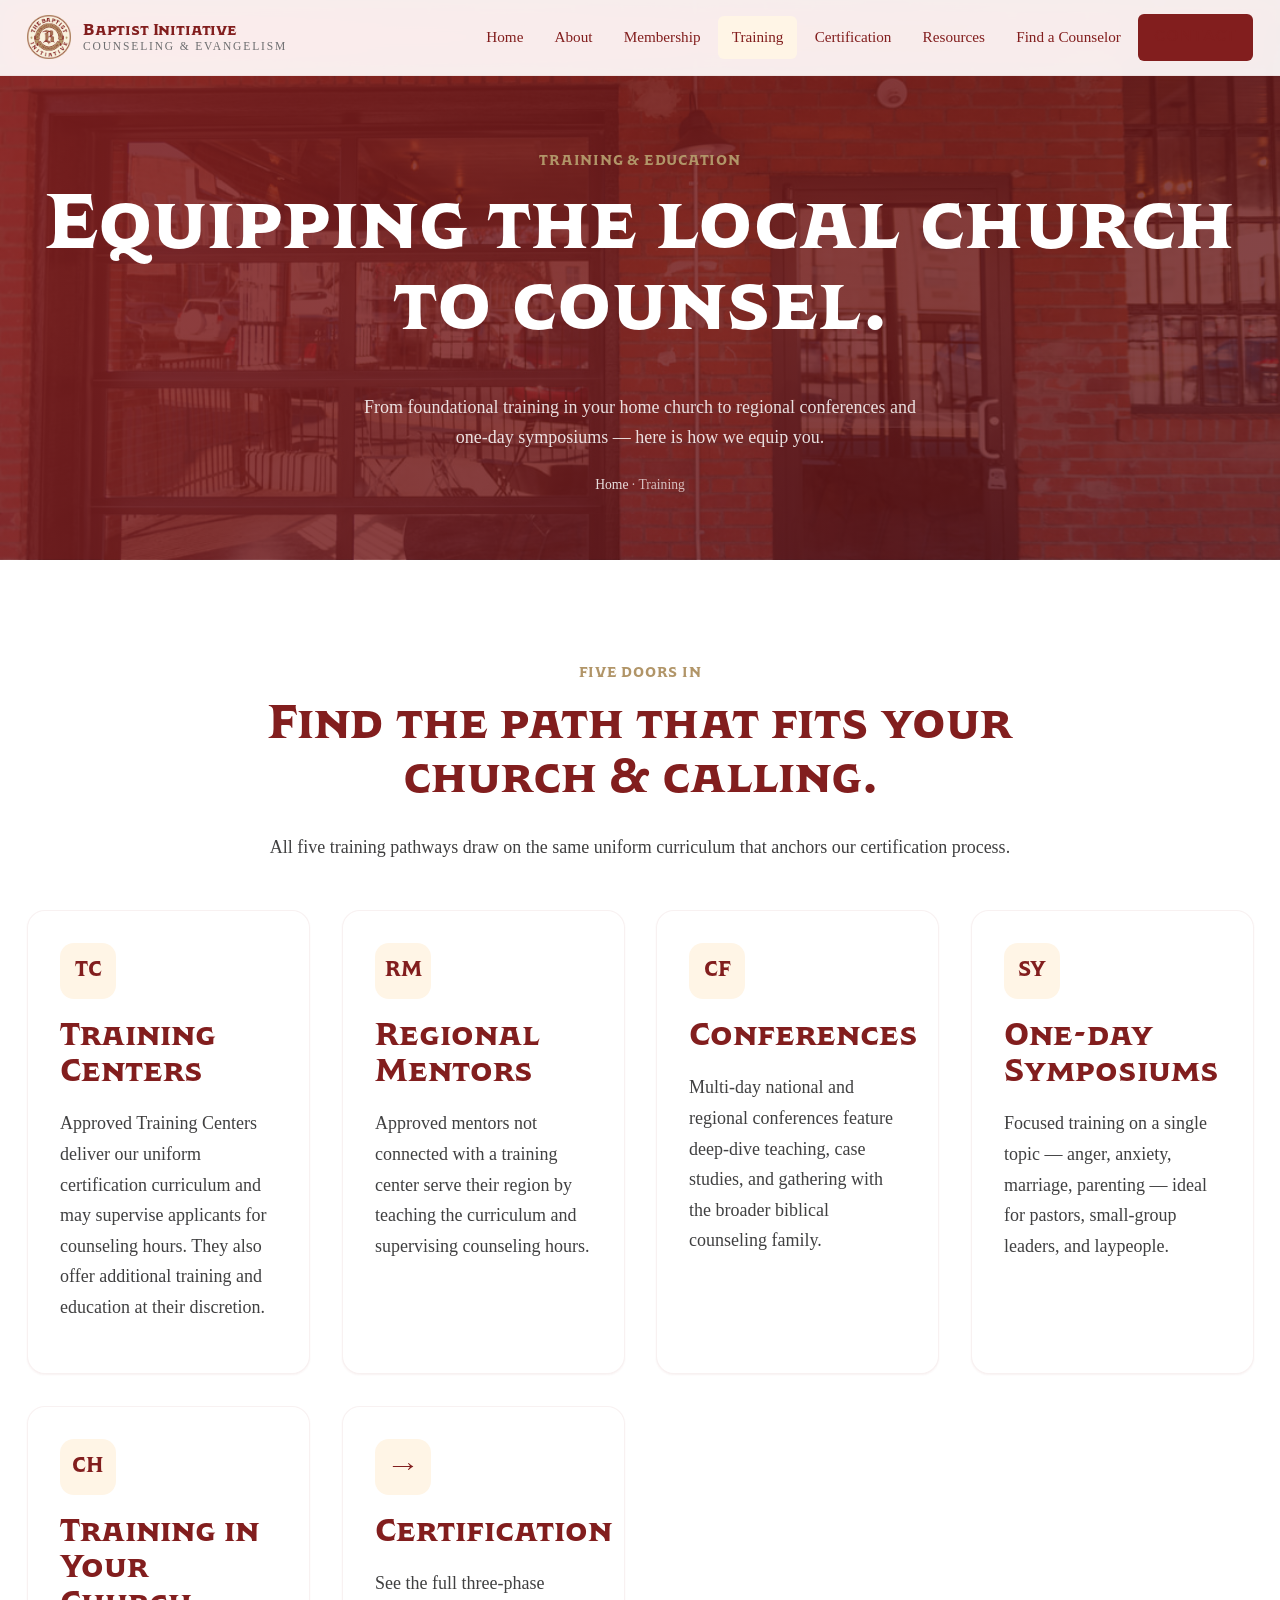
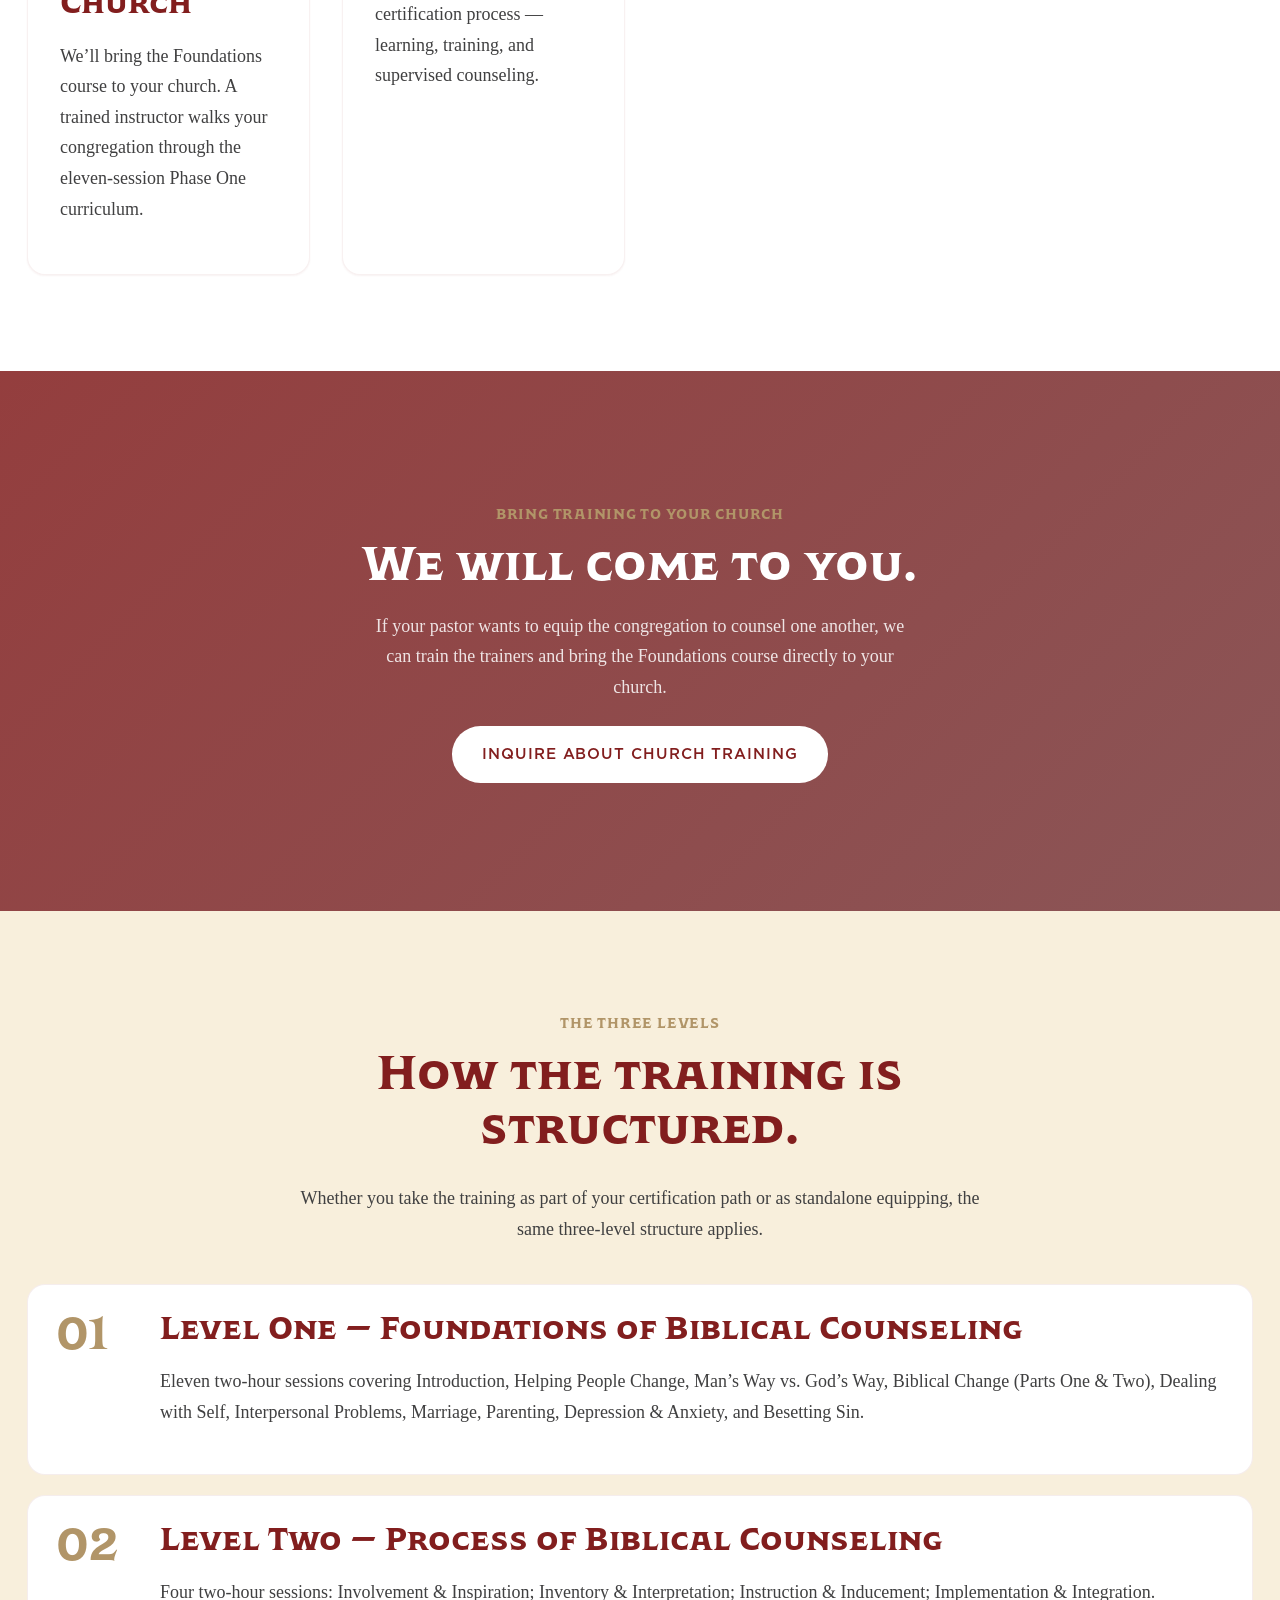
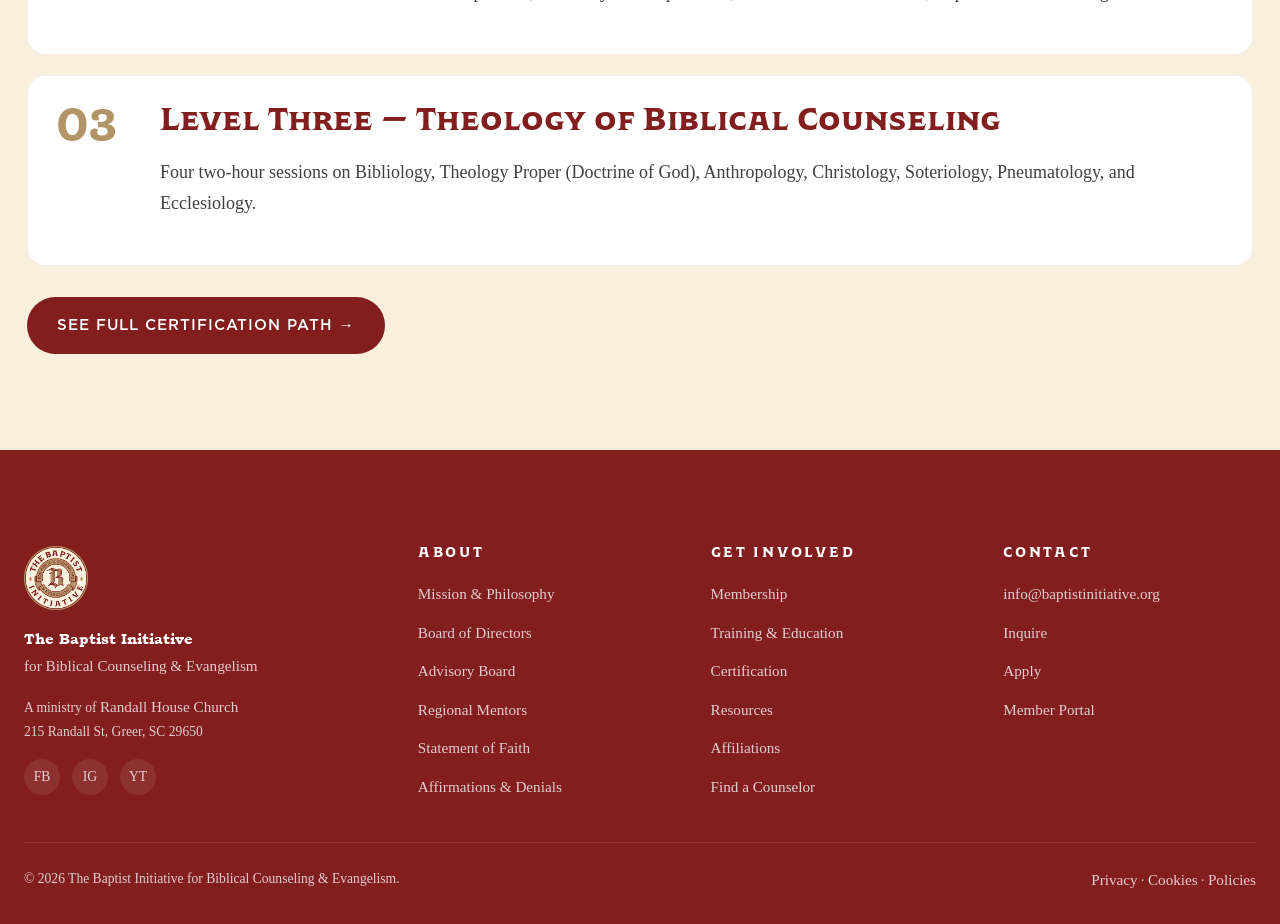
<file: training/index.html>
<!DOCTYPE html>
<html lang="en">
<head>
<meta charset="utf-8">
<meta name="viewport" content="width=device-width, initial-scale=1">
<title>Training & Education | The Baptist Initiative</title>
<meta name="description" content="Training and education paths from the Baptist Initiative: Training Centers, Regional Mentors, Conferences, Symposiums, and Training in Your Church.">
<link rel="icon" type="image/png" href="/assets/logos/baptist-initiative-logo.png">
<link rel="stylesheet" href="/assets/css/main.css?v=2">
</head>
<body>

<header class="nav" id="site-nav">
  <div class="nav-inner">
    <a class="nav-brand" href="/"><img src="/assets/logos/baptist-initiative-logo.png" alt="" width="44" height="44"><span class="nav-brand-text"><span class="nav-brand-title">Baptist Initiative</span><span class="nav-brand-sub">Counseling &amp; Evangelism</span></span></a>
    <button class="nav-toggle" aria-label="Open menu" aria-expanded="false"><svg viewBox="0 0 24 24" fill="none" stroke="currentColor" stroke-width="2"><path d="M3 6h18M3 12h18M3 18h18"/></svg></button>
    <nav><ul class="nav-menu">
      <li><a href="/" class="">Home</a></li>
      <li><a href="/about/" class="">About</a></li>
      <li><a href="/membership/" class="">Membership</a></li>
      <li><a href="/training/" class="is-current">Training</a></li>
      <li><a href="/certification/" class="">Certification</a></li>
      <li><a href="/resources/" class="">Resources</a></li>
      <li><a href="/find-a-counselor/" class="">Find a Counselor</a></li>
      <li><a class="btn btn-primary nav-cta" href="/about/#contact">Contact</a></li>
    </ul></nav>
  </div>
</header>

<section class="page-header" style="--header-image: url('/assets/img/rh-1119-6.jpg');">
  <span class="eyebrow">Training &amp; Education</span>
  <h1>Equipping the local church to counsel.</h1>
  <p>From foundational training in your home church to regional conferences and one-day symposiums &mdash; here is how we equip you.</p>
  <div class="breadcrumbs"><a href="/">Home</a> &middot; Training</div>
</section>

<section class="section">
  <div class="container">
    <div class="reveal" style="max-width: 760px; margin: 0 auto 3rem; text-align: center;">
      <span class="eyebrow">Five Doors In</span>
      <h2>Find the path that fits your church &amp; calling.</h2>
      <p>All five training pathways draw on the same uniform curriculum that anchors our certification process.</p>
    </div>

    <div class="grid grid-3">
      <div class="card reveal"><div class="card-icon">TC</div><h3>Training Centers</h3><p>Approved Training Centers deliver our uniform certification curriculum and may supervise applicants for counseling hours. They also offer additional training and education at their discretion.</p></div>
      <div class="card reveal delay-1"><div class="card-icon">RM</div><h3>Regional Mentors</h3><p>Approved mentors not connected with a training center serve their region by teaching the curriculum and supervising counseling hours.</p></div>
      <div class="card reveal delay-2"><div class="card-icon">CF</div><h3>Conferences</h3><p>Multi-day national and regional conferences feature deep-dive teaching, case studies, and gathering with the broader biblical counseling family.</p></div>
      <div class="card reveal"><div class="card-icon">SY</div><h3>One-day Symposiums</h3><p>Focused training on a single topic &mdash; anger, anxiety, marriage, parenting &mdash; ideal for pastors, small-group leaders, and laypeople.</p></div>
      <div class="card reveal delay-1"><div class="card-icon">CH</div><h3>Training in Your Church</h3><p>We&rsquo;ll bring the Foundations course to your church. A trained instructor walks your congregation through the eleven-session Phase One curriculum.</p></div>
      <a class="card reveal delay-2" href="/certification/" style="text-decoration:none; color:inherit;"><div class="card-icon">&rarr;</div><h3>Certification</h3><p>See the full three-phase certification process &mdash; learning, training, and supervised counseling.</p></a>
    </div>
  </div>
</section>

<section class="parallax" style="background-image: url('/assets/img/rh-1119-19.jpg');">
  <div class="reveal reveal-scale">
    <span class="eyebrow">Bring Training to Your Church</span>
    <h2>We will come to you.</h2>
    <p>If your pastor wants to equip the congregation to counsel one another, we can train the trainers and bring the Foundations course directly to your church.</p>
    <a class="btn btn-light" href="/about/#contact">Inquire about Church Training</a>
  </div>
</section>

<section class="section section-cream">
  <div class="container">
    <div class="reveal center" style="max-width: 700px; margin: 0 auto 2.5rem;">
      <span class="eyebrow">The Three Levels</span>
      <h2>How the training is structured.</h2>
      <p>Whether you take the training as part of your certification path or as standalone equipping, the same three-level structure applies.</p>
    </div>

    <div class="phase reveal">
      <div class="phase-num">01</div>
      <div>
        <h3>Level One &mdash; Foundations of Biblical Counseling</h3>
        <p>Eleven two-hour sessions covering Introduction, Helping People Change, Man&rsquo;s Way vs. God&rsquo;s Way, Biblical Change (Parts One &amp; Two), Dealing with Self, Interpersonal Problems, Marriage, Parenting, Depression &amp; Anxiety, and Besetting Sin.</p>
      </div>
    </div>
    <div class="phase reveal delay-1">
      <div class="phase-num">02</div>
      <div>
        <h3>Level Two &mdash; Process of Biblical Counseling</h3>
        <p>Four two-hour sessions: Involvement &amp; Inspiration; Inventory &amp; Interpretation; Instruction &amp; Inducement; Implementation &amp; Integration.</p>
      </div>
    </div>
    <div class="phase reveal delay-2">
      <div class="phase-num">03</div>
      <div>
        <h3>Level Three &mdash; Theology of Biblical Counseling</h3>
        <p>Four two-hour sessions on Bibliology, Theology Proper (Doctrine of God), Anthropology, Christology, Soteriology, Pneumatology, and Ecclesiology.</p>
      </div>
    </div>

    <div class="reveal" style="margin-top: 2rem;">
      <a class="btn btn-primary" href="/certification/">See full certification path &rarr;</a>
    </div>
  </div>
</section>

<footer class="footer">
  <div class="footer-inner">
    <div class="footer-brand"><img src="/assets/logos/baptist-initiative-logo.png" alt=""><p><strong style="color:#fff;">The Baptist Initiative</strong><br>for Biblical Counseling &amp; Evangelism</p><p style="font-size:0.85rem;">A ministry of <a href="https://www.randallhousegreer.com" target="_blank" rel="noopener">Randall House Church</a><br>215 Randall St, Greer, SC 29650</p><div class="footer-social"><a href="https://facebook.com/" aria-label="Facebook">FB</a><a href="https://instagram.com/" aria-label="Instagram">IG</a><a href="https://youtube.com/" aria-label="YouTube">YT</a></div></div>
    <div><h4>About</h4><ul><li><a href="/about/">Mission &amp; Philosophy</a></li><li><a href="/about/board.html">Board of Directors</a></li><li><a href="/about/advisory-board.html">Advisory Board</a></li><li><a href="/about/regional-mentors.html">Regional Mentors</a></li><li><a href="/about/statement-of-faith.html">Statement of Faith</a></li><li><a href="/about/affirmations-denials.html">Affirmations &amp; Denials</a></li></ul></div>
    <div><h4>Get Involved</h4><ul><li><a href="/membership/">Membership</a></li><li><a href="/training/">Training &amp; Education</a></li><li><a href="/certification/">Certification</a></li><li><a href="/resources/">Resources</a></li><li><a href="/affiliations/">Affiliations</a></li><li><a href="/find-a-counselor/">Find a Counselor</a></li></ul></div>
    <div><h4>Contact</h4><ul><li><a href="mailto:info@baptistinitiative.org">info@baptistinitiative.org</a></li><li><a href="/about/#contact">Inquire</a></li><li><a href="/about/#contact">Apply</a></li><li><a href="#">Member Portal</a></li></ul></div>
  </div>
  <div class="footer-bottom"><span>&copy; <span id="current-year">2026</span> The Baptist Initiative for Biblical Counseling &amp; Evangelism.</span><span><a href="#">Privacy</a> &middot; <a href="#">Cookies</a> &middot; <a href="#">Policies</a></span></div>
</footer>
<script src="/assets/js/main.js?v=2"></script>
</body>
</html>
</file>
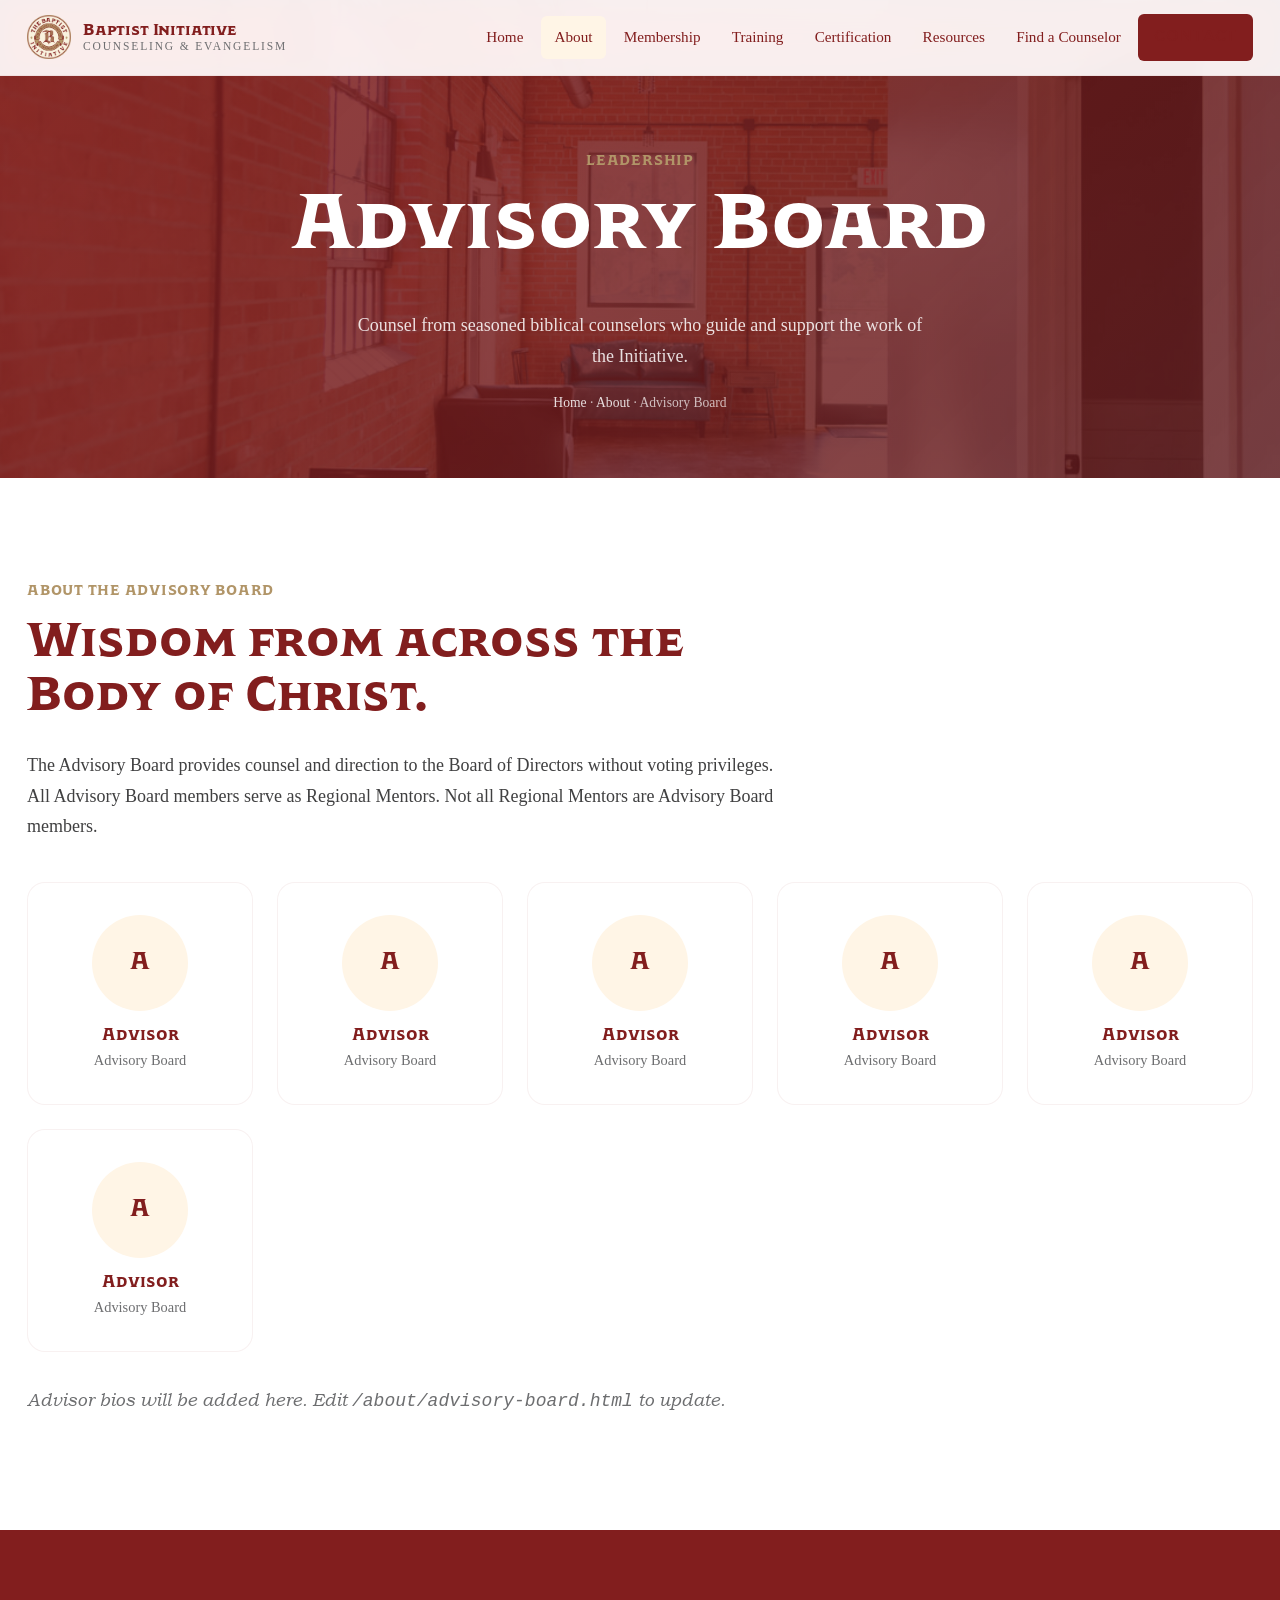
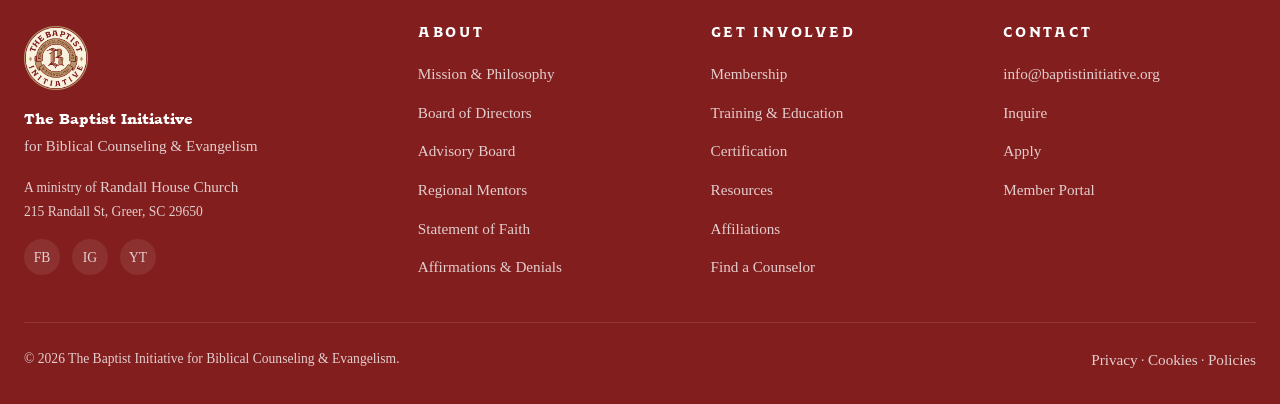
<file: about/advisory-board.html>
<!DOCTYPE html>
<html lang="en">
<head>
<meta charset="utf-8">
<meta name="viewport" content="width=device-width, initial-scale=1">
<title>Advisory Board | The Baptist Initiative</title>
<meta name="description" content="The Advisory Board of the Baptist Initiative.">
<link rel="icon" type="image/png" href="/assets/logos/baptist-initiative-logo.png">
<link rel="stylesheet" href="/assets/css/main.css?v=2">
</head>
<body>

<header class="nav" id="site-nav">
  <div class="nav-inner">
    <a class="nav-brand" href="/"><img src="/assets/logos/baptist-initiative-logo.png" alt="" width="44" height="44"><span class="nav-brand-text"><span class="nav-brand-title">Baptist Initiative</span><span class="nav-brand-sub">Counseling &amp; Evangelism</span></span></a>
    <button class="nav-toggle" aria-label="Open menu" aria-expanded="false"><svg viewBox="0 0 24 24" fill="none" stroke="currentColor" stroke-width="2"><path d="M3 6h18M3 12h18M3 18h18"/></svg></button>
    <nav><ul class="nav-menu">
      <li><a href="/" class="">Home</a></li>
      <li><a href="/about/" class="is-current">About</a></li>
      <li><a href="/membership/" class="">Membership</a></li>
      <li><a href="/training/" class="">Training</a></li>
      <li><a href="/certification/" class="">Certification</a></li>
      <li><a href="/resources/" class="">Resources</a></li>
      <li><a href="/find-a-counselor/" class="">Find a Counselor</a></li>
      <li><a class="btn btn-primary nav-cta" href="/about/#contact">Contact</a></li>
    </ul></nav>
  </div>
</header>

<section class="page-header" style="--header-image: url('/assets/img/rh-1119-2.jpg');">
  <span class="eyebrow">Leadership</span>
  <h1>Advisory Board</h1>
  <p>Counsel from seasoned biblical counselors who guide and support the work of the Initiative.</p>
  <div class="breadcrumbs"><a href="/">Home</a> &middot; <a href="/about/">About</a> &middot; Advisory Board</div>
</section>

<section class="section">
  <div class="container">
    <div class="reveal" style="max-width: 760px; margin-bottom: 2.5rem;">
      <span class="eyebrow">About the Advisory Board</span>
      <h2>Wisdom from across the Body of Christ.</h2>
      <p>The Advisory Board provides counsel and direction to the Board of Directors without voting privileges. All Advisory Board members serve as Regional Mentors. Not all Regional Mentors are Advisory Board members.</p>
    </div>
    <div class="roster">
      <div class="roster-card reveal"><div class="roster-avatar">A</div><h4>Advisor</h4><div class="roster-role">Advisory Board</div></div>
      <div class="roster-card reveal delay-1"><div class="roster-avatar">A</div><h4>Advisor</h4><div class="roster-role">Advisory Board</div></div>
      <div class="roster-card reveal delay-2"><div class="roster-avatar">A</div><h4>Advisor</h4><div class="roster-role">Advisory Board</div></div>
      <div class="roster-card reveal delay-3"><div class="roster-avatar">A</div><h4>Advisor</h4><div class="roster-role">Advisory Board</div></div>
      <div class="roster-card reveal"><div class="roster-avatar">A</div><h4>Advisor</h4><div class="roster-role">Advisory Board</div></div>
      <div class="roster-card reveal delay-1"><div class="roster-avatar">A</div><h4>Advisor</h4><div class="roster-role">Advisory Board</div></div>
    </div>
    <p class="reveal" style="margin-top:2rem; color: var(--color-muted); font-style: italic;">Advisor bios will be added here. Edit <code>/about/advisory-board.html</code> to update.</p>
  </div>
</section>

<footer class="footer">
  <div class="footer-inner">
    <div class="footer-brand"><img src="/assets/logos/baptist-initiative-logo.png" alt=""><p><strong style="color:#fff;">The Baptist Initiative</strong><br>for Biblical Counseling &amp; Evangelism</p><p style="font-size:0.85rem;">A ministry of <a href="https://www.randallhousegreer.com" target="_blank" rel="noopener">Randall House Church</a><br>215 Randall St, Greer, SC 29650</p><div class="footer-social"><a href="https://facebook.com/" aria-label="Facebook">FB</a><a href="https://instagram.com/" aria-label="Instagram">IG</a><a href="https://youtube.com/" aria-label="YouTube">YT</a></div></div>
    <div><h4>About</h4><ul><li><a href="/about/">Mission &amp; Philosophy</a></li><li><a href="/about/board.html">Board of Directors</a></li><li><a href="/about/advisory-board.html">Advisory Board</a></li><li><a href="/about/regional-mentors.html">Regional Mentors</a></li><li><a href="/about/statement-of-faith.html">Statement of Faith</a></li><li><a href="/about/affirmations-denials.html">Affirmations &amp; Denials</a></li></ul></div>
    <div><h4>Get Involved</h4><ul><li><a href="/membership/">Membership</a></li><li><a href="/training/">Training &amp; Education</a></li><li><a href="/certification/">Certification</a></li><li><a href="/resources/">Resources</a></li><li><a href="/affiliations/">Affiliations</a></li><li><a href="/find-a-counselor/">Find a Counselor</a></li></ul></div>
    <div><h4>Contact</h4><ul><li><a href="mailto:info@baptistinitiative.org">info@baptistinitiative.org</a></li><li><a href="/about/#contact">Inquire</a></li><li><a href="/about/#contact">Apply</a></li><li><a href="#">Member Portal</a></li></ul></div>
  </div>
  <div class="footer-bottom"><span>&copy; <span id="current-year">2026</span> The Baptist Initiative for Biblical Counseling &amp; Evangelism.</span><span><a href="#">Privacy</a> &middot; <a href="#">Cookies</a> &middot; <a href="#">Policies</a></span></div>
</footer>
<script src="/assets/js/main.js?v=2"></script>
</body>
</html>
</file>
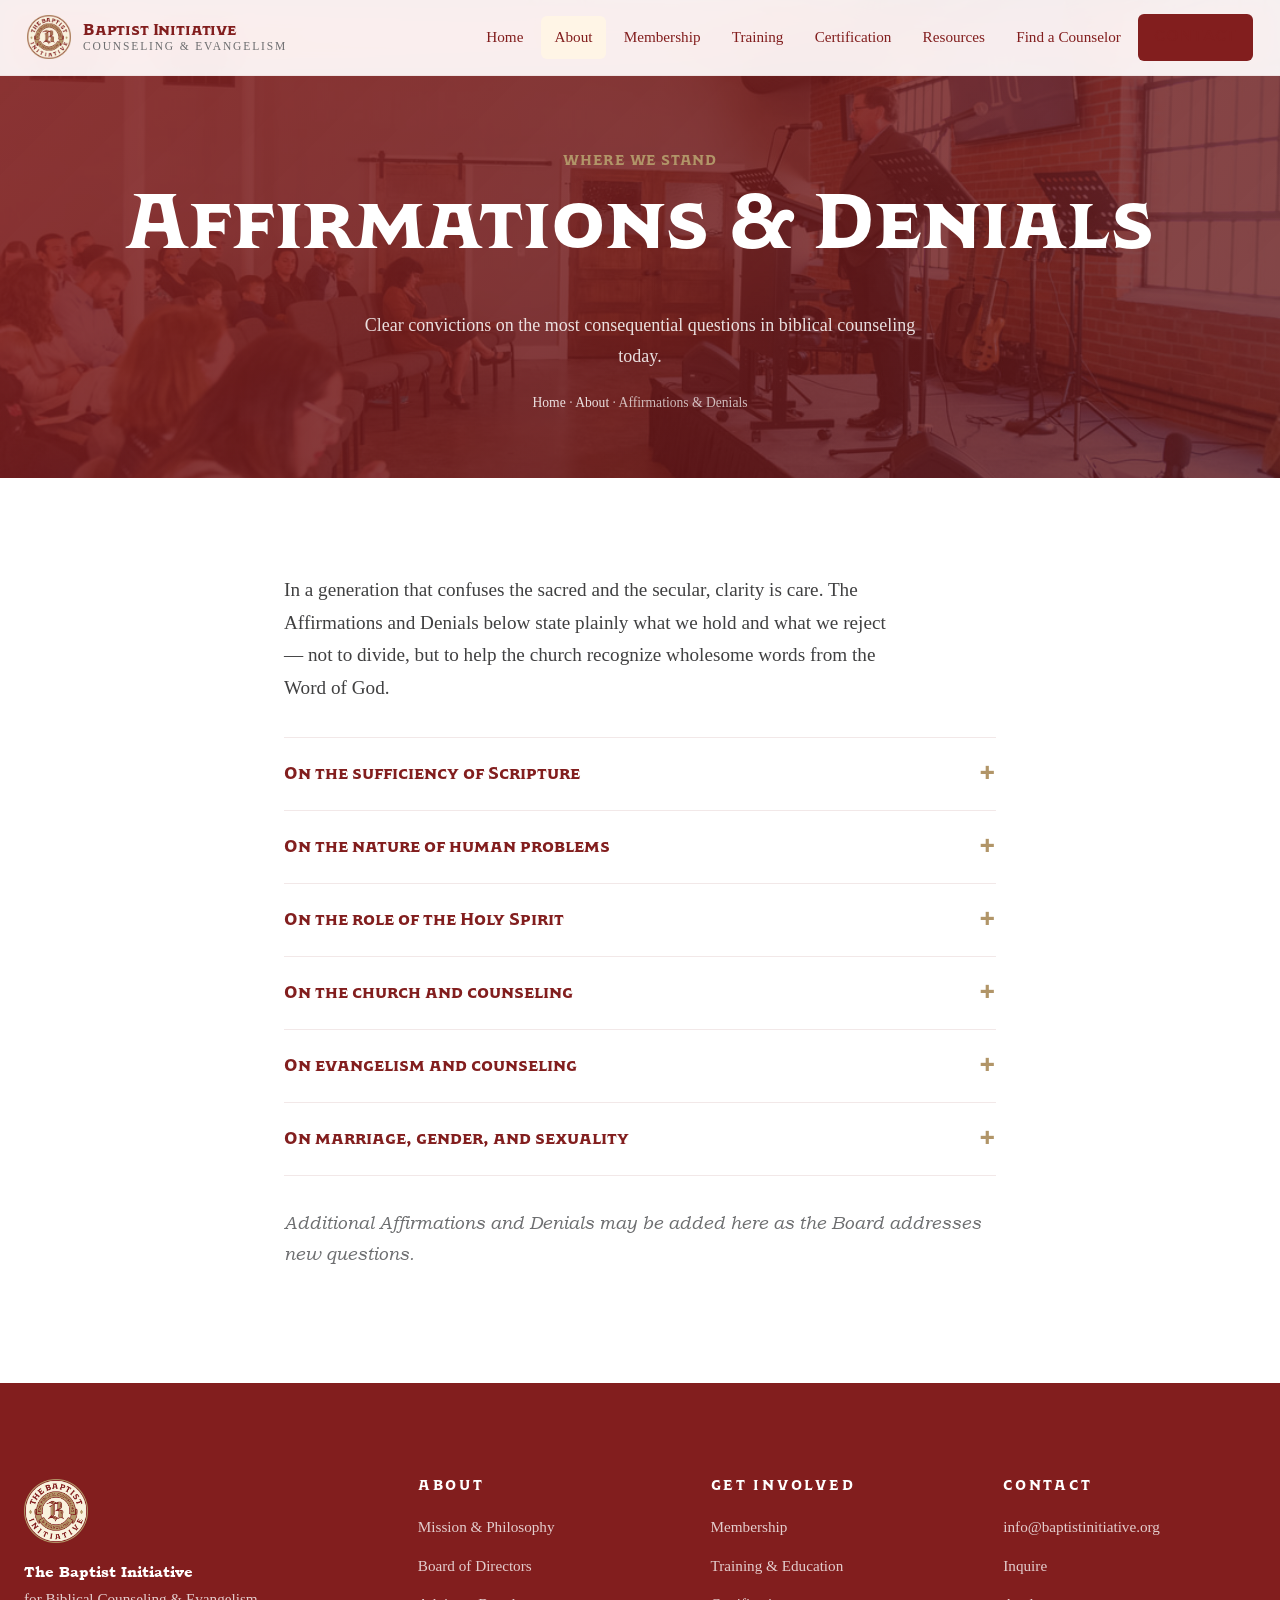
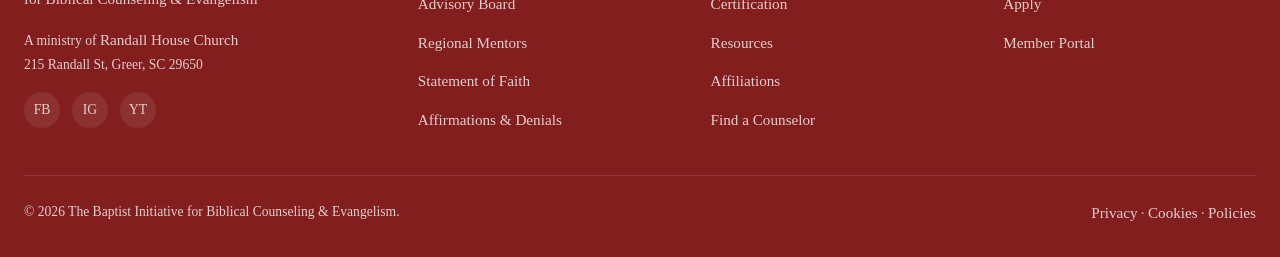
<file: about/affirmations-denials.html>
<!DOCTYPE html>
<html lang="en">
<head>
<meta charset="utf-8">
<meta name="viewport" content="width=device-width, initial-scale=1">
<title>Affirmations and Denials | The Baptist Initiative</title>
<meta name="description" content="The Affirmations and Denials of the Baptist Initiative for Biblical Counseling and Evangelism.">
<link rel="icon" type="image/png" href="/assets/logos/baptist-initiative-logo.png">
<link rel="stylesheet" href="/assets/css/main.css?v=2">
</head>
<body>

<header class="nav" id="site-nav">
  <div class="nav-inner">
    <a class="nav-brand" href="/"><img src="/assets/logos/baptist-initiative-logo.png" alt="" width="44" height="44"><span class="nav-brand-text"><span class="nav-brand-title">Baptist Initiative</span><span class="nav-brand-sub">Counseling &amp; Evangelism</span></span></a>
    <button class="nav-toggle" aria-label="Open menu" aria-expanded="false"><svg viewBox="0 0 24 24" fill="none" stroke="currentColor" stroke-width="2"><path d="M3 6h18M3 12h18M3 18h18"/></svg></button>
    <nav><ul class="nav-menu">
      <li><a href="/" class="">Home</a></li>
      <li><a href="/about/" class="is-current">About</a></li>
      <li><a href="/membership/" class="">Membership</a></li>
      <li><a href="/training/" class="">Training</a></li>
      <li><a href="/certification/" class="">Certification</a></li>
      <li><a href="/resources/" class="">Resources</a></li>
      <li><a href="/find-a-counselor/" class="">Find a Counselor</a></li>
      <li><a class="btn btn-primary nav-cta" href="/about/#contact">Contact</a></li>
    </ul></nav>
  </div>
</header>

<section class="page-header" style="--header-image: url('/assets/img/rh-1119-20.jpg');">
  <span class="eyebrow">Where We Stand</span>
  <h1>Affirmations &amp; Denials</h1>
  <p>Clear convictions on the most consequential questions in biblical counseling today.</p>
  <div class="breadcrumbs"><a href="/">Home</a> &middot; <a href="/about/">About</a> &middot; Affirmations &amp; Denials</div>
</section>

<section class="section">
  <div class="container-narrow">
    <div class="reveal" style="margin-bottom: 2rem;">
      <p class="lead">In a generation that confuses the sacred and the secular, clarity is care. The Affirmations and Denials below state plainly what we hold and what we reject &mdash; not to divide, but to help the church recognize wholesome words from the Word of God.</p>
    </div>

    <div class="acc reveal">
      <div class="acc-item">
        <button class="acc-trigger" type="button">On the sufficiency of Scripture</button>
        <div class="acc-content"><div class="acc-content-inner">
          <p><strong>We affirm</strong> that the Scriptures are inspired by God and sufficient for life and godliness (2 Tim. 3:16-17; 2 Pet. 1:3). They are wholly adequate to address every spiritual issue of the human heart.</p>
          <p><strong>We deny</strong> that any human discipline &mdash; psychology, philosophy, or scientific theory &mdash; is necessary to supplement or correct what God has revealed in His Word concerning the soul.</p>
        </div></div>
      </div>
      <div class="acc-item">
        <button class="acc-trigger" type="button">On the nature of human problems</button>
        <div class="acc-content"><div class="acc-content-inner">
          <p><strong>We affirm</strong> that humans are body-and-soul beings whose problems fall into two biblical categories: physiological and spiritual.</p>
          <p><strong>We deny</strong> the existence of a third category of problem called &ldquo;psychological,&rdquo; distinct from physiological and spiritual problems.</p>
        </div></div>
      </div>
      <div class="acc-item">
        <button class="acc-trigger" type="button">On the role of the Holy Spirit</button>
        <div class="acc-content"><div class="acc-content-inner">
          <p><strong>We affirm</strong> that the Holy Spirit is the active Agent of change in biblical counseling, working through the Word, prayer, and the fellowship of God&rsquo;s people.</p>
          <p><strong>We deny</strong> that lasting change can be produced apart from the work of the Spirit through the Word.</p>
        </div></div>
      </div>
      <div class="acc-item">
        <button class="acc-trigger" type="button">On the church and counseling</button>
        <div class="acc-content"><div class="acc-content-inner">
          <p><strong>We affirm</strong> that biblical counseling is normally a ministry of the local church and that all believers are competent to counsel one another (Rom. 15:14).</p>
          <p><strong>We deny</strong> that the church should outsource its counseling ministry to professionals whose methods or worldview conflict with Scripture.</p>
        </div></div>
      </div>
      <div class="acc-item">
        <button class="acc-trigger" type="button">On evangelism and counseling</button>
        <div class="acc-content"><div class="acc-content-inner">
          <p><strong>We affirm</strong> that evangelism and counseling are inseparable: every counseling encounter is an opportunity to point people to Christ.</p>
          <p><strong>We deny</strong> that unbelievers can apply Christian counsel apart from the new birth that comes by the Spirit through the Gospel.</p>
        </div></div>
      </div>
      <div class="acc-item">
        <button class="acc-trigger" type="button">On marriage, gender, and sexuality</button>
        <div class="acc-content"><div class="acc-content-inner">
          <p><strong>We affirm</strong> that God created humanity male and female (Gen. 1:27); that marriage is the lifelong covenant union of one man and one woman (Gen. 2:24; Matt. 19:4-6); and that sexual expression belongs only within that union.</p>
          <p><strong>We deny</strong> that any other arrangement reflects God&rsquo;s design, and we counsel toward repentance, faith, and conformity to Christ in this area as in every other.</p>
        </div></div>
      </div>
    </div>

    <p class="reveal" style="margin-top: 2rem; color: var(--color-muted); font-style: italic;">Additional Affirmations and Denials may be added here as the Board addresses new questions.</p>
  </div>
</section>

<footer class="footer">
  <div class="footer-inner">
    <div class="footer-brand"><img src="/assets/logos/baptist-initiative-logo.png" alt=""><p><strong style="color:#fff;">The Baptist Initiative</strong><br>for Biblical Counseling &amp; Evangelism</p><p style="font-size:0.85rem;">A ministry of <a href="https://www.randallhousegreer.com" target="_blank" rel="noopener">Randall House Church</a><br>215 Randall St, Greer, SC 29650</p><div class="footer-social"><a href="https://facebook.com/" aria-label="Facebook">FB</a><a href="https://instagram.com/" aria-label="Instagram">IG</a><a href="https://youtube.com/" aria-label="YouTube">YT</a></div></div>
    <div><h4>About</h4><ul><li><a href="/about/">Mission &amp; Philosophy</a></li><li><a href="/about/board.html">Board of Directors</a></li><li><a href="/about/advisory-board.html">Advisory Board</a></li><li><a href="/about/regional-mentors.html">Regional Mentors</a></li><li><a href="/about/statement-of-faith.html">Statement of Faith</a></li><li><a href="/about/affirmations-denials.html">Affirmations &amp; Denials</a></li></ul></div>
    <div><h4>Get Involved</h4><ul><li><a href="/membership/">Membership</a></li><li><a href="/training/">Training &amp; Education</a></li><li><a href="/certification/">Certification</a></li><li><a href="/resources/">Resources</a></li><li><a href="/affiliations/">Affiliations</a></li><li><a href="/find-a-counselor/">Find a Counselor</a></li></ul></div>
    <div><h4>Contact</h4><ul><li><a href="mailto:info@baptistinitiative.org">info@baptistinitiative.org</a></li><li><a href="/about/#contact">Inquire</a></li><li><a href="/about/#contact">Apply</a></li><li><a href="#">Member Portal</a></li></ul></div>
  </div>
  <div class="footer-bottom"><span>&copy; <span id="current-year">2026</span> The Baptist Initiative for Biblical Counseling &amp; Evangelism.</span><span><a href="#">Privacy</a> &middot; <a href="#">Cookies</a> &middot; <a href="#">Policies</a></span></div>
</footer>
<script src="/assets/js/main.js?v=2"></script>
</body>
</html>
</file>
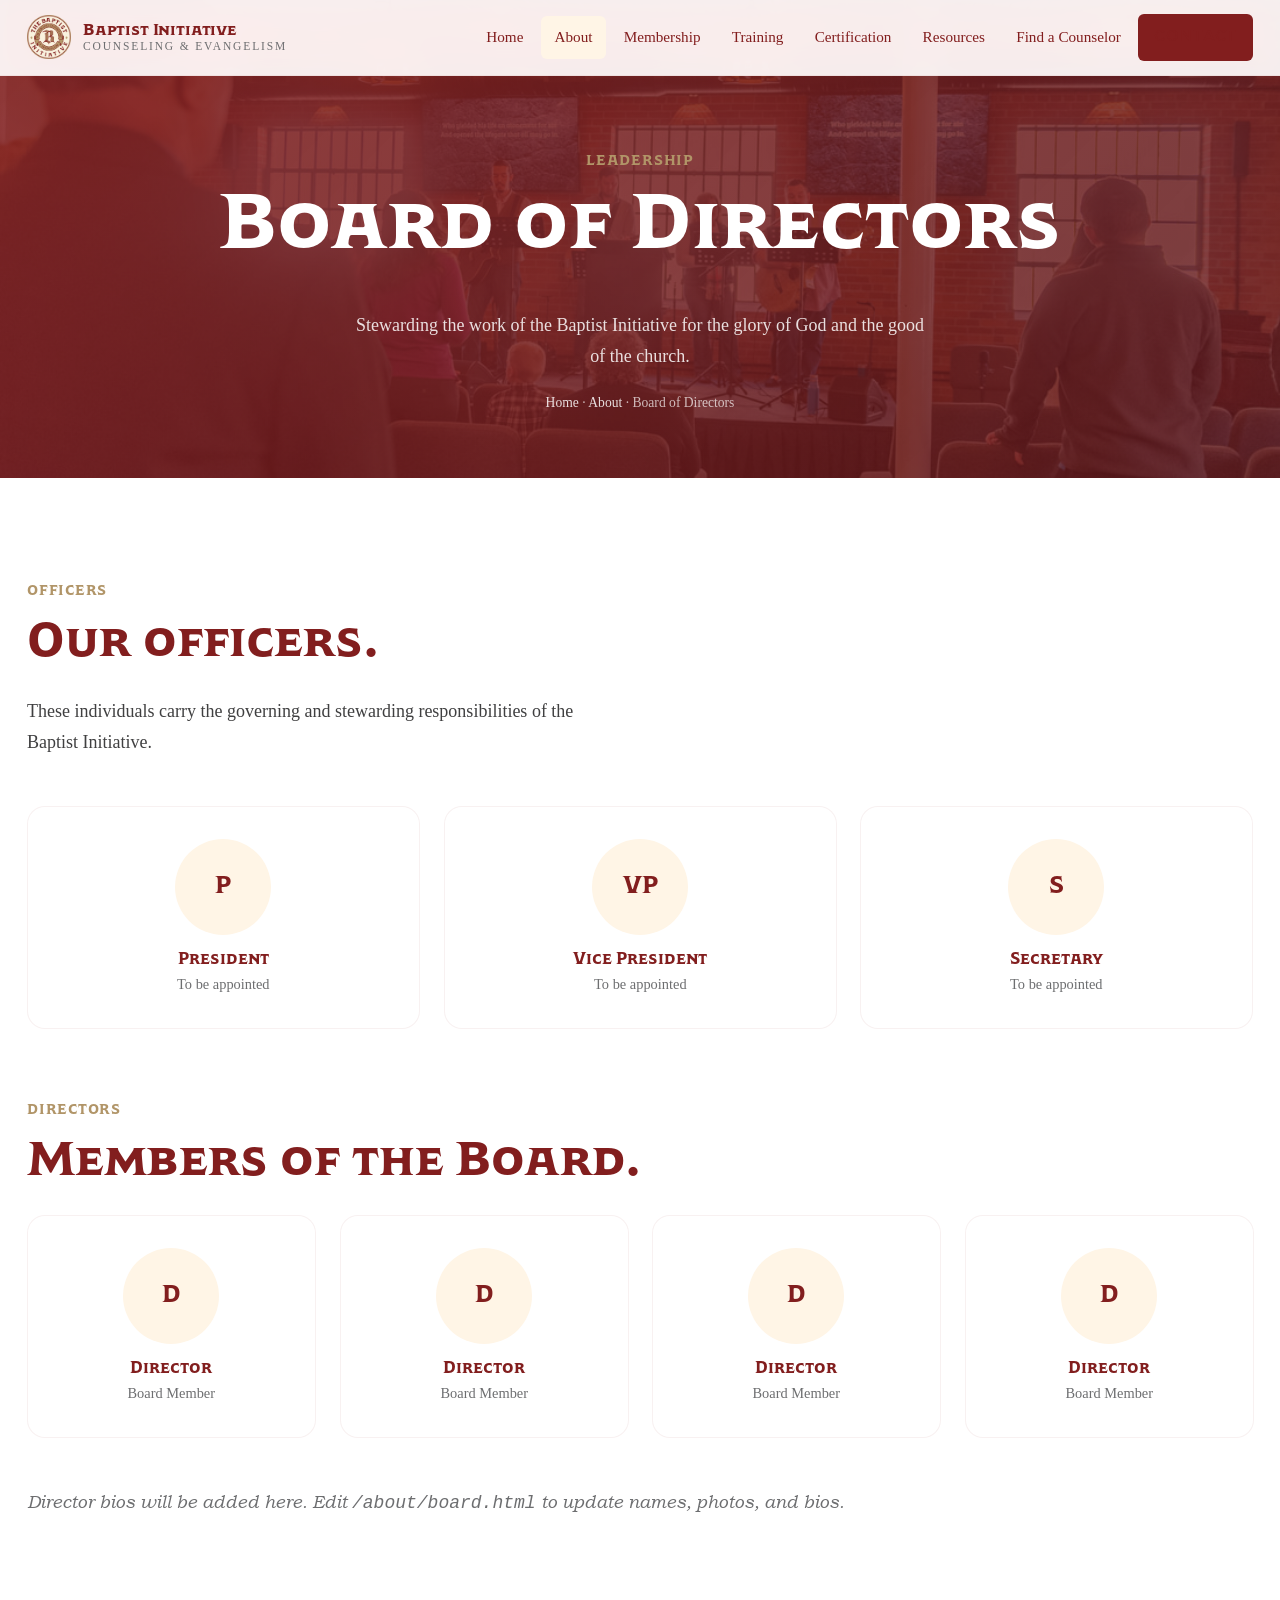
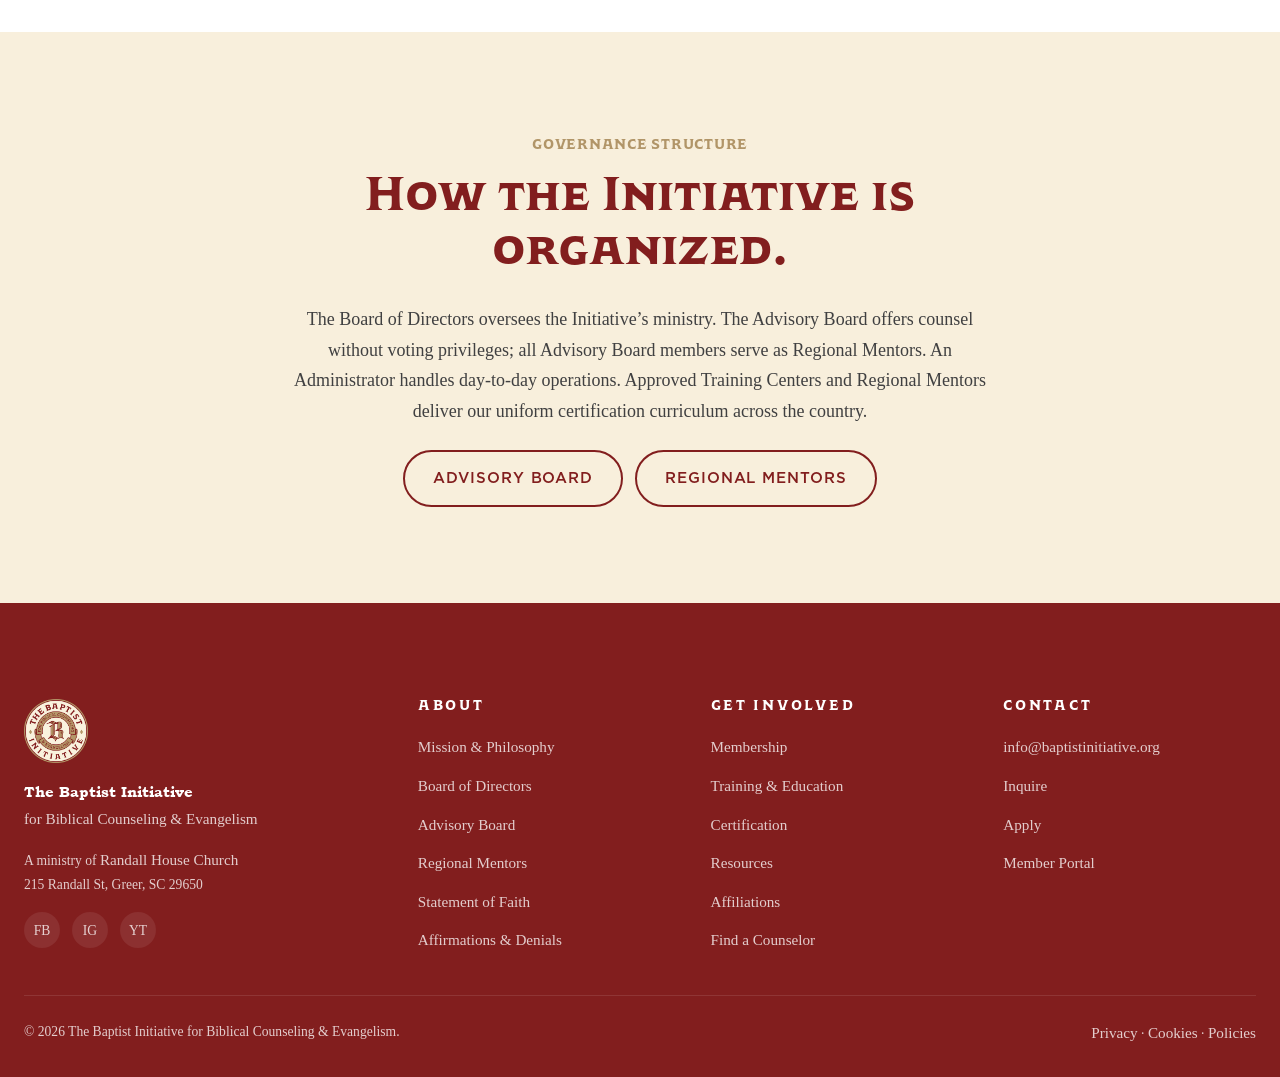
<file: about/board.html>
<!DOCTYPE html>
<html lang="en">
<head>
<meta charset="utf-8">
<meta name="viewport" content="width=device-width, initial-scale=1">
<title>Board of Directors | The Baptist Initiative</title>
<meta name="description" content="The Board of Directors of the Baptist Initiative for Biblical Counseling and Evangelism.">
<link rel="icon" type="image/png" href="/assets/logos/baptist-initiative-logo.png">
<link rel="stylesheet" href="/assets/css/main.css?v=2">
</head>
<body>

<header class="nav" id="site-nav">
  <div class="nav-inner">
    <a class="nav-brand" href="/"><img src="/assets/logos/baptist-initiative-logo.png" alt="" width="44" height="44"><span class="nav-brand-text"><span class="nav-brand-title">Baptist Initiative</span><span class="nav-brand-sub">Counseling &amp; Evangelism</span></span></a>
    <button class="nav-toggle" aria-label="Open menu" aria-expanded="false"><svg viewBox="0 0 24 24" fill="none" stroke="currentColor" stroke-width="2"><path d="M3 6h18M3 12h18M3 18h18"/></svg></button>
    <nav><ul class="nav-menu">
      <li><a href="/">Home</a></li>
      <li><a href="/about/" class="is-current">About</a></li>
      <li><a href="/membership/">Membership</a></li>
      <li><a href="/training/">Training</a></li>
      <li><a href="/certification/">Certification</a></li>
      <li><a href="/resources/">Resources</a></li>
      <li><a href="/find-a-counselor/">Find a Counselor</a></li>
      <li><a class="btn btn-primary nav-cta" href="/about/#contact">Contact</a></li>
    </ul></nav>
  </div>
</header>

<section class="page-header" style="--header-image: url('/assets/img/rh-1119-15.jpg');">
  <span class="eyebrow">Leadership</span>
  <h1>Board of Directors</h1>
  <p>Stewarding the work of the Baptist Initiative for the glory of God and the good of the church.</p>
  <div class="breadcrumbs"><a href="/">Home</a> &middot; <a href="/about/">About</a> &middot; Board of Directors</div>
</section>

<section class="section">
  <div class="container">

    <div class="reveal" style="margin-bottom: 3rem;">
      <span class="eyebrow">Officers</span>
      <h2>Our officers.</h2>
      <p style="max-width: 65ch;">These individuals carry the governing and stewarding responsibilities of the Baptist Initiative.</p>
    </div>

    <div class="roster">
      <div class="roster-card reveal delay-1"><div class="roster-avatar">P</div><h4>President</h4><div class="roster-role">To be appointed</div></div>
      <div class="roster-card reveal delay-2"><div class="roster-avatar">VP</div><h4>Vice President</h4><div class="roster-role">To be appointed</div></div>
      <div class="roster-card reveal delay-3"><div class="roster-avatar">S</div><h4>Secretary</h4><div class="roster-role">To be appointed</div></div>
    </div>

    <div class="reveal" style="margin: 4rem 0 1.5rem;">
      <span class="eyebrow">Directors</span>
      <h2>Members of the Board.</h2>
    </div>
    <div class="roster">
      <div class="roster-card reveal"><div class="roster-avatar">D</div><h4>Director</h4><div class="roster-role">Board Member</div></div>
      <div class="roster-card reveal delay-1"><div class="roster-avatar">D</div><h4>Director</h4><div class="roster-role">Board Member</div></div>
      <div class="roster-card reveal delay-2"><div class="roster-avatar">D</div><h4>Director</h4><div class="roster-role">Board Member</div></div>
      <div class="roster-card reveal delay-3"><div class="roster-avatar">D</div><h4>Director</h4><div class="roster-role">Board Member</div></div>
    </div>

    <p class="reveal" style="margin-top: 3rem; color: var(--color-muted); font-style: italic;">Director bios will be added here. Edit <code>/about/board.html</code> to update names, photos, and bios.</p>

  </div>
</section>

<section class="section section-cream">
  <div class="container-narrow center">
    <span class="eyebrow reveal">Governance Structure</span>
    <h2 class="reveal">How the Initiative is organized.</h2>
    <p class="reveal">
      The Board of Directors oversees the Initiative&rsquo;s ministry. The Advisory Board offers counsel without
      voting privileges; all Advisory Board members serve as Regional Mentors. An Administrator handles day-to-day
      operations. Approved Training Centers and Regional Mentors deliver our uniform certification curriculum across
      the country.
    </p>
    <div class="btn-row reveal" style="justify-content:center; margin-top:1.5rem;">
      <a class="btn btn-outline" href="/about/advisory-board.html">Advisory Board</a>
      <a class="btn btn-outline" href="/about/regional-mentors.html">Regional Mentors</a>
    </div>
  </div>
</section>

<footer class="footer">
  <div class="footer-inner">
    <div class="footer-brand"><img src="/assets/logos/baptist-initiative-logo.png" alt=""><p><strong style="color:#fff;">The Baptist Initiative</strong><br>for Biblical Counseling &amp; Evangelism</p><p style="font-size:0.85rem;">A ministry of <a href="https://www.randallhousegreer.com" target="_blank" rel="noopener">Randall House Church</a><br>215 Randall St, Greer, SC 29650</p><div class="footer-social"><a href="https://facebook.com/" aria-label="Facebook">FB</a><a href="https://instagram.com/" aria-label="Instagram">IG</a><a href="https://youtube.com/" aria-label="YouTube">YT</a></div></div>
    <div><h4>About</h4><ul><li><a href="/about/">Mission &amp; Philosophy</a></li><li><a href="/about/board.html">Board of Directors</a></li><li><a href="/about/advisory-board.html">Advisory Board</a></li><li><a href="/about/regional-mentors.html">Regional Mentors</a></li><li><a href="/about/statement-of-faith.html">Statement of Faith</a></li><li><a href="/about/affirmations-denials.html">Affirmations &amp; Denials</a></li></ul></div>
    <div><h4>Get Involved</h4><ul><li><a href="/membership/">Membership</a></li><li><a href="/training/">Training &amp; Education</a></li><li><a href="/certification/">Certification</a></li><li><a href="/resources/">Resources</a></li><li><a href="/affiliations/">Affiliations</a></li><li><a href="/find-a-counselor/">Find a Counselor</a></li></ul></div>
    <div><h4>Contact</h4><ul><li><a href="mailto:info@baptistinitiative.org">info@baptistinitiative.org</a></li><li><a href="/about/#contact">Inquire</a></li><li><a href="/about/#contact">Apply</a></li><li><a href="#">Member Portal</a></li></ul></div>
  </div>
  <div class="footer-bottom"><span>&copy; <span id="current-year">2026</span> The Baptist Initiative for Biblical Counseling &amp; Evangelism.</span><span><a href="#">Privacy</a> &middot; <a href="#">Cookies</a> &middot; <a href="#">Policies</a></span></div>
</footer>
<script src="/assets/js/main.js?v=2"></script>
</body>
</html>
</file>
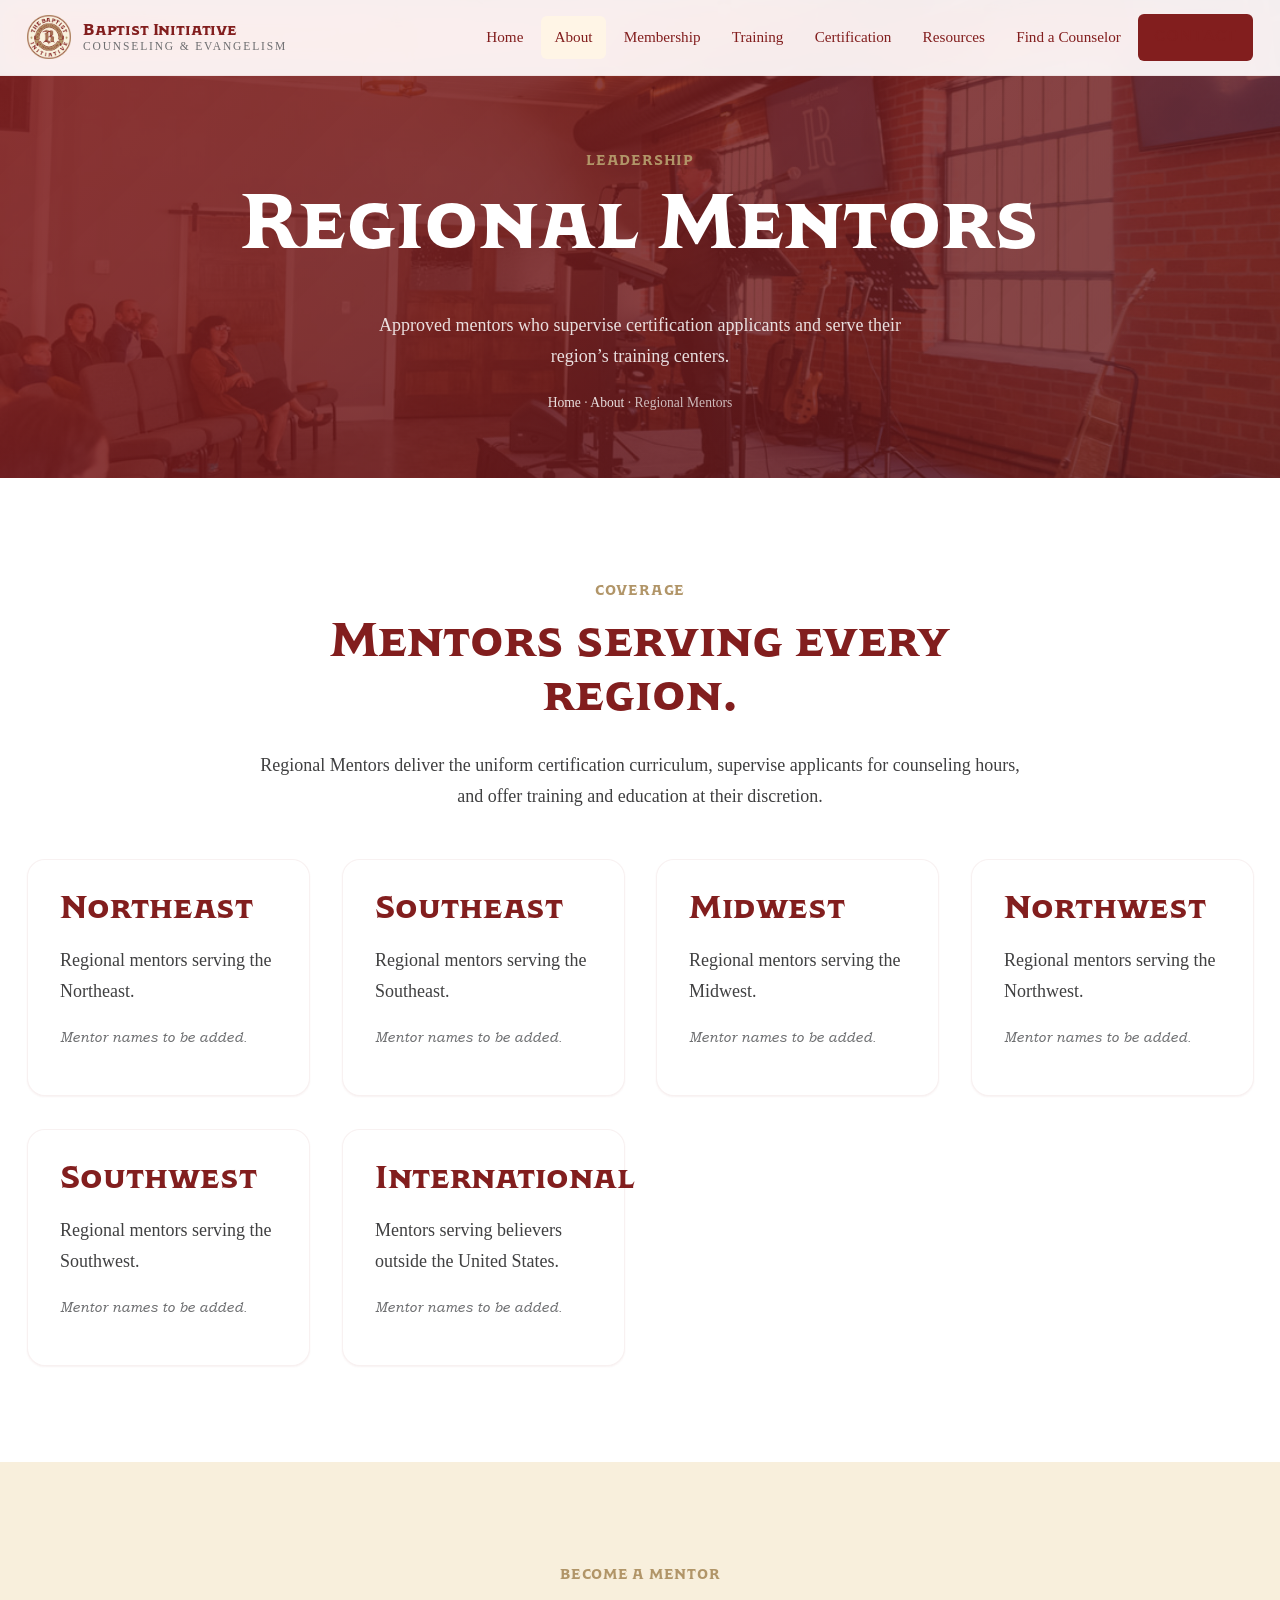
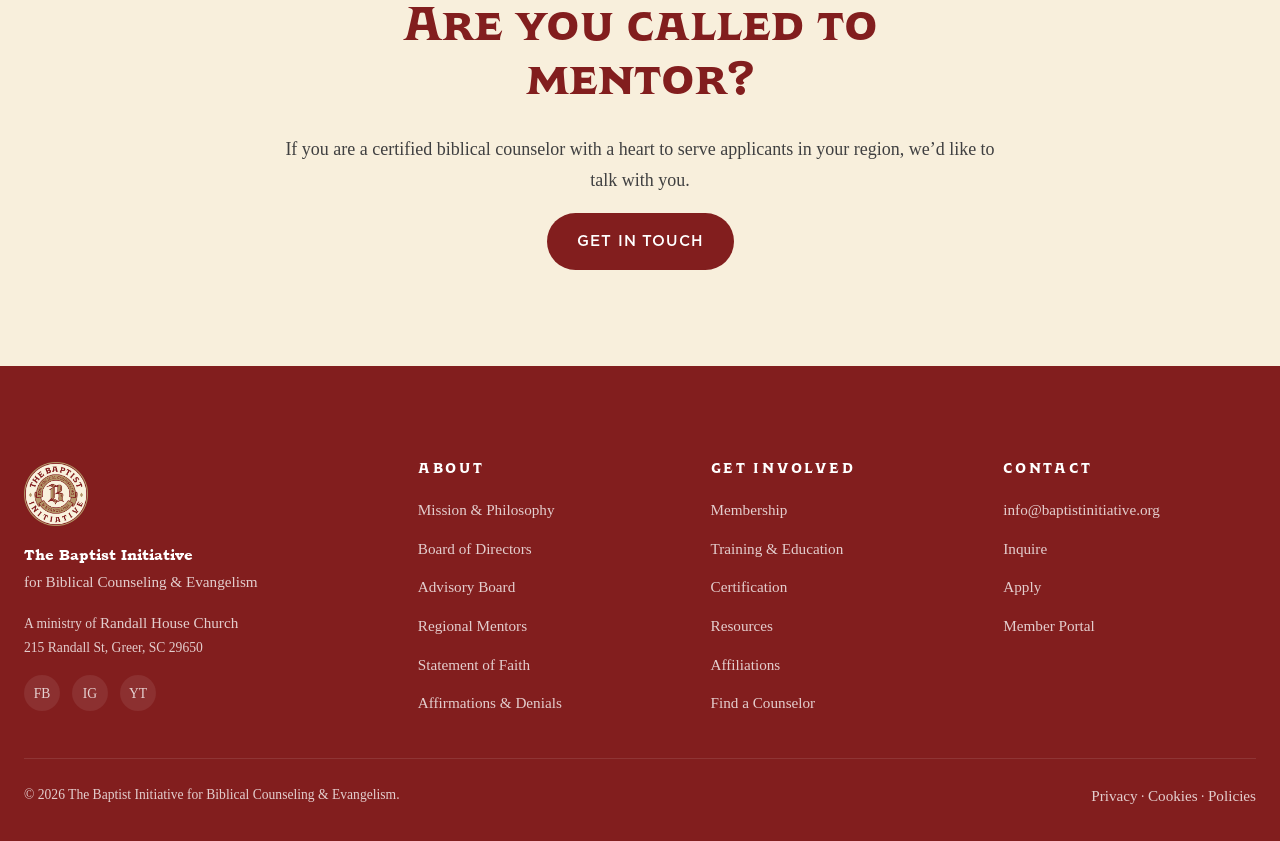
<file: about/regional-mentors.html>
<!DOCTYPE html>
<html lang="en">
<head>
<meta charset="utf-8">
<meta name="viewport" content="width=device-width, initial-scale=1">
<title>Regional Mentors | The Baptist Initiative</title>
<meta name="description" content="Regional Mentors of the Baptist Initiative serving every region of the country.">
<link rel="icon" type="image/png" href="/assets/logos/baptist-initiative-logo.png">
<link rel="stylesheet" href="/assets/css/main.css?v=2">
</head>
<body>

<header class="nav" id="site-nav">
  <div class="nav-inner">
    <a class="nav-brand" href="/"><img src="/assets/logos/baptist-initiative-logo.png" alt="" width="44" height="44"><span class="nav-brand-text"><span class="nav-brand-title">Baptist Initiative</span><span class="nav-brand-sub">Counseling &amp; Evangelism</span></span></a>
    <button class="nav-toggle" aria-label="Open menu" aria-expanded="false"><svg viewBox="0 0 24 24" fill="none" stroke="currentColor" stroke-width="2"><path d="M3 6h18M3 12h18M3 18h18"/></svg></button>
    <nav><ul class="nav-menu">
      <li><a href="/" class="">Home</a></li>
      <li><a href="/about/" class="is-current">About</a></li>
      <li><a href="/membership/" class="">Membership</a></li>
      <li><a href="/training/" class="">Training</a></li>
      <li><a href="/certification/" class="">Certification</a></li>
      <li><a href="/resources/" class="">Resources</a></li>
      <li><a href="/find-a-counselor/" class="">Find a Counselor</a></li>
      <li><a class="btn btn-primary nav-cta" href="/about/#contact">Contact</a></li>
    </ul></nav>
  </div>
</header>

<section class="page-header" style="--header-image: url('/assets/img/rh-1119-19.jpg');">
  <span class="eyebrow">Leadership</span>
  <h1>Regional Mentors</h1>
  <p>Approved mentors who supervise certification applicants and serve their region&rsquo;s training centers.</p>
  <div class="breadcrumbs"><a href="/">Home</a> &middot; <a href="/about/">About</a> &middot; Regional Mentors</div>
</section>

<section class="section">
  <div class="container">
    <div class="reveal center" style="max-width: 760px; margin: 0 auto 3rem;">
      <span class="eyebrow">Coverage</span>
      <h2>Mentors serving every region.</h2>
      <p>Regional Mentors deliver the uniform certification curriculum, supervise applicants for counseling hours, and offer training and education at their discretion.</p>
    </div>

    <div class="grid grid-3">
      <div class="card reveal"><h3>Northeast</h3><p>Regional mentors serving the Northeast.</p><p style="color:var(--color-muted); font-size:0.9rem; font-style:italic;">Mentor names to be added.</p></div>
      <div class="card reveal delay-1"><h3>Southeast</h3><p>Regional mentors serving the Southeast.</p><p style="color:var(--color-muted); font-size:0.9rem; font-style:italic;">Mentor names to be added.</p></div>
      <div class="card reveal delay-2"><h3>Midwest</h3><p>Regional mentors serving the Midwest.</p><p style="color:var(--color-muted); font-size:0.9rem; font-style:italic;">Mentor names to be added.</p></div>
      <div class="card reveal"><h3>Northwest</h3><p>Regional mentors serving the Northwest.</p><p style="color:var(--color-muted); font-size:0.9rem; font-style:italic;">Mentor names to be added.</p></div>
      <div class="card reveal delay-1"><h3>Southwest</h3><p>Regional mentors serving the Southwest.</p><p style="color:var(--color-muted); font-size:0.9rem; font-style:italic;">Mentor names to be added.</p></div>
      <div class="card reveal delay-2"><h3>International</h3><p>Mentors serving believers outside the United States.</p><p style="color:var(--color-muted); font-size:0.9rem; font-style:italic;">Mentor names to be added.</p></div>
    </div>
  </div>
</section>

<section class="section section-cream">
  <div class="container-narrow center">
    <span class="eyebrow reveal">Become a Mentor</span>
    <h2 class="reveal">Are you called to mentor?</h2>
    <p class="reveal">If you are a certified biblical counselor with a heart to serve applicants in your region, we&rsquo;d like to talk with you.</p>
    <a class="btn btn-primary reveal" href="/about/#contact">Get in touch</a>
  </div>
</section>

<footer class="footer">
  <div class="footer-inner">
    <div class="footer-brand"><img src="/assets/logos/baptist-initiative-logo.png" alt=""><p><strong style="color:#fff;">The Baptist Initiative</strong><br>for Biblical Counseling &amp; Evangelism</p><p style="font-size:0.85rem;">A ministry of <a href="https://www.randallhousegreer.com" target="_blank" rel="noopener">Randall House Church</a><br>215 Randall St, Greer, SC 29650</p><div class="footer-social"><a href="https://facebook.com/" aria-label="Facebook">FB</a><a href="https://instagram.com/" aria-label="Instagram">IG</a><a href="https://youtube.com/" aria-label="YouTube">YT</a></div></div>
    <div><h4>About</h4><ul><li><a href="/about/">Mission &amp; Philosophy</a></li><li><a href="/about/board.html">Board of Directors</a></li><li><a href="/about/advisory-board.html">Advisory Board</a></li><li><a href="/about/regional-mentors.html">Regional Mentors</a></li><li><a href="/about/statement-of-faith.html">Statement of Faith</a></li><li><a href="/about/affirmations-denials.html">Affirmations &amp; Denials</a></li></ul></div>
    <div><h4>Get Involved</h4><ul><li><a href="/membership/">Membership</a></li><li><a href="/training/">Training &amp; Education</a></li><li><a href="/certification/">Certification</a></li><li><a href="/resources/">Resources</a></li><li><a href="/affiliations/">Affiliations</a></li><li><a href="/find-a-counselor/">Find a Counselor</a></li></ul></div>
    <div><h4>Contact</h4><ul><li><a href="mailto:info@baptistinitiative.org">info@baptistinitiative.org</a></li><li><a href="/about/#contact">Inquire</a></li><li><a href="/about/#contact">Apply</a></li><li><a href="#">Member Portal</a></li></ul></div>
  </div>
  <div class="footer-bottom"><span>&copy; <span id="current-year">2026</span> The Baptist Initiative for Biblical Counseling &amp; Evangelism.</span><span><a href="#">Privacy</a> &middot; <a href="#">Cookies</a> &middot; <a href="#">Policies</a></span></div>
</footer>
<script src="/assets/js/main.js?v=2"></script>
</body>
</html>
</file>
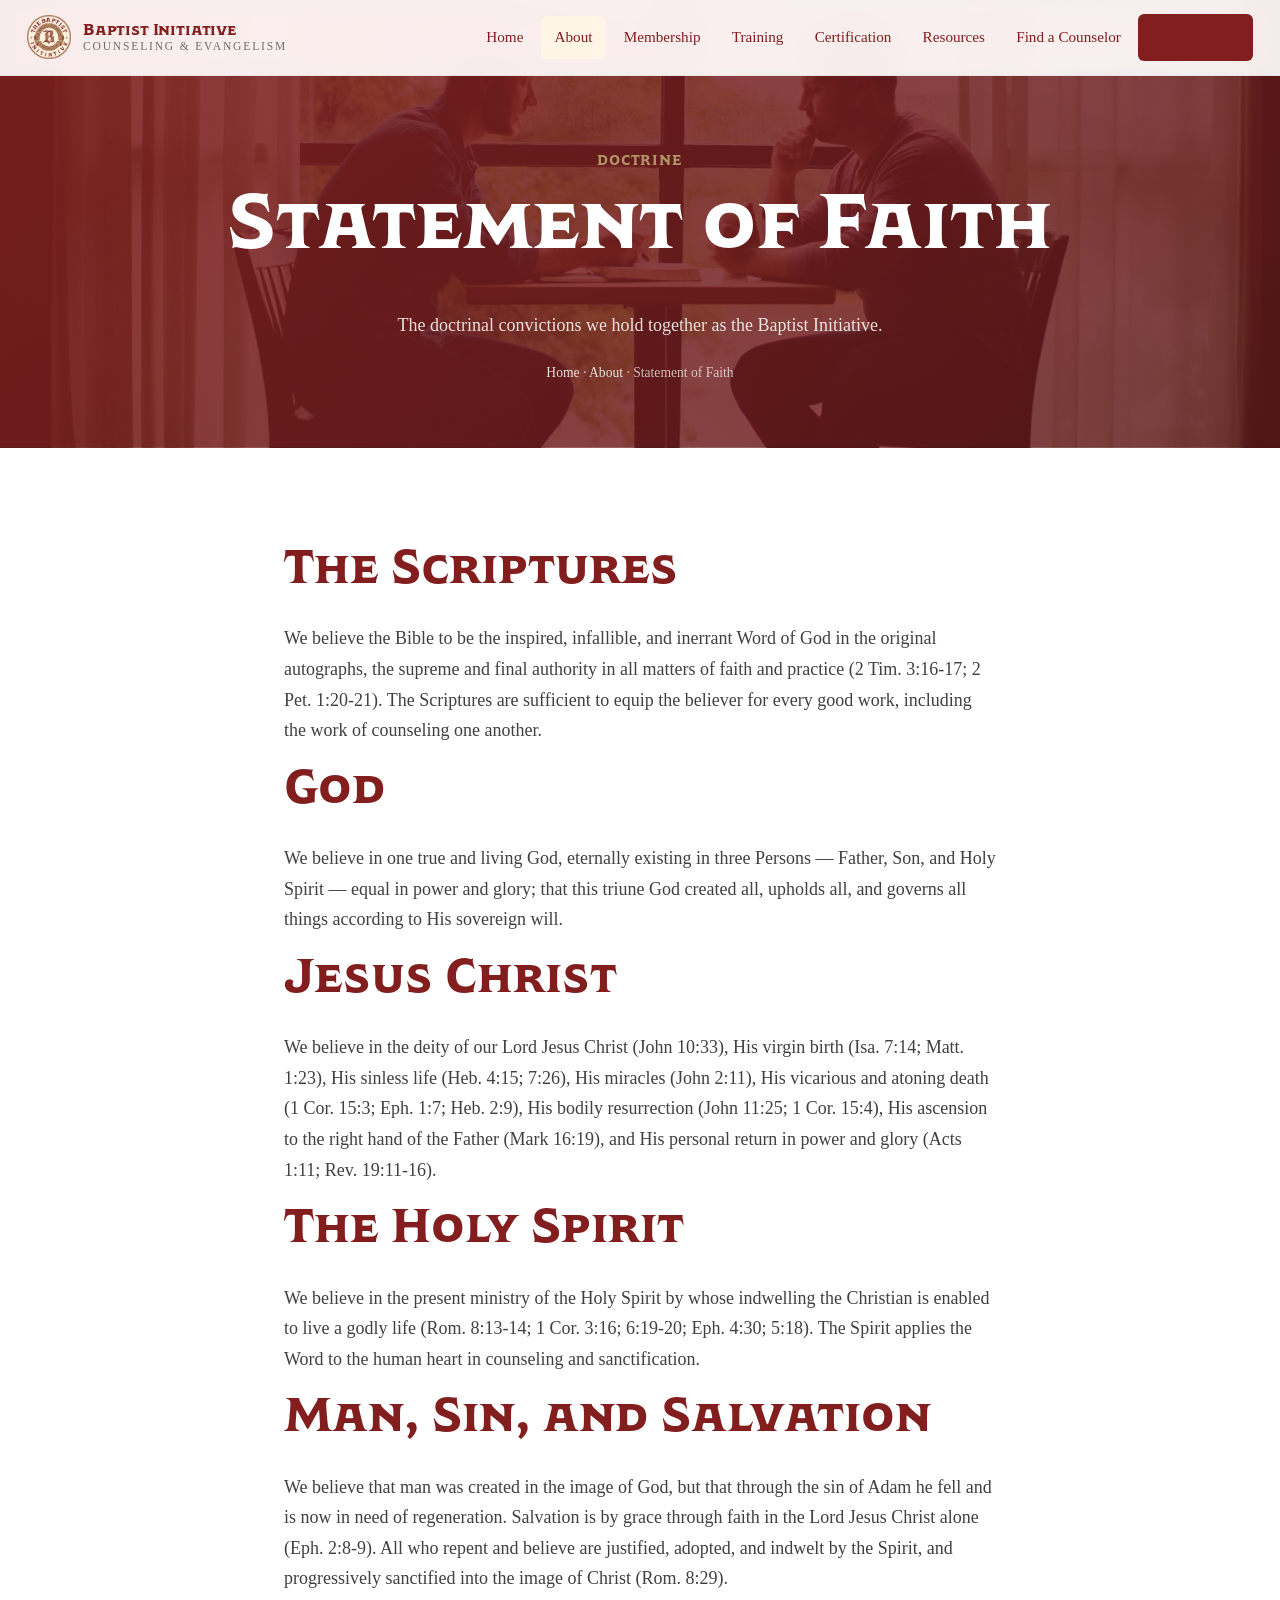
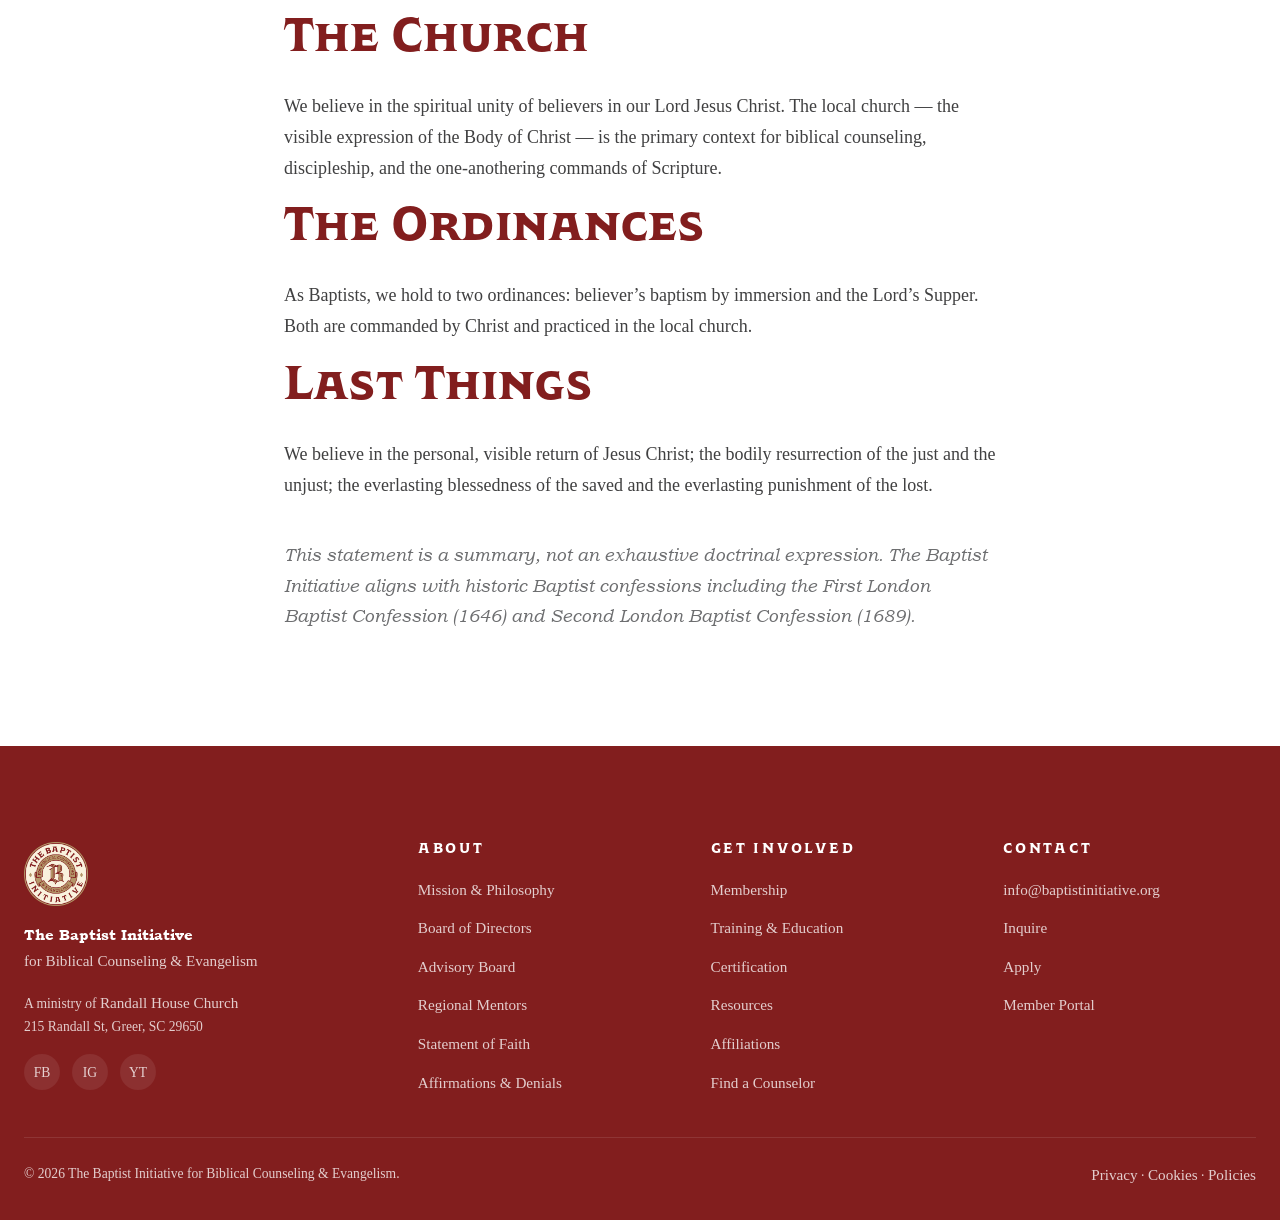
<file: about/statement-of-faith.html>
<!DOCTYPE html>
<html lang="en">
<head>
<meta charset="utf-8">
<meta name="viewport" content="width=device-width, initial-scale=1">
<title>Statement of Faith | The Baptist Initiative</title>
<meta name="description" content="The Statement of Faith of the Baptist Initiative.">
<link rel="icon" type="image/png" href="/assets/logos/baptist-initiative-logo.png">
<link rel="stylesheet" href="/assets/css/main.css?v=2">
</head>
<body>

<header class="nav" id="site-nav">
  <div class="nav-inner">
    <a class="nav-brand" href="/"><img src="/assets/logos/baptist-initiative-logo.png" alt="" width="44" height="44"><span class="nav-brand-text"><span class="nav-brand-title">Baptist Initiative</span><span class="nav-brand-sub">Counseling &amp; Evangelism</span></span></a>
    <button class="nav-toggle" aria-label="Open menu" aria-expanded="false"><svg viewBox="0 0 24 24" fill="none" stroke="currentColor" stroke-width="2"><path d="M3 6h18M3 12h18M3 18h18"/></svg></button>
    <nav><ul class="nav-menu">
      <li><a href="/" class="">Home</a></li>
      <li><a href="/about/" class="is-current">About</a></li>
      <li><a href="/membership/" class="">Membership</a></li>
      <li><a href="/training/" class="">Training</a></li>
      <li><a href="/certification/" class="">Certification</a></li>
      <li><a href="/resources/" class="">Resources</a></li>
      <li><a href="/find-a-counselor/" class="">Find a Counselor</a></li>
      <li><a class="btn btn-primary nav-cta" href="/about/#contact">Contact</a></li>
    </ul></nav>
  </div>
</header>

<section class="page-header" style="--header-image: url('/assets/img/freely.jpg');">
  <span class="eyebrow">Doctrine</span>
  <h1>Statement of Faith</h1>
  <p>The doctrinal convictions we hold together as the Baptist Initiative.</p>
  <div class="breadcrumbs"><a href="/">Home</a> &middot; <a href="/about/">About</a> &middot; Statement of Faith</div>
</section>

<section class="section">
  <div class="container-narrow">
    <article class="reveal">
      <h2>The Scriptures</h2>
      <p>We believe the Bible to be the inspired, infallible, and inerrant Word of God in the original autographs, the supreme and final authority in all matters of faith and practice (2 Tim. 3:16-17; 2 Pet. 1:20-21). The Scriptures are sufficient to equip the believer for every good work, including the work of counseling one another.</p>

      <h2>God</h2>
      <p>We believe in one true and living God, eternally existing in three Persons &mdash; Father, Son, and Holy Spirit &mdash; equal in power and glory; that this triune God created all, upholds all, and governs all things according to His sovereign will.</p>

      <h2>Jesus Christ</h2>
      <p>We believe in the deity of our Lord Jesus Christ (John 10:33), His virgin birth (Isa. 7:14; Matt. 1:23), His sinless life (Heb. 4:15; 7:26), His miracles (John 2:11), His vicarious and atoning death (1 Cor. 15:3; Eph. 1:7; Heb. 2:9), His bodily resurrection (John 11:25; 1 Cor. 15:4), His ascension to the right hand of the Father (Mark 16:19), and His personal return in power and glory (Acts 1:11; Rev. 19:11-16).</p>

      <h2>The Holy Spirit</h2>
      <p>We believe in the present ministry of the Holy Spirit by whose indwelling the Christian is enabled to live a godly life (Rom. 8:13-14; 1 Cor. 3:16; 6:19-20; Eph. 4:30; 5:18). The Spirit applies the Word to the human heart in counseling and sanctification.</p>

      <h2>Man, Sin, and Salvation</h2>
      <p>We believe that man was created in the image of God, but that through the sin of Adam he fell and is now in need of regeneration. Salvation is by grace through faith in the Lord Jesus Christ alone (Eph. 2:8-9). All who repent and believe are justified, adopted, and indwelt by the Spirit, and progressively sanctified into the image of Christ (Rom. 8:29).</p>

      <h2>The Church</h2>
      <p>We believe in the spiritual unity of believers in our Lord Jesus Christ. The local church &mdash; the visible expression of the Body of Christ &mdash; is the primary context for biblical counseling, discipleship, and the one-anothering commands of Scripture.</p>

      <h2>The Ordinances</h2>
      <p>As Baptists, we hold to two ordinances: believer&rsquo;s baptism by immersion and the Lord&rsquo;s Supper. Both are commanded by Christ and practiced in the local church.</p>

      <h2>Last Things</h2>
      <p>We believe in the personal, visible return of Jesus Christ; the bodily resurrection of the just and the unjust; the everlasting blessedness of the saved and the everlasting punishment of the lost.</p>

      <p style="margin-top: 2.5rem; color: var(--color-muted); font-style: italic;">This statement is a summary, not an exhaustive doctrinal expression. The Baptist Initiative aligns with historic Baptist confessions including the First London Baptist Confession (1646) and Second London Baptist Confession (1689).</p>
    </article>
  </div>
</section>

<footer class="footer">
  <div class="footer-inner">
    <div class="footer-brand"><img src="/assets/logos/baptist-initiative-logo.png" alt=""><p><strong style="color:#fff;">The Baptist Initiative</strong><br>for Biblical Counseling &amp; Evangelism</p><p style="font-size:0.85rem;">A ministry of <a href="https://www.randallhousegreer.com" target="_blank" rel="noopener">Randall House Church</a><br>215 Randall St, Greer, SC 29650</p><div class="footer-social"><a href="https://facebook.com/" aria-label="Facebook">FB</a><a href="https://instagram.com/" aria-label="Instagram">IG</a><a href="https://youtube.com/" aria-label="YouTube">YT</a></div></div>
    <div><h4>About</h4><ul><li><a href="/about/">Mission &amp; Philosophy</a></li><li><a href="/about/board.html">Board of Directors</a></li><li><a href="/about/advisory-board.html">Advisory Board</a></li><li><a href="/about/regional-mentors.html">Regional Mentors</a></li><li><a href="/about/statement-of-faith.html">Statement of Faith</a></li><li><a href="/about/affirmations-denials.html">Affirmations &amp; Denials</a></li></ul></div>
    <div><h4>Get Involved</h4><ul><li><a href="/membership/">Membership</a></li><li><a href="/training/">Training &amp; Education</a></li><li><a href="/certification/">Certification</a></li><li><a href="/resources/">Resources</a></li><li><a href="/affiliations/">Affiliations</a></li><li><a href="/find-a-counselor/">Find a Counselor</a></li></ul></div>
    <div><h4>Contact</h4><ul><li><a href="mailto:info@baptistinitiative.org">info@baptistinitiative.org</a></li><li><a href="/about/#contact">Inquire</a></li><li><a href="/about/#contact">Apply</a></li><li><a href="#">Member Portal</a></li></ul></div>
  </div>
  <div class="footer-bottom"><span>&copy; <span id="current-year">2026</span> The Baptist Initiative for Biblical Counseling &amp; Evangelism.</span><span><a href="#">Privacy</a> &middot; <a href="#">Cookies</a> &middot; <a href="#">Policies</a></span></div>
</footer>
<script src="/assets/js/main.js?v=2"></script>
</body>
</html>
</file>
<file: assets/css/main.css>
/* ==========================================================================
   The Baptist Initiative for Biblical Counseling & Evangelism

   Type system per designer Jay Dean:
     - Wakerobin Bold  -> ALL titles & subtitles ("DISPLAY IN WAKEROBIN!")
     - Bookman Old Style Regular -> body, paragraphs, Scripture references
     - Gotham (loaded) -> available as utility/UI font

   Brand palette (Jay's Color-Makes-A-Difference revised palette):
     #821E1E maroon, #B19568 gold, #404041 dark gray, #6D6E70 muted gray,
     #F8EFDC cream, #FFF5E6 light cream
   ========================================================================== */

/* ----- Font faces: actual brand fonts from baptistinitiative.org ----- */
@font-face {
  font-family: 'Wakerobin';
  src: url('../fonts/wakerobin-bold.otf') format('opentype');
  font-weight: 700;
  font-style: normal;
  font-display: swap;
}
@font-face {
  font-family: 'Wakerobin Compressed';
  src: url('../fonts/wakerobin-compressed-semi-bold.otf') format('opentype');
  font-weight: 600;
  font-style: normal;
  font-display: swap;
}

@font-face {
  font-family: 'Bookman Old Style';
  src: url('../fonts/bookmanoldstyle.ttf') format('truetype');
  font-weight: 400;
  font-style: normal;
  font-display: swap;
}
@font-face {
  font-family: 'Bookman Old Style';
  src: url('../fonts/bookmanoldstyle_italic.ttf') format('truetype');
  font-weight: 400;
  font-style: italic;
  font-display: swap;
}
@font-face {
  font-family: 'Bookman Old Style';
  src: url('../fonts/bookmanoldstyle_bold.ttf') format('truetype');
  font-weight: 700;
  font-style: normal;
  font-display: swap;
}
@font-face {
  font-family: 'Bookman Old Style';
  src: url('../fonts/bookmanoldstyle_bolditalic.ttf') format('truetype');
  font-weight: 700;
  font-style: italic;
  font-display: swap;
}

@font-face {
  font-family: 'Gotham';
  src: url('../fonts/Gotham-Book.otf') format('opentype');
  font-weight: 400;
  font-style: normal;
  font-display: swap;
}
@font-face {
  font-family: 'Gotham';
  src: url('../fonts/Gotham-BookItalic.otf') format('opentype');
  font-weight: 400;
  font-style: italic;
  font-display: swap;
}
@font-face {
  font-family: 'Gotham';
  src: url('../fonts/Gotham-Medium.otf') format('opentype');
  font-weight: 500;
  font-style: normal;
  font-display: swap;
}
@font-face {
  font-family: 'Gotham';
  src: url('../fonts/Gotham-Bold.otf') format('opentype');
  font-weight: 700;
  font-style: normal;
  font-display: swap;
}
@font-face {
  font-family: 'Gotham';
  src: url('../fonts/Gotham-Black.otf') format('opentype');
  font-weight: 900;
  font-style: normal;
  font-display: swap;
}

/* ----- Design tokens (Jay Dean's revised palette) ----- */
:root {
  --color-base: #ffffff;
  --color-contrast: #404041;       /* dark gray for body text */
  --color-primary: #821E1E;        /* brand maroon */
  --color-primary-dark: #5e1416;   /* deeper maroon for hover/accents */
  --color-secondary: #a83739;      /* lighter maroon for link hover */
  --color-tertiary: #FFF5E6;       /* light cream alt surface */
  --color-cream: #F8EFDC;          /* primary cream section background */
  --color-cream-soft: #FFF5E6;     /* lighter cream */
  --color-gold: #B19568;           /* brand gold (accent / eyebrows / rules) */
  --color-gold-dark: #8a7349;      /* deeper gold for hover */
  --color-muted: #6D6E70;          /* muted gray (secondary text) */

  /* Type: Wakerobin = display, Bookman = body (Jay's spec). */
  --font-display: 'Wakerobin', 'Bookman Old Style', Georgia, serif;
  --font-body: 'Bookman Old Style', Georgia, 'Times New Roman', serif;
  --font-ui: 'Gotham', 'Helvetica Neue', Helvetica, Arial, sans-serif;

  --container: 1274px;
  --container-narrow: 760px;
  --content: 621px;

  --space-1: 0.25rem;
  --space-2: min(1rem, 2.5vw);
  --space-3: min(2rem, 5vw);
  --space-4: min(4rem, 10vw);
  --space-5: min(6rem, 15vw);
  --space-6: min(8rem, 20vw);

  --radius-sm: 4px;
  --radius-md: 8px;
  --radius-lg: 18px;

  --shadow-sm: 0 1px 2px rgba(130, 30, 30, 0.06);
  --shadow-md: 0 8px 24px rgba(130, 30, 30, 0.08);
  --shadow-lg: 0 24px 64px rgba(130, 30, 30, 0.14);

  --transition: 0.4s cubic-bezier(0.22, 1, 0.36, 1);
}

/* ----- Reset & base ----- */
*, *::before, *::after { box-sizing: border-box; }

html { scroll-behavior: smooth; }

body {
  margin: 0;
  font-family: var(--font-body);
  font-weight: 400;
  font-size: clamp(1rem, 0.95rem + 0.25vw, 1.125rem);
  line-height: 1.7;
  color: var(--color-contrast);
  background: var(--color-base);
  -webkit-font-smoothing: antialiased;
  text-rendering: optimizeLegibility;
  overflow-x: hidden;
}

img, svg { display: block; max-width: 100%; height: auto; }

a {
  color: var(--color-secondary);
  text-decoration: none;
  transition: color 0.2s ease;
}
a:hover { color: var(--color-primary); text-decoration: underline; text-decoration-thickness: 0.5px; text-underline-offset: 0.2em; }

/* Wakerobin for titles & subtitles (per Jay's PDF: "DISPLAY IN WAKEROBIN!" / "Subtitles in Wakerobin too?") */
h1, h2, h3, h4, h5 {
  font-family: var(--font-display);
  color: var(--color-primary);
  line-height: 1.05;
  letter-spacing: 0;
  margin: 0 0 0.5em;
  font-weight: 700;             /* Wakerobin Bold */
  text-transform: none;
}
h1 { font-size: clamp(2.6rem, 1.8rem + 4.5vw, 5.2rem); line-height: 0.98; }
h2 { font-size: clamp(2rem, 1.4rem + 2.5vw, 3.2rem); }
h3 { font-size: clamp(1.5rem, 1.15rem + 1.4vw, 2.15rem); }
h4 { font-size: clamp(1.2rem, 1rem + 0.8vw, 1.55rem); }
p { margin: 0 0 1em; }

/* "Eyebrows" are subtitle-like labels — also Wakerobin per Jay */
.eyebrow {
  display: inline-block;
  font-family: var(--font-display);
  font-size: 0.95rem;
  font-weight: 700;
  letter-spacing: 0.05em;
  text-transform: uppercase;
  color: var(--color-gold);
  margin-bottom: 0.75rem;
}

/* Scripture / quotes in Bookman Regular per Jay's PDF:
   "Thou shalt still use Bookman Old Style Regular for Scripture references…" */
blockquote, .scripture {
  margin: 2rem 0;
  padding: 1.25rem 1.75rem;
  border-left: 3px solid var(--color-gold);
  font-family: var(--font-body);
  font-style: italic;
  font-size: 1.05rem;
  color: var(--color-primary);
  background: var(--color-cream);
  border-radius: var(--radius-md);
}
blockquote em, .scripture em { font-style: normal; }

/* ----- Layout helpers ----- */
.container { width: min(100%, var(--container)); margin: 0 auto; padding: 0 1.5rem; }
.container-narrow { width: min(100%, var(--container-narrow)); margin: 0 auto; padding: 0 1.5rem; }
.section { padding: var(--space-5) 0; }
.section-tight { padding: var(--space-4) 0; }
.section-cream { background: var(--color-cream); }
.section-tertiary { background: var(--color-tertiary); }
.section-primary { background: var(--color-primary); color: #f9e8e9; }
.section-primary h1, .section-primary h2, .section-primary h3 { color: #ffffff; }
.section-primary .eyebrow { color: var(--color-gold); }

.grid { display: grid; gap: 2rem; }
.grid-2 { grid-template-columns: repeat(auto-fit, minmax(280px, 1fr)); }
.grid-3 { grid-template-columns: repeat(auto-fit, minmax(260px, 1fr)); }
.grid-4 { grid-template-columns: repeat(auto-fit, minmax(220px, 1fr)); }

.center { text-align: center; }
.lead { font-size: 1.2rem; color: var(--color-contrast); max-width: 65ch; }

/* ----- Buttons (Gotham Medium per Jay — clean UI sans, not display Wakerobin) ----- */
.btn {
  display: inline-flex;
  align-items: center;
  gap: 0.5rem;
  padding: 0.85rem 1.75rem;
  font-family: var(--font-ui);
  font-weight: 500;
  font-size: 0.95rem;
  letter-spacing: 0.06em;
  text-transform: uppercase;
  text-decoration: none;
  border-radius: 999px;
  border: 2px solid transparent;
  cursor: pointer;
  transition: all 0.25s ease;
}
.btn-primary { background: var(--color-primary); color: #ffffff; }
.btn-primary:hover { background: var(--color-secondary); color: #ffffff; text-decoration: none; transform: translateY(-1px); box-shadow: var(--shadow-md); }
.btn-outline { background: transparent; color: var(--color-primary); border-color: var(--color-primary); }
.btn-outline:hover { background: var(--color-primary); color: #ffffff; text-decoration: none; }
.btn-ghost { background: transparent; color: var(--color-primary); padding: 0.5rem 0.75rem; }
.btn-ghost:hover { color: var(--color-secondary); text-decoration: none; }
.btn-light { background: #ffffff; color: var(--color-primary); }
.btn-light:hover { background: var(--color-cream); }
.btn-row { display: flex; flex-wrap: wrap; gap: 0.75rem; }

/* ============================================================
   Top navigation
   ============================================================ */
.nav {
  position: fixed;
  inset: 0 0 auto 0;
  z-index: 100;
  background: rgba(255, 255, 255, 0.92);
  backdrop-filter: saturate(180%) blur(14px);
  -webkit-backdrop-filter: saturate(180%) blur(14px);
  border-bottom: 1px solid rgba(130, 30, 30, 0.06);
  transition: background 0.3s ease, box-shadow 0.3s ease, padding 0.3s ease;
}
.nav.is-scrolled { box-shadow: var(--shadow-sm); }
.nav-inner {
  max-width: var(--container);
  margin: 0 auto;
  padding: 0.85rem 1.5rem;
  display: flex;
  align-items: center;
  justify-content: space-between;
  gap: 1rem;
}
.nav-brand {
  display: flex;
  align-items: center;
  gap: 0.75rem;
  text-decoration: none;
  color: var(--color-primary);
}
.nav-brand img { width: 44px; height: 44px; }
.nav-brand-text {
  display: flex;
  flex-direction: column;
  line-height: 1.05;
}
.nav-brand-title {
  font-family: var(--font-display);
  font-weight: 700;
  font-size: 1.05rem;
  letter-spacing: -0.01em;
}
.nav-brand-sub {
  font-size: 0.72rem;
  letter-spacing: 0.16em;
  text-transform: uppercase;
  color: var(--color-muted);
}

.nav-menu {
  display: flex;
  align-items: center;
  gap: 0.25rem;
  list-style: none;
  margin: 0;
  padding: 0;
}
.nav-menu li { position: relative; }
.nav-menu a {
  display: block;
  padding: 0.55rem 0.85rem;
  color: var(--color-primary);
  font-size: 0.95rem;
  font-weight: 500;
  border-radius: 6px;
  text-decoration: none;
  transition: background 0.2s ease;
}
.nav-menu a:hover { background: var(--color-tertiary); text-decoration: none; }
.nav-menu a.is-current { color: var(--color-primary); background: var(--color-tertiary); }

.nav-cta { padding: 0.5rem 1.1rem; font-size: 0.92rem; }

/* mobile dropdown */
.nav-submenu {
  position: absolute;
  top: 100%;
  left: 0;
  min-width: 240px;
  padding: 0.5rem;
  background: #fff;
  border-radius: var(--radius-md);
  box-shadow: var(--shadow-md);
  opacity: 0;
  transform: translateY(-8px);
  pointer-events: none;
  transition: opacity 0.18s ease, transform 0.18s ease;
  list-style: none;
  margin: 0;
}
.nav-menu li:hover > .nav-submenu,
.nav-menu li:focus-within > .nav-submenu {
  opacity: 1;
  transform: translateY(0);
  pointer-events: auto;
}
.nav-submenu a { font-size: 0.9rem; padding: 0.5rem 0.75rem; }

.nav-toggle {
  display: none;
  background: transparent;
  border: 0;
  color: var(--color-primary);
  padding: 0.5rem;
  cursor: pointer;
}
.nav-toggle svg { width: 28px; height: 28px; }

@media (max-width: 960px) {
  .nav-toggle { display: block; }
  .nav-menu {
    position: fixed;
    inset: 72px 0 0 0;
    background: #ffffff;
    flex-direction: column;
    align-items: stretch;
    padding: 1.25rem;
    gap: 0.25rem;
    overflow-y: auto;
    transform: translateY(-110%);
    transition: transform 0.3s ease;
    box-shadow: var(--shadow-lg);
  }
  .nav-menu.is-open { transform: translateY(0); }
  .nav-menu a { padding: 0.9rem 0.75rem; font-size: 1.05rem; border-radius: var(--radius-md); }
  .nav-submenu {
    position: static;
    opacity: 1;
    transform: none;
    pointer-events: auto;
    box-shadow: none;
    padding-left: 1rem;
    padding-top: 0;
    background: transparent;
  }
  .nav-cta { margin-top: 0.75rem; align-self: flex-start; }
}

/* ============================================================
   Hero
   ============================================================ */
.hero {
  position: relative;
  padding: 9rem 1.5rem 5rem;
  min-height: clamp(560px, 92vh, 880px);
  display: flex;
  align-items: center;
  overflow: hidden;
  background:
    radial-gradient(1200px 600px at 80% 10%, rgba(201, 169, 97, 0.16), transparent 60%),
    radial-gradient(900px 500px at 10% 90%, rgba(177, 149, 104, 0.20), transparent 60%),
    linear-gradient(180deg, #FFF5E6 0%, #f4e8d8 100%);
}
.hero-inner {
  position: relative;
  z-index: 2;
  max-width: var(--container);
  margin: 0 auto;
  width: 100%;
  display: grid;
  grid-template-columns: 1.05fr 0.95fr;
  gap: clamp(2rem, 5vw, 5rem);
  align-items: center;
}
.hero-copy h1 span { color: var(--color-gold); font-style: italic; font-weight: 400; }
.hero-copy .lead { margin-top: 1.25rem; }
.hero-actions { margin-top: 2rem; display: flex; flex-wrap: wrap; gap: 0.75rem; }

.hero-figure {
  position: relative;
  aspect-ratio: 4 / 5;
  border-radius: var(--radius-lg);
  overflow: hidden;
  box-shadow: var(--shadow-lg);
}
.hero-figure img {
  width: 100%; height: 100%; object-fit: cover;
  transform: scale(1.05);
  transition: transform 8s ease;
}
.hero-figure::after {
  content: "";
  position: absolute; inset: 0;
  background: linear-gradient(180deg, transparent 60%, rgba(94, 20, 22, 0.45));
}
.hero-mark {
  position: absolute;
  right: -36px;
  bottom: -36px;
  width: 200px;
  height: 200px;
  background: #fff;
  border-radius: 50%;
  display: grid;
  place-items: center;
  box-shadow: var(--shadow-md);
}
.hero-mark img { width: 75%; height: 75%; object-fit: contain; }

.hero-scroll {
  position: absolute;
  bottom: 1.5rem;
  left: 50%;
  transform: translateX(-50%);
  text-align: center;
  z-index: 3;
  color: var(--color-primary);
  font-size: 0.78rem;
  letter-spacing: 0.22em;
  text-transform: uppercase;
}
.hero-scroll::after {
  content: "↓";
  display: block;
  font-size: 1.3rem;
  margin-top: 0.4rem;
  animation: bob 2.2s ease-in-out infinite;
}

@keyframes bob { 0%,100% { transform: translateY(0); opacity: 0.65; } 50% { transform: translateY(8px); opacity: 1; } }

@media (max-width: 860px) {
  .hero { padding: 7rem 1.5rem 3rem; min-height: auto; }
  .hero-inner { grid-template-columns: 1fr; }
  .hero-figure { aspect-ratio: 4 / 4; }
}

/* ============================================================
   Page header (interior pages)
   ============================================================ */
.page-header {
  padding: 9rem 1.5rem 4rem;
  background:
    linear-gradient(135deg, rgba(130, 30, 30, 0.88) 0%, rgba(94, 20, 22, 0.78) 100%),
    var(--header-image, linear-gradient(135deg, #821E1E, #5e1416));
  background-size: cover;
  background-position: center;
  color: #ffffff;
  text-align: center;
}
.page-header h1 { color: #ffffff; }
.page-header .eyebrow { color: var(--color-gold); }
.page-header p { color: rgba(255, 255, 255, 0.85); max-width: 64ch; margin: 1rem auto 0; }

.breadcrumbs {
  font-size: 0.85rem;
  color: rgba(255, 255, 255, 0.7);
  margin-top: 1.25rem;
}
.breadcrumbs a { color: rgba(255, 255, 255, 0.85); }
.breadcrumbs a:hover { color: #ffffff; }

/* ============================================================
   Card + media patterns
   ============================================================ */
.card {
  background: #ffffff;
  border-radius: var(--radius-lg);
  padding: 2rem;
  box-shadow: var(--shadow-sm);
  border: 1px solid rgba(130, 30, 30, 0.06);
  transition: transform var(--transition), box-shadow var(--transition);
}
.card:hover { transform: translateY(-4px); box-shadow: var(--shadow-md); }
.card h3 { margin-top: 0; }
.card-icon {
  width: 56px; height: 56px;
  border-radius: 14px;
  background: var(--color-tertiary);
  color: var(--color-primary);
  display: grid; place-items: center;
  font-family: var(--font-display);
  font-weight: 700;
  font-size: 1.4rem;
  margin-bottom: 1.25rem;
}

.feature-row {
  display: grid;
  grid-template-columns: 1.1fr 0.9fr;
  gap: clamp(2rem, 5vw, 5rem);
  align-items: center;
  margin: var(--space-4) 0;
}
.feature-row.reverse { grid-template-columns: 0.9fr 1.1fr; }
.feature-row.reverse .feature-figure { order: -1; }
.feature-figure {
  border-radius: var(--radius-lg);
  overflow: hidden;
  box-shadow: var(--shadow-md);
  aspect-ratio: 4 / 3;
}
.feature-figure img { width: 100%; height: 100%; object-fit: cover; }

@media (max-width: 800px) {
  .feature-row, .feature-row.reverse { grid-template-columns: 1fr; }
  .feature-row.reverse .feature-figure { order: 0; }
}

/* parallax band */
.parallax {
  position: relative;
  min-height: 60vh;
  background-attachment: fixed;
  background-size: cover;
  background-position: center;
  display: grid;
  place-items: center;
  text-align: center;
  color: #fff;
  padding: var(--space-5) 1.5rem;
}
.parallax::before {
  content: "";
  position: absolute; inset: 0;
  background: linear-gradient(135deg, rgba(130, 30, 30, 0.86), rgba(94, 20, 22, 0.72));
}
.parallax > * { position: relative; z-index: 2; }
.parallax h2 { color: #fff; max-width: 22ch; margin: 0 auto; }
.parallax p { color: rgba(255,255,255,0.85); max-width: 60ch; margin: 1rem auto 1.5rem; }
@media (hover: none) and (pointer: coarse) {
  .parallax { background-attachment: scroll; }
}

/* photo gallery strip */
.photo-strip {
  display: grid;
  grid-template-columns: repeat(auto-fit, minmax(200px, 1fr));
  gap: 1rem;
}
.photo-strip img {
  aspect-ratio: 4 / 5;
  object-fit: cover;
  border-radius: var(--radius-md);
  transition: transform 0.5s ease, filter 0.5s ease;
}
.photo-strip img:hover { transform: scale(1.03); filter: saturate(1.1); }

/* Pillar list */
.pillars { counter-reset: pillar; }
.pillar {
  display: grid;
  grid-template-columns: 64px 1fr;
  gap: 1.25rem;
  align-items: start;
  padding: 1.25rem 0;
  border-bottom: 1px solid rgba(130, 30, 30, 0.08);
}
.pillar:last-child { border-bottom: 0; }
.pillar::before {
  counter-increment: pillar;
  content: counter(pillar, decimal-leading-zero);
  font-family: var(--font-display);
  font-weight: 500;
  color: var(--color-gold);
  font-size: 1.5rem;
  letter-spacing: -0.02em;
}
.pillar h3 { margin: 0 0 0.25rem; font-size: 1.25rem; }
.pillar p { margin: 0; color: var(--color-contrast); }

/* ============================================================
   Footer
   ============================================================ */
.footer {
  background: var(--color-primary);
  color: rgba(255, 255, 255, 0.78);
  padding: var(--space-5) 1.5rem var(--space-3);
}
.footer-inner {
  max-width: var(--container);
  margin: 0 auto;
  display: grid;
  grid-template-columns: 1.4fr repeat(3, 1fr);
  gap: 2.5rem;
}
.footer h4 {
  color: #ffffff;
  font-family: var(--font-display);
  font-size: 0.95rem;
  letter-spacing: 0.18em;
  text-transform: uppercase;
  margin: 0 0 1rem;
}
.footer ul { list-style: none; padding: 0; margin: 0; }
.footer li { margin-bottom: 0.5rem; }
.footer a { color: rgba(255, 255, 255, 0.78); font-size: 0.95rem; }
.footer a:hover { color: #ffffff; text-decoration: none; }

.footer-brand img { width: 64px; height: 64px; margin-bottom: 1rem; }
.footer-brand p { font-size: 0.95rem; }
.footer-social { display: flex; gap: 0.75rem; margin-top: 1rem; }
.footer-social a {
  width: 36px; height: 36px;
  border-radius: 50%;
  background: rgba(255, 255, 255, 0.08);
  display: grid; place-items: center;
  font-size: 0.85rem;
}
.footer-social a:hover { background: var(--color-gold); color: var(--color-primary); }

.footer-bottom {
  max-width: var(--container);
  margin: var(--space-3) auto 0;
  padding-top: 1.5rem;
  border-top: 1px solid rgba(255, 255, 255, 0.1);
  display: flex;
  justify-content: space-between;
  flex-wrap: wrap;
  gap: 1rem;
  font-size: 0.85rem;
}

@media (max-width: 760px) {
  .footer-inner { grid-template-columns: 1fr 1fr; }
}
@media (max-width: 480px) {
  .footer-inner { grid-template-columns: 1fr; }
}

/* ============================================================
   Scroll reveal
   ============================================================ */
.reveal {
  opacity: 0;
  transform: translateY(28px);
  transition: opacity 0.9s ease, transform 0.9s cubic-bezier(0.22, 1, 0.36, 1);
  will-change: opacity, transform;
}
.reveal.is-visible { opacity: 1; transform: translateY(0); }
.reveal.delay-1 { transition-delay: 0.1s; }
.reveal.delay-2 { transition-delay: 0.2s; }
.reveal.delay-3 { transition-delay: 0.3s; }
.reveal.delay-4 { transition-delay: 0.4s; }

.reveal-left { transform: translateX(-28px); }
.reveal-left.is-visible { transform: translateX(0); }
.reveal-right { transform: translateX(28px); }
.reveal-right.is-visible { transform: translateX(0); }
.reveal-scale { transform: scale(0.96); }
.reveal-scale.is-visible { transform: scale(1); }

@media (prefers-reduced-motion: reduce) {
  *, *::before, *::after { animation: none !important; transition: none !important; }
  .reveal { opacity: 1; transform: none; }
}

/* ============================================================
   Page-specific patterns
   ============================================================ */
/* Roster cards (board, mentors) */
.roster {
  display: grid;
  grid-template-columns: repeat(auto-fit, minmax(220px, 1fr));
  gap: 1.5rem;
}
.roster-card {
  text-align: center;
  background: #fff;
  border-radius: var(--radius-lg);
  padding: 2rem 1.25rem;
  border: 1px solid rgba(130, 30, 30, 0.06);
  transition: transform 0.4s ease;
}
.roster-card:hover { transform: translateY(-3px); }
.roster-avatar {
  width: 96px; height: 96px;
  border-radius: 50%;
  background: var(--color-tertiary);
  color: var(--color-primary);
  display: grid; place-items: center;
  margin: 0 auto 1rem;
  font-family: var(--font-display);
  font-size: 1.6rem;
  font-weight: 500;
}
.roster-card h4 { margin: 0; font-size: 1.1rem; }
.roster-role { color: var(--color-muted); font-size: 0.9rem; margin-top: 0.15rem; }

/* Accordion (used on training/cert pages) */
.acc { border-top: 1px solid rgba(130, 30, 30, 0.10); }
.acc-item { border-bottom: 1px solid rgba(130, 30, 30, 0.10); }
.acc-trigger {
  width: 100%;
  background: transparent;
  border: 0;
  text-align: left;
  padding: 1.25rem 0;
  font-family: var(--font-display);
  font-weight: 500;
  font-size: 1.15rem;
  color: var(--color-primary);
  cursor: pointer;
  display: flex;
  justify-content: space-between;
  align-items: center;
  gap: 1rem;
}
.acc-trigger::after {
  content: "+";
  font-size: 1.7rem;
  font-weight: 300;
  color: var(--color-gold);
  transition: transform 0.3s ease;
}
.acc-item.is-open .acc-trigger::after { content: "−"; }
.acc-content {
  max-height: 0;
  overflow: hidden;
  transition: max-height 0.4s ease;
}
.acc-content-inner { padding: 0 0 1.5rem; color: var(--color-contrast); }
.acc-content-inner ul { padding-left: 1.5rem; }
.acc-content-inner li { margin-bottom: 0.35rem; }

/* Tiered bands */
.tier {
  background: #fff;
  border-radius: var(--radius-lg);
  padding: 2.5rem;
  border: 1px solid rgba(130, 30, 30, 0.08);
  box-shadow: var(--shadow-sm);
}
.tier.tier-featured {
  background: linear-gradient(160deg, var(--color-primary), var(--color-secondary));
  color: #ffffff;
  border-color: transparent;
}
.tier.tier-featured h3 { color: #ffffff; }
.tier.tier-featured .tier-price { color: var(--color-gold); }
.tier h3 { margin-top: 0; }
.tier-price { font-family: var(--font-display); font-size: 2.2rem; color: var(--color-primary); margin: 0.5rem 0 1rem; font-weight: 500; }
.tier ul { list-style: none; padding: 0; margin: 0 0 1.5rem; }
.tier li { padding: 0.4rem 0 0.4rem 1.4rem; position: relative; }
.tier li::before {
  content: "✓";
  position: absolute; left: 0; top: 0.4rem;
  color: var(--color-gold);
  font-weight: 700;
}

/* Phase tabs (training) */
.phase {
  display: grid;
  grid-template-columns: 80px 1fr;
  gap: 1.5rem;
  padding: 1.75rem;
  background: #fff;
  border-radius: var(--radius-lg);
  border: 1px solid rgba(130, 30, 30, 0.08);
  margin-bottom: 1.25rem;
}
.phase-num {
  font-family: var(--font-display);
  font-size: 3rem;
  color: var(--color-gold);
  line-height: 1;
}
.phase h3 { margin-top: 0; }

/* Resource grid */
.resource-grid {
  display: grid;
  grid-template-columns: repeat(auto-fit, minmax(220px, 1fr));
  gap: 1.25rem;
}
.resource {
  background: #fff;
  border-radius: var(--radius-md);
  padding: 1.5rem;
  border: 1px solid rgba(130, 30, 30, 0.08);
  text-align: left;
  transition: all 0.3s ease;
}
.resource:hover { transform: translateY(-2px); box-shadow: var(--shadow-md); }
.resource-type {
  display: inline-block;
  font-size: 0.7rem;
  letter-spacing: 0.18em;
  text-transform: uppercase;
  color: var(--color-gold);
  font-weight: 700;
  margin-bottom: 0.5rem;
}
.resource h4 { margin: 0.25rem 0 0.5rem; }
.resource p { color: var(--color-muted); font-size: 0.9rem; margin: 0; }

/* Reading-list section */
.reading-section { margin-bottom: 2.5rem; }
.reading-section h3 { font-size: 1.4rem; color: var(--color-primary); margin-bottom: 0.5rem; }
.reading-section .book-list {
  list-style: none;
  padding: 0;
  margin: 0;
  columns: 2;
  column-gap: 2rem;
}
.reading-section .book-list li {
  break-inside: avoid;
  padding: 0.45rem 0 0.45rem 1rem;
  border-left: 2px solid var(--color-tertiary);
  margin-bottom: 0.35rem;
  font-size: 0.95rem;
}
@media (max-width: 700px) {
  .reading-section .book-list { columns: 1; }
}

/* CTA band */
.cta-band {
  background: linear-gradient(135deg, var(--color-primary), var(--color-secondary));
  color: #ffffff;
  border-radius: var(--radius-lg);
  padding: clamp(2rem, 4vw, 4rem);
  text-align: center;
  margin: var(--space-4) 0;
}
.cta-band h2 { color: #fff; }
.cta-band p { color: rgba(255,255,255,0.85); max-width: 56ch; margin: 1rem auto 1.5rem; }
.cta-band .btn-light { background: var(--color-gold); color: var(--color-primary); }
.cta-band .btn-light:hover { background: #ffffff; }

/* Stat row */
.stats {
  display: grid;
  grid-template-columns: repeat(auto-fit, minmax(160px, 1fr));
  gap: 1.5rem;
  text-align: center;
}
.stat-num {
  font-family: var(--font-display);
  font-size: clamp(2.4rem, 1.5rem + 3vw, 3.4rem);
  font-weight: 500;
  color: var(--color-gold);
  line-height: 1;
}
.stat-label {
  font-size: 0.85rem;
  letter-spacing: 0.16em;
  text-transform: uppercase;
  color: rgba(255,255,255,0.7);
  margin-top: 0.5rem;
}

/* Find-a-counselor directory */
.directory-search {
  display: grid;
  grid-template-columns: 1fr auto;
  gap: 0.5rem;
  max-width: 640px;
  margin: 0 auto 2rem;
}
.directory-search input {
  width: 100%;
  padding: 0.9rem 1.1rem;
  border: 1px solid rgba(130, 30, 30, 0.15);
  border-radius: 999px;
  font-family: var(--font-body);
  font-size: 1rem;
}
.counselor-card {
  background: #fff;
  border-radius: var(--radius-lg);
  padding: 1.75rem;
  border: 1px solid rgba(130, 30, 30, 0.08);
}
.counselor-card h4 { margin: 0; }
.counselor-card .role { color: var(--color-muted); font-size: 0.9rem; margin: 0.15rem 0 0.75rem; }
.counselor-card .meta { font-size: 0.9rem; color: var(--color-contrast); }
.counselor-card .meta strong { color: var(--color-primary); font-weight: 500; }

/* Print-friendly fallback */
@media print {
  .nav, .footer, .hero-scroll { display: none; }
}
</file>
